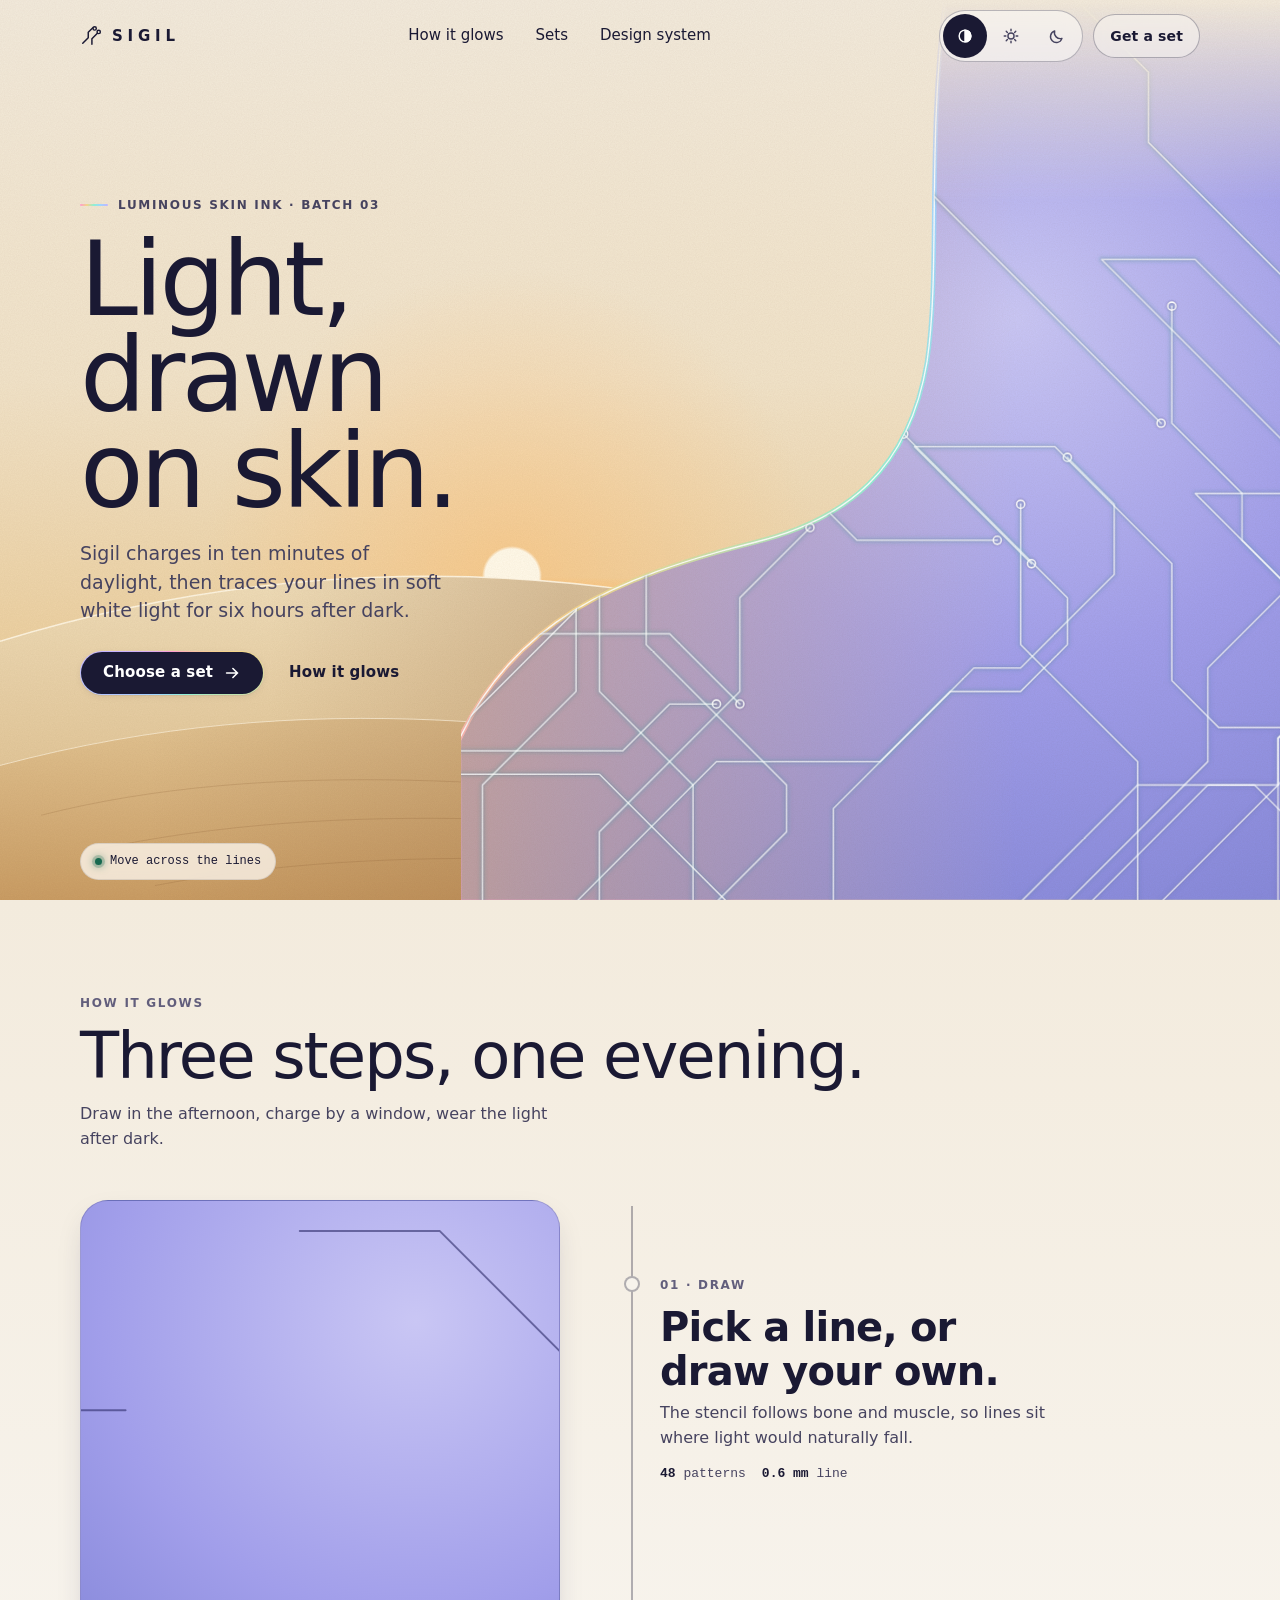
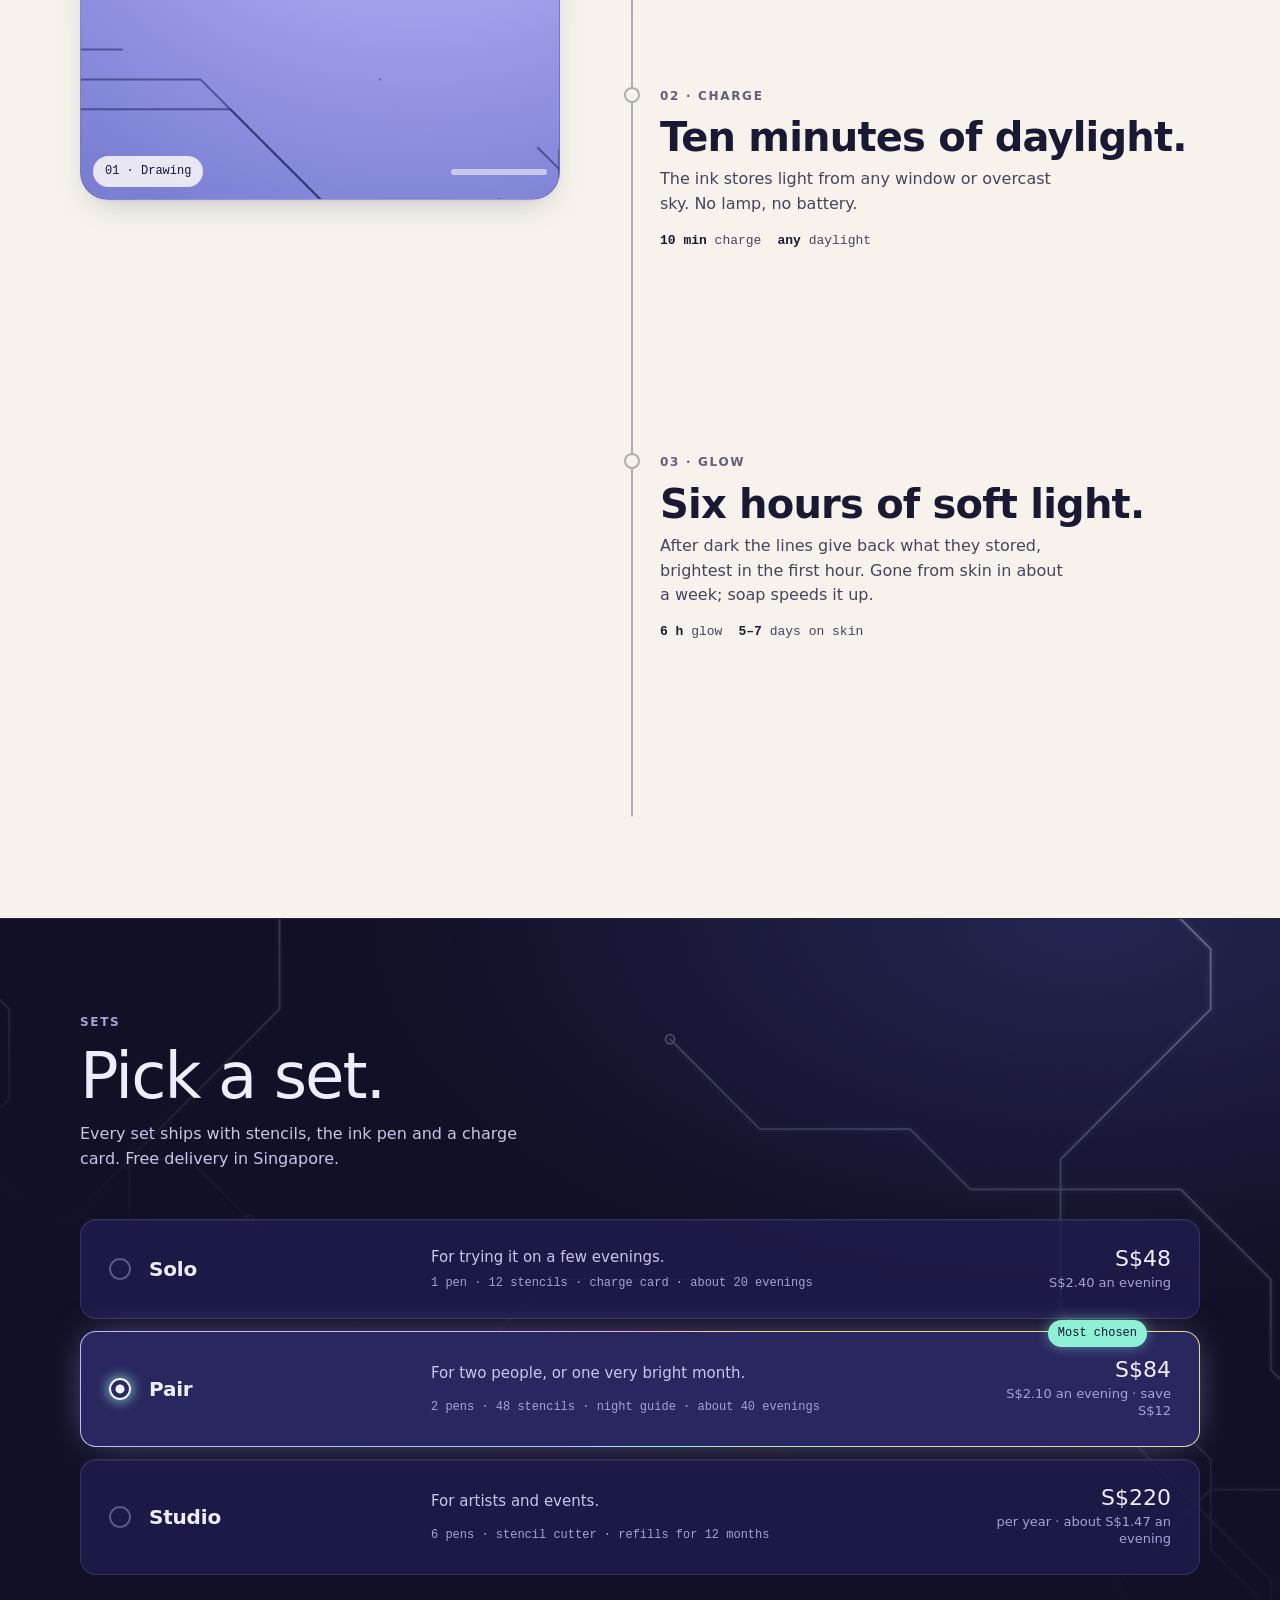
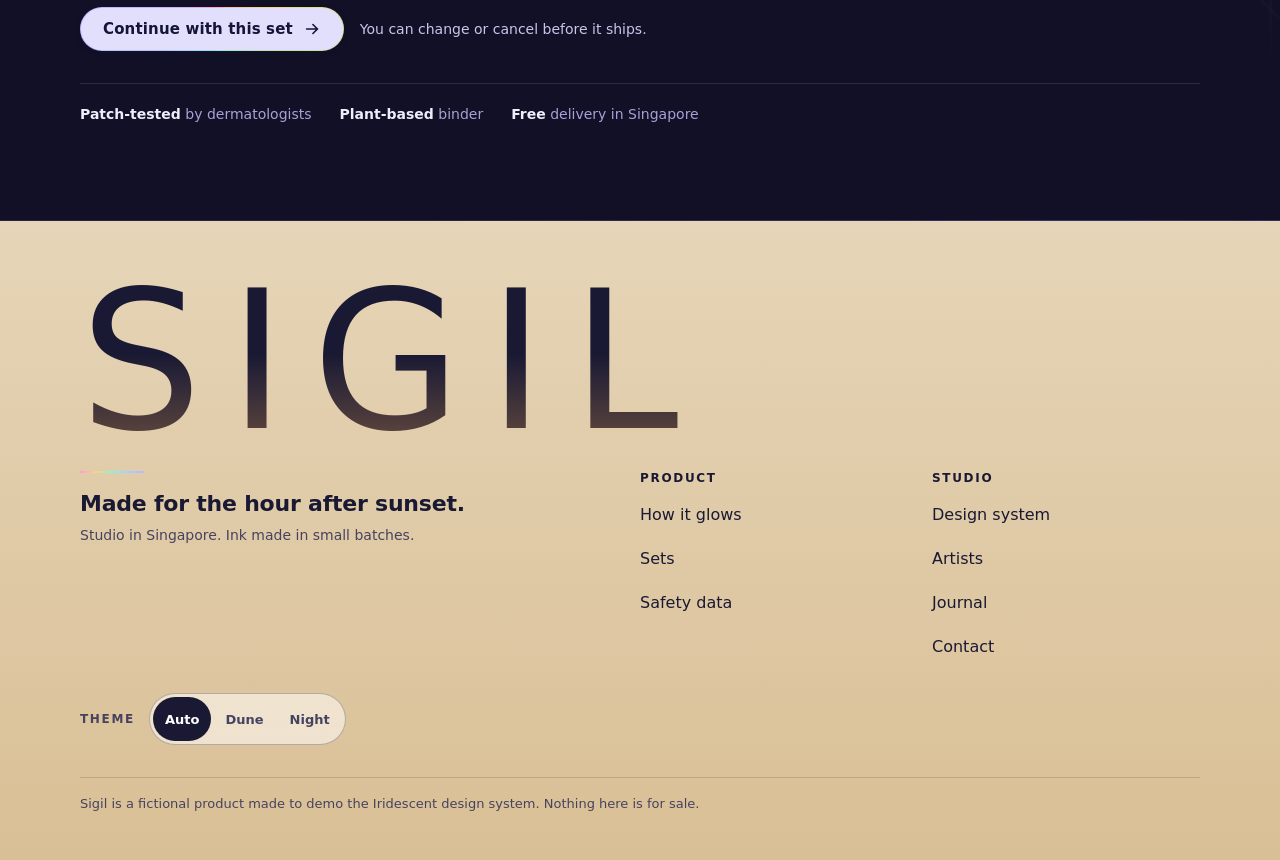
<file: index.html>
<!doctype html>
<html lang="en">
<head>
<meta charset="utf-8">
<meta name="viewport" content="width=device-width, initial-scale=1, viewport-fit=cover">
<meta name="color-scheme" content="light dark">
<meta name="theme-color" content="#efe9de" media="(prefers-color-scheme: light)">
<meta name="theme-color" content="#0f0e2b" media="(prefers-color-scheme: dark)">
<link rel="icon" href="favicon.svg" type="image/svg+xml">
<script>/* Runs before paint: apply the remembered theme and the effective mode so there is no flash. */
(function () { var r = document.documentElement, t = 'auto'; try { t = localStorage.getItem('iridescent-theme') || 'auto'; } catch (e) {}
  if (t === 'light' || t === 'dark') r.setAttribute('data-theme', t);
  r.dataset.mode = t === 'auto' ? (matchMedia('(prefers-color-scheme: dark)').matches ? 'dark' : 'light') : t; })();
</script>
<title>Sigil — light, drawn on skin</title>
<meta name="description" content="Sigil is a fictional skin-safe luminous ink. Demo page for the Iridescent design system.">
<style>
/* Generated from tokens.json by build.mjs. Do not edit by hand. */
:root {
  --p-skin-100: #e4e3fa;
  --p-skin-200: #cfcdf6;
  --p-skin-300: #b9b6f0;
  --p-skin-400: #a4a4ea;
  --p-skin-500: #8f93e0;
  --p-skin-700: #4a4ea6;
  --p-skin-900: #22234d;
  --p-dune-50: #f7f3ec;
  --p-dune-100: #ece7dc;
  --p-dune-200: #e6d5b8;
  --p-dune-400: #c9a577;
  --p-dune-700: #7a5a30;
  --p-ink-900: #1a1933;
  --p-ink-700: #46435f;
  --p-ink-500: #625e7c;
  --p-night-900: #100f24;
  --p-night-800: #17173a;
  --p-night-700: #212152;
  --p-night-600: #2c2c63;
  --p-eye-500: #2b7fe6;
  --p-eye-300: #7cc4ff;
  --p-foil-pink: #ff9bd2;
  --p-foil-gold: #f4d58a;
  --p-foil-mint: #8ef0d4;
  --p-foil-blue: #9fd6ff;
  --p-foil-lilac: #c4b3ff;
  --p-light: #ffffff;
  --grad-foil: conic-gradient(from var(--foil-angle, 0deg), #ff9bd2, #f4d58a, #8ef0d4, #9fd6ff, #c4b3ff, #ff9bd2);
  --grad-foil-linear: linear-gradient(100deg, #ff9bd2 0%, #f4d58a 25%, #8ef0d4 50%, #9fd6ff 72%, #c4b3ff 100%);
  --grad-skin: radial-gradient(120% 90% at 30% 20%, #cfcdf6 0%, #b9b6f0 45%, #a4a4ea 100%);
  --grad-dune: linear-gradient(180deg, #ece7dc 0%, #e6d5b8 60%, #c9a577 100%);
  --font-display: "Avenir Next", "Avenir", Jost, Futura, "Century Gothic", "Segoe UI Variable Display", system-ui, sans-serif;
  --font-body: -apple-system, BlinkMacSystemFont, "Segoe UI Variable Text", "Segoe UI", Inter, Roboto, system-ui, sans-serif;
  --font-mono: ui-monospace, "SF Mono", "JetBrains Mono", "IBM Plex Mono", Menlo, Consolas, monospace;
  --type-display-xl-size: clamp(3.4rem, 1.9rem + 6.6vw, 6.5rem);
  --type-display-xl-line: 0.92;
  --type-display-xl-weight: 500;
  --type-display-xl-tracking: -0.035em;
  --type-display-size: clamp(2.25rem, 1.5rem + 3.6vw, 4rem);
  --type-display-line: 1.0;
  --type-display-weight: 500;
  --type-display-tracking: -0.03em;
  --type-h1-size: clamp(1.75rem, 1.4rem + 1.6vw, 2.5rem);
  --type-h1-line: 1.1;
  --type-h1-weight: 600;
  --type-h1-tracking: -0.02em;
  --type-h2-size: 1.375rem;
  --type-h2-line: 1.2;
  --type-h2-weight: 600;
  --type-h2-tracking: -0.01em;
  --type-body-l-size: 1.1875rem;
  --type-body-l-line: 1.5;
  --type-body-l-weight: 400;
  --type-body-l-tracking: 0;
  --type-body-size: 1rem;
  --type-body-line: 1.55;
  --type-body-weight: 400;
  --type-body-tracking: 0;
  --type-small-size: 0.875rem;
  --type-small-line: 1.45;
  --type-small-weight: 400;
  --type-small-tracking: 0.005em;
  --type-label-size: 0.75rem;
  --type-label-line: 1.2;
  --type-label-weight: 600;
  --type-label-tracking: 0.14em;
  --space-0: 0;
  --space-1: 4px;
  --space-2: 8px;
  --space-3: 12px;
  --space-4: 16px;
  --space-5: 24px;
  --space-6: 32px;
  --space-7: 48px;
  --space-8: 64px;
  --space-9: 96px;
  --space-10: 144px;
  --radius-xs: 6px;
  --radius-s: 10px;
  --radius-m: 16px;
  --radius-l: 28px;
  --radius-pill: 999px;
  --elev-0: none;
  --elev-1: 0 1px 0 rgba(26,25,51,0.06), 0 2px 8px -2px rgba(26,25,51,0.10);
  --elev-2: 0 1px 0 rgba(26,25,51,0.05), 0 12px 32px -12px rgba(34,35,77,0.28);
  --elev-3: 0 30px 80px -24px rgba(34,35,77,0.45);
  --elev-glow: 0 0 0 1px rgba(255,255,255,0.6), 0 0 18px 2px rgba(196,179,255,0.55), 0 0 42px 6px rgba(142,240,212,0.25);
  --ease-out: cubic-bezier(0.22, 1, 0.36, 1);
  --ease-inout: cubic-bezier(0.65, 0, 0.35, 1);
  --dur-1: 120ms;
  --dur-2: 220ms;
  --dur-3: 420ms;
  --dur-trace: 1600ms;
  --size-tap: 44px;
  --size-content: 1120px;
  --size-measure: 62ch;
  color-scheme: light;
  --bg: #f7f3ec;
  --bg-sunk: #ece7dc;
  --surface: #fffdf9;
  --surface-skin: #b9b6f0;
  --surface-skin-deep: #a4a4ea;
  --text: #1a1933;
  --text-2: #46435f;
  --text-3: #625e7c;
  --text-on-skin: #1a1933;
  --text-on-skin-2: #2f2d55;
  --line: rgba(26,25,51,0.14);
  --line-strong: rgba(26,25,51,0.32);
  --action: #1a1933;
  --action-text: #ffffff;
  --link: #4a4ea6;
  --focus: #2b7fe6;
  --success: #17694f;
  --success-bg: #dff4ec;
  --warning: #7f4d00;
  --warning-bg: #fbeccb;
  --danger: #ad2a1f;
  --danger-bg: #fbe1dd;
  --info: #1f58b8;
  --info-bg: #e0ebfb;
  --circuit: #ffffff;
  --glow-alpha: 0.55;
  --surface-2: #ffffff;
  --surface-3: #ffffff;
  --border-1: rgba(26,25,51,0.10);
  --border-2: rgba(26,25,51,0.16);
  --border-3: rgba(26,25,51,0.22);
  --toast-bg: #1a1933;
  --toast-text: #ffffff;
  --circuit-bloom: 0;
  --sets-bg: #100f24;
  --hero-sky-1: #f1e9db;
  --hero-sky-2: #f0e2c8;
  --hero-sky-3: #ebcf9f;
  --hero-sky-4: #dcb27a;
  --dune-far-1: #eedcb8;
  --dune-far-2: #d8b682;
  --dune-near-1: #e2c493;
  --dune-near-2: #c99c63;
  --dune-crest: rgba(255,248,232,0.85);
  --figure-1: #c9c6f4;
  --figure-2: #a19eea;
  --figure-3: #7b7fd3;
  --figure-halo: rgba(185,182,240,0);
  --hero-ink: #1a1933;
  --hero-ink-2: #46435f;
  --hero-chip-bg: rgba(255,253,249,0.72);
  --foot-1: #e6d5b8;
  --foot-2: #d9bf95;
  --foot-ink: #1a1933;
  --foot-ink-2: #46435f;
  --theme-color: #efe9de;
  --horizon-glow: rgba(255,255,255,0);
  --circuit-shadow: rgba(38,36,98,0.55);
  --sun-core: rgba(255,250,236,0.95);
  --sun-glow: rgba(255,190,110,0.50);
  --dune-lee: rgba(140,92,52,0.30);
  --dune-ripple: rgba(132,88,48,0.20);
  --grain-blend: multiply;
  --grain-o: 0.10;
  --section-tint: #f3ebdd;
  --panel-ground: #efe4d0;
}
[data-theme="dark"] {
  color-scheme: dark;
  --bg: #0f0e2b;
  --bg-sunk: #0a0921;
  --surface: #17163f;
  --surface-skin: #2e2c6e;
  --surface-skin-deep: #232160;
  --surface-2: #1f1d4f;
  --surface-3: #292760;
  --border-1: rgba(196,190,255,0.12);
  --border-2: rgba(196,190,255,0.20);
  --border-3: rgba(214,208,255,0.30);
  --text: #efedfc;
  --text-2: #c9c5ec;
  --text-3: #a6a2d6;
  --text-on-skin: #f4f2ff;
  --text-on-skin-2: #d9d6f8;
  --line: rgba(196,190,255,0.14);
  --line-strong: rgba(214,208,255,0.34);
  --action: #e2dffd;
  --action-text: #15143a;
  --link: #c3bfff;
  --focus: #86cbff;
  --success: #86e3c0;
  --success-bg: #11352f;
  --warning: #f6d27f;
  --warning-bg: #3a2c12;
  --danger: #ffaa9e;
  --danger-bg: #42182a;
  --info: #a6cbff;
  --info-bg: #16295a;
  --circuit: #f4f2ff;
  --glow-alpha: 0.85;
  --circuit-bloom: 1;
  --toast-bg: #292760;
  --toast-text: #efedfc;
  --sets-bg: #0a0921;
  --elev-1: inset 0 1px 0 rgba(228,226,255,0.06), 0 1px 2px rgba(4,3,20,0.5);
  --elev-2: inset 0 1px 0 rgba(228,226,255,0.08), 0 12px 32px -12px rgba(4,3,20,0.8), 0 0 0 1px rgba(196,190,255,0.06);
  --elev-3: inset 0 1px 0 rgba(228,226,255,0.10), 0 30px 80px -20px rgba(4,3,20,0.9), 0 0 60px -20px rgba(143,147,224,0.35);
  --hero-sky-1: #0f0e2b;
  --hero-sky-2: #1a1747;
  --hero-sky-3: #2f2361;
  --hero-sky-4: #5a3a66;
  --dune-far-1: #2a1f4d;
  --dune-far-2: #1d1840;
  --dune-near-1: #191538;
  --dune-near-2: #110f2c;
  --dune-crest: rgba(244,190,150,0.55);
  --figure-1: #b9b7f7;
  --figure-2: #8789e2;
  --figure-3: #4d4fae;
  --figure-halo: rgba(160,158,255,0.55);
  --hero-ink: #efedfc;
  --hero-ink-2: #d0ccef;
  --hero-chip-bg: rgba(23,22,63,0.72);
  --foot-1: #141236;
  --foot-2: #0c0b24;
  --foot-ink: #efedfc;
  --foot-ink-2: #b9b5e2;
  --theme-color: #0f0e2b;
  --horizon-glow: rgba(255,168,140,0.30);
  --circuit-shadow: transparent;
  --sun-core: rgba(255,220,190,0);
  --sun-glow: rgba(255,168,140,0);
  --dune-lee: rgba(4,3,22,0.45);
  --dune-ripple: rgba(214,208,255,0.10);
  --grain-blend: overlay;
  --grain-o: 0.09;
  --section-tint: #121034;
  --panel-ground: #0c0b26;
}
@media (prefers-color-scheme: dark) {
  :root:not([data-theme="light"]) {
  color-scheme: dark;
  --bg: #0f0e2b;
  --bg-sunk: #0a0921;
  --surface: #17163f;
  --surface-skin: #2e2c6e;
  --surface-skin-deep: #232160;
  --surface-2: #1f1d4f;
  --surface-3: #292760;
  --border-1: rgba(196,190,255,0.12);
  --border-2: rgba(196,190,255,0.20);
  --border-3: rgba(214,208,255,0.30);
  --text: #efedfc;
  --text-2: #c9c5ec;
  --text-3: #a6a2d6;
  --text-on-skin: #f4f2ff;
  --text-on-skin-2: #d9d6f8;
  --line: rgba(196,190,255,0.14);
  --line-strong: rgba(214,208,255,0.34);
  --action: #e2dffd;
  --action-text: #15143a;
  --link: #c3bfff;
  --focus: #86cbff;
  --success: #86e3c0;
  --success-bg: #11352f;
  --warning: #f6d27f;
  --warning-bg: #3a2c12;
  --danger: #ffaa9e;
  --danger-bg: #42182a;
  --info: #a6cbff;
  --info-bg: #16295a;
  --circuit: #f4f2ff;
  --glow-alpha: 0.85;
  --circuit-bloom: 1;
  --toast-bg: #292760;
  --toast-text: #efedfc;
  --sets-bg: #0a0921;
  --elev-1: inset 0 1px 0 rgba(228,226,255,0.06), 0 1px 2px rgba(4,3,20,0.5);
  --elev-2: inset 0 1px 0 rgba(228,226,255,0.08), 0 12px 32px -12px rgba(4,3,20,0.8), 0 0 0 1px rgba(196,190,255,0.06);
  --elev-3: inset 0 1px 0 rgba(228,226,255,0.10), 0 30px 80px -20px rgba(4,3,20,0.9), 0 0 60px -20px rgba(143,147,224,0.35);
  --hero-sky-1: #0f0e2b;
  --hero-sky-2: #1a1747;
  --hero-sky-3: #2f2361;
  --hero-sky-4: #5a3a66;
  --dune-far-1: #2a1f4d;
  --dune-far-2: #1d1840;
  --dune-near-1: #191538;
  --dune-near-2: #110f2c;
  --dune-crest: rgba(244,190,150,0.55);
  --figure-1: #b9b7f7;
  --figure-2: #8789e2;
  --figure-3: #4d4fae;
  --figure-halo: rgba(160,158,255,0.55);
  --hero-ink: #efedfc;
  --hero-ink-2: #d0ccef;
  --hero-chip-bg: rgba(23,22,63,0.72);
  --foot-1: #141236;
  --foot-2: #0c0b24;
  --foot-ink: #efedfc;
  --foot-ink-2: #b9b5e2;
  --theme-color: #0f0e2b;
  --horizon-glow: rgba(255,168,140,0.30);
  --circuit-shadow: transparent;
  --sun-core: rgba(255,220,190,0);
  --sun-glow: rgba(255,168,140,0);
  --dune-lee: rgba(4,3,22,0.45);
  --dune-ripple: rgba(214,208,255,0.10);
  --grain-blend: overlay;
  --grain-o: 0.09;
  --section-tint: #121034;
  --panel-ground: #0c0b26;
  }
}
@media (prefers-reduced-motion: reduce) {
  :root { --dur-1: 0ms; --dur-2: 0ms; --dur-3: 0ms; --dur-trace: 0ms; }
}

/* ---------- Iridescent components (shared) ---------- */
@property --foil-angle { syntax: '<angle>'; inherits: true; initial-value: 0deg; }
*, *::before, *::after { box-sizing: border-box; }
html { -webkit-text-size-adjust: 100%; }
body { margin: 0; background: var(--bg); color: var(--text); font-family: var(--font-body); font-size: var(--type-body-size); line-height: var(--type-body-line); -webkit-font-smoothing: antialiased; }
img, svg { display: block; max-width: 100%; }
a { color: var(--link); text-underline-offset: 0.2em; text-decoration-thickness: 1px; }
a:hover { text-decoration-thickness: 2px; }
:focus-visible { outline: 2px solid var(--focus); outline-offset: 3px; border-radius: 6px; }
.skip { position: absolute; left: -999px; top: 8px; z-index: 99; background: var(--action); color: var(--action-text); padding: 10px 16px; border-radius: var(--radius-pill); }
.skip:focus { left: 8px; }

/* type */
.t-display-xl, .t-display, .t-h1, .t-h2 { font-family: var(--font-display); margin: 0; text-wrap: balance; }
.t-display-xl { font-size: var(--type-display-xl-size); line-height: var(--type-display-xl-line); font-weight: var(--type-display-xl-weight); letter-spacing: var(--type-display-xl-tracking); }
.t-display { font-size: var(--type-display-size); line-height: var(--type-display-line); font-weight: var(--type-display-weight); letter-spacing: var(--type-display-tracking); }
.t-h1 { font-size: var(--type-h1-size); line-height: var(--type-h1-line); font-weight: var(--type-h1-weight); letter-spacing: var(--type-h1-tracking); }
.t-h2 { font-size: var(--type-h2-size); line-height: var(--type-h2-line); font-weight: var(--type-h2-weight); letter-spacing: var(--type-h2-tracking); }
.t-body-l { font-size: var(--type-body-l-size); line-height: var(--type-body-l-line); text-wrap: pretty; }
.t-small { font-size: var(--type-small-size); line-height: var(--type-small-line); }
.t-label { font-family: var(--font-body); font-size: var(--type-label-size); line-height: var(--type-label-line); font-weight: var(--type-label-weight); letter-spacing: var(--type-label-tracking); text-transform: uppercase; }
.t-mono { font-family: var(--font-mono); font-size: 0.8125rem; letter-spacing: 0; }
.muted { color: var(--text-2); } .faint { color: var(--text-3); }

/* foil: decorative edge only. Never a fill larger than a hairline or a 2px rim. */
.foil-rim { border: 1.5px solid transparent; background: linear-gradient(var(--rim-fill, var(--surface)), var(--rim-fill, var(--surface))) padding-box, var(--grad-foil) border-box; }
.foil-text-line { height: 2px; border: 0; background: var(--grad-foil-linear); border-radius: 2px; }

/* buttons */
.btn { --rim-fill: var(--action); position: relative; display: inline-flex; align-items: center; justify-content: center; gap: 10px; min-height: var(--size-tap); padding: 0 22px; border-radius: var(--radius-pill); font: 600 0.9375rem/1 var(--font-body); letter-spacing: 0.01em; text-decoration: none; cursor: pointer; border: 1.5px solid transparent; transition: transform var(--dur-1) var(--ease-out), box-shadow var(--dur-2) var(--ease-out), background-color var(--dur-2), color var(--dur-2), --foil-angle var(--dur-3) var(--ease-out); -webkit-tap-highlight-color: transparent; white-space: nowrap; }
.btn svg { width: 18px; height: 18px; flex: none; }
.btn-primary { color: var(--action-text); background: linear-gradient(var(--action), var(--action)) padding-box, var(--grad-foil) border-box; box-shadow: var(--elev-1); }
.btn-primary:hover { --foil-angle: 140deg; box-shadow: var(--elev-1), 0 0 22px -2px rgba(196,179,255,var(--glow-alpha)), 0 0 40px -8px rgba(142,240,212,0.5); }
.btn-primary:active, .btn-secondary:active, .btn-ghost:active { transform: scale(0.97); }
a, button, label { touch-action: manipulation; -webkit-tap-highlight-color: rgba(143,147,224,0.18); }
/* holographic edge on hover for outline buttons: masked foil ring, works on any ground */
.btn-secondary::before { content: ""; position: absolute; inset: -1.5px; border-radius: inherit; padding: 1.5px; background: var(--grad-foil); -webkit-mask: linear-gradient(#000 0 0) content-box, linear-gradient(#000 0 0); -webkit-mask-composite: xor; mask: linear-gradient(#000 0 0) content-box exclude, linear-gradient(#000 0 0); opacity: 0; transition: opacity var(--dur-2) var(--ease-out); pointer-events: none; }
.btn-secondary:hover::before, .btn-secondary:focus-visible::before { opacity: 1; }
.btn-secondary:hover { --foil-angle: 140deg; }
.btn-secondary { color: var(--text); background: transparent; border-color: var(--line-strong); }
.btn-secondary:hover { border-color: transparent; background: color-mix(in srgb, var(--text) 5%, transparent); }
.btn-ghost { color: var(--text); background: transparent; padding: 0 12px; text-decoration: underline; text-decoration-color: transparent; text-underline-offset: 0.3em; }
.btn-ghost:hover { text-decoration-color: currentColor; }
.btn[disabled], .btn[aria-disabled="true"] { opacity: 1; cursor: not-allowed; color: var(--text-3); background: var(--bg-sunk); border-color: var(--line); box-shadow: none; }
.btn-sm { min-height: var(--size-tap); padding: 0 16px; font-size: 0.875rem; }
.btn .spin { width: 16px; height: 16px; border-radius: 50%; border: 2px solid currentColor; border-right-color: transparent; animation: spin 0.8s linear infinite; }
@keyframes spin { to { transform: rotate(360deg); } }
.btn-icon { width: var(--size-tap); padding: 0; }

/* inputs */
.field { display: grid; gap: 8px; }
.field label { font-size: 0.875rem; font-weight: 600; }
.input { min-height: 48px; width: 100%; padding: 0 16px; border-radius: var(--radius-s); border: 1.5px solid var(--line-strong); background: var(--surface); color: var(--text); font: 400 1rem var(--font-body); transition: border-color var(--dur-2), box-shadow var(--dur-2); }
.input::placeholder { color: var(--text-3); }
.input:hover { border-color: var(--text-2); }
.input:focus { outline: none; border-color: var(--focus); box-shadow: 0 0 0 3px color-mix(in srgb, var(--focus) 28%, transparent); }
.input[aria-invalid="true"] { border-color: var(--danger); }
.hint { font-size: 0.8125rem; color: var(--text-2); }
.hint.err { color: var(--danger); font-weight: 600; }

/* chips */
.chips { display: flex; flex-wrap: wrap; gap: 8px; }
.chip { min-height: var(--size-tap); padding: 0 16px; display: inline-flex; align-items: center; gap: 8px; border-radius: var(--radius-pill); border: 1.5px solid var(--line-strong); background: transparent; color: var(--text); font: 500 0.875rem var(--font-body); cursor: pointer; transition: background-color var(--dur-2), border-color var(--dur-2); }
.chip:hover { border-color: var(--text-2); }
.chip[aria-pressed="true"] { --rim-fill: var(--surface-skin); background: linear-gradient(var(--surface-skin), var(--surface-skin)) padding-box, var(--grad-foil) border-box; border-color: transparent; color: var(--text-on-skin); }
.chip .dot { width: 6px; height: 6px; border-radius: 50%; background: currentColor; }

/* toggle */
.switch { display: inline-flex; align-items: center; gap: 12px; min-height: var(--size-tap); cursor: pointer; font-weight: 500; }
.switch input { appearance: none; -webkit-appearance: none; margin: 0; width: 52px; height: 32px; border-radius: 999px; background: var(--bg-sunk); border: 1.5px solid var(--line-strong); position: relative; cursor: pointer; transition: background-color var(--dur-2) var(--ease-out), border-color var(--dur-2); flex: none; }
.switch input::after { content: ""; position: absolute; top: 3px; left: 3px; width: 23px; height: 23px; border-radius: 50%; background: var(--text-2); transition: transform var(--dur-2) var(--ease-out), background-color var(--dur-2), box-shadow var(--dur-2); }
.switch input:checked { background: var(--action); border-color: var(--action); }
.switch input:checked::after { transform: translateX(20px); background: var(--bg); box-shadow: 0 0 10px 1px rgba(142,240,212,0.9), 0 0 0 1.5px rgba(255,155,210,0.8); }

/* toast */
.toast-region { position: fixed; left: 50%; bottom: calc(96px + env(safe-area-inset-bottom)); transform: translateX(-50%); z-index: 60; display: grid; gap: 8px; width: min(92vw, 420px); pointer-events: none; }
.toast { --rim-fill: var(--toast-bg); pointer-events: auto; display: flex; align-items: center; gap: 12px; padding: 14px 16px; border-radius: var(--radius-m); color: var(--toast-text); background: linear-gradient(var(--toast-bg), var(--toast-bg)) padding-box, var(--grad-foil) border-box; border: 1.5px solid transparent; box-shadow: var(--elev-3); font-size: 0.9375rem; animation: toast-in var(--dur-3) var(--ease-out) both; }
.toast .t-icon { width: 20px; height: 20px; flex: none; color: var(--p-foil-mint); }
.toast button { margin-left: auto; min-height: 44px; min-width: 44px; border: 0; background: transparent; color: inherit; font: 600 0.875rem var(--font-body); text-decoration: underline; cursor: pointer; }
@keyframes toast-in { from { opacity: 0; transform: translateY(12px); } }

/* modal */
dialog.modal { border: 0; padding: 0; background: transparent; color: var(--text); max-width: min(92vw, 480px); width: 100%; }
dialog.modal::backdrop { background: rgba(10,9,33,0.62); backdrop-filter: blur(6px); -webkit-backdrop-filter: blur(6px); }
.modal-body { --rim-fill: var(--surface-3); background: linear-gradient(var(--surface-3), var(--surface-3)) padding-box, var(--grad-foil) border-box; border: 1.5px solid transparent; border-radius: var(--radius-l); padding: 28px; box-shadow: var(--elev-3); }
dialog.modal[open] .modal-body { animation: modal-in var(--dur-3) var(--ease-out) both; }
@keyframes modal-in { from { opacity: 0; transform: translateY(16px) scale(0.98); } }
.modal-actions { display: flex; gap: 12px; justify-content: flex-end; flex-wrap: wrap; margin-top: 24px; }

@media (prefers-reduced-motion: reduce) {
  *, *::before, *::after { animation-duration: 0.001ms !important; animation-iteration-count: 1 !important; transition-duration: 0.001ms !important; scroll-behavior: auto !important; }
}
/* re-resolve foil per element so --foil-angle can animate locally */
.btn, .chip, .toast, .modal-body, .foil-rim, .set, [data-foil] { --grad-foil: conic-gradient(from var(--foil-angle), var(--p-foil-pink), var(--p-foil-gold), var(--p-foil-mint), var(--p-foil-blue), var(--p-foil-lilac), var(--p-foil-pink)); }
/* circuit motif */
.circuit .trace { --heat: 0; }
.circuit .fringe { opacity: calc(0.16 + var(--heat) * 0.7); filter: blur(2px); transition: opacity 240ms; }
.circuit .core { opacity: calc(0.78 + var(--heat) * 0.22); }
.circuit .pulse { stroke: var(--circuit, #fff); opacity: 0.95; filter: drop-shadow(0 0 4px var(--circuit, #fff)) drop-shadow(0 0 8px #c4b3ff); }
.circuit .core { stroke: var(--circuit, #fff); }
.circuit .node { fill: color-mix(in srgb, #fff calc(var(--heat) * 100%), transparent); }
@media (prefers-reduced-motion: reduce) { .circuit .pulse { display: none; } .circuit .fringe { filter: blur(1.5px); } }

/* Night: lines emit light. Bloom = a blurred copy of the white core under it plus a wider foil fringe. */
.circuit .bloom { display: none; }
@media (prefers-color-scheme: dark) { :root:not([data-theme="light"]) .circuit .bloom { display: inline; } :root:not([data-theme="light"]) .circuit .fringe { opacity: calc(0.42 + var(--heat) * 0.58); stroke-width: 9; } }
[data-theme="dark"] .circuit .bloom { display: inline; }
[data-theme="dark"] .circuit .fringe { opacity: calc(0.42 + var(--heat) * 0.58); stroke-width: 9; }
.circuit .bloom { stroke: var(--circuit); stroke-width: 5; opacity: calc(0.35 + var(--heat) * 0.5); filter: blur(5px); }
/* tinted layered surfaces */
.layer-1 { background: var(--surface); border: 1px solid var(--border-1); box-shadow: var(--elev-1); }
.layer-2 { background: var(--surface-2); border: 1px solid var(--border-2); box-shadow: var(--elev-2); }
.layer-3 { background: var(--surface-3); border: 1px solid var(--border-3); box-shadow: var(--elev-3); }
/* dithering grain to stop gradient banding on large dark fills (inline SVG noise, no network) */
.grain { position: relative; isolation: isolate; }
:root[data-mode="light"] .grain:not(.sets)::after { background-image: url("data:image/svg+xml,%3Csvg xmlns='http://www.w3.org/2000/svg' width='160' height='160'%3E%3Cfilter id='n'%3E%3CfeTurbulence type='fractalNoise' baseFrequency='.85' numOctaves='2' stitchTiles='stitch'/%3E%3CfeColorMatrix values='0 0 0 0 .42 0 0 0 0 .3 0 0 0 0 .18 0 0 0 1.1 -.2'/%3E%3C/filter%3E%3Crect width='100%25' height='100%25' filter='url(%23n)'/%3E%3C/svg%3E") !important; }
.grain::after { content: ""; position: absolute; inset: 0; z-index: 0; pointer-events: none; opacity: var(--grain-o, 0.05); mix-blend-mode: var(--grain-blend, overlay);
  background-image: url("data:image/svg+xml,%3Csvg xmlns='http://www.w3.org/2000/svg' width='160' height='160'%3E%3Cfilter id='n'%3E%3CfeTurbulence type='fractalNoise' baseFrequency='.9' numOctaves='2' stitchTiles='stitch'/%3E%3CfeColorMatrix values='0 0 0 0 1 0 0 0 0 1 0 0 0 0 1 0 0 0 .9 0'/%3E%3C/filter%3E%3Crect width='100%25' height='100%25' filter='url(%23n)'/%3E%3C/svg%3E"); }
/* theme switch (shared) */
.seg { display: inline-flex; padding: 3px; border-radius: 999px; border: 1px solid var(--line-strong); gap: 2px; background: color-mix(in srgb, var(--surface) 55%, transparent); -webkit-backdrop-filter: blur(10px); backdrop-filter: blur(10px); }
.seg button { min-height: 44px; min-width: 58px; padding: 0 12px; border: 0; border-radius: 999px; background: transparent; color: var(--text-2); font: 600 0.8125rem var(--font-body); cursor: pointer; }
.seg button[aria-pressed="true"] { background: var(--action); color: var(--action-text); }

/* ---------- landing ---------- */
body { overflow-x: hidden; }
.wrap { width: min(100% - 40px, var(--size-content)); margin-inline: auto; }
.sec { padding-block: var(--space-9); }
.sec-head { display: grid; gap: 14px; margin-bottom: var(--space-7); }
.sec-head .t-label { color: var(--text-3); }
.sec-head p { margin: 0; color: var(--text-2); max-width: 46ch; }

/* top bar: brand + one control on phones; nav, theme and CTA from 900px */
.top { position: absolute; inset: 0 0 auto; z-index: 10; }
.top .wrap { display: flex; align-items: center; justify-content: space-between; min-height: 72px; gap: 16px; }
.mark { display: inline-flex; align-items: center; gap: 10px; color: var(--hero-ink); text-decoration: none; font: 600 0.9375rem/1 var(--font-display); letter-spacing: 0.32em; min-height: 44px; }
.mark svg { width: 22px; height: 22px; }
.top nav { display: none; gap: 4px; }
.top nav a { color: var(--hero-ink); text-decoration: none; font-size: 0.9375rem; padding: 0 14px; min-height: 44px; display: inline-flex; align-items: center; border-radius: 999px; transition: background-color var(--dur-1); }
.top nav a:hover { background: color-mix(in srgb, var(--hero-ink) 8%, transparent); }
.top nav a:active { transform: scale(0.97); }
.top .right { display: flex; align-items: center; gap: 10px; }
.top .seg, .top .getset { display: none; }
.top .btn-secondary { color: var(--hero-ink); border-color: color-mix(in srgb, var(--hero-ink) 30%, transparent); background: color-mix(in srgb, var(--hero-chip-bg) 60%, transparent); -webkit-backdrop-filter: blur(8px); backdrop-filter: blur(8px); }
.menu-btn svg { width: 18px; height: 18px; }
.seg.icons button { min-width: 44px; padding: 0; display: inline-grid; place-items: center; }
.seg.icons svg { width: 18px; height: 18px; }
.top .seg { --line-strong: color-mix(in srgb, var(--hero-ink) 28%, transparent); --text-2: var(--hero-ink-2); }

/* menu sheet: bottom of the screen, in thumb reach */
dialog.sheet { margin: auto 0 0; width: 100%; max-width: 100%; max-height: 92svh; padding: 0; border: 0; background: transparent; color: var(--text); overscroll-behavior: contain; }
dialog.sheet::backdrop { background: rgba(10,9,33,0.5); }
.sheet-body { position: relative; background: var(--surface-3); border-radius: 24px 24px 0 0; padding: 10px 20px calc(20px + env(safe-area-inset-bottom)); box-shadow: var(--elev-3); }
.sheet-body::before { content: ""; position: absolute; left: 24px; right: 24px; top: 0; height: 1.5px; background: var(--grad-foil-linear); border-radius: 2px; }
dialog.sheet[open] .sheet-body { animation: sheet-in var(--dur-3) var(--ease-out) both; }
@keyframes sheet-in { from { transform: translateY(24px); opacity: 0; } }
.sheet-head { display: flex; align-items: center; justify-content: space-between; min-height: 52px; }
.sheet-head .t-label { color: var(--text-3); }
.sheet nav { display: grid; }
.sheet nav a { display: flex; align-items: center; justify-content: space-between; min-height: 56px; color: var(--text); text-decoration: none; font: 500 1.375rem/1.2 var(--font-display); border-bottom: 1px solid var(--border-1); }
.sheet nav a:active { background: color-mix(in srgb, var(--text) 5%, transparent); }
.sheet nav svg { width: 20px; height: 20px; color: var(--text-3); }
.sheet-theme { display: flex; align-items: center; justify-content: space-between; gap: 12px; padding-top: 18px; }
.sheet-theme .t-label { color: var(--text-3); }

/* hero: periwinkle skin against a lit dune field */
.hero { --sun-x: 22%; --sun-y: 60%; position: relative; min-height: max(760px, 100svh); overflow: hidden; isolation: isolate; color: var(--hero-ink);
  background:
    radial-gradient(circle 30px at var(--sun-x) var(--sun-y), var(--sun-core) 0 27px, transparent 30px),
    radial-gradient(ellipse 28% 1.6% at var(--sun-x) calc(var(--sun-y) + 1.2%), var(--sun-glow), transparent 70%),
    radial-gradient(circle 440px at var(--sun-x) var(--sun-y), var(--sun-glow), transparent 70%),
    radial-gradient(70% 38% at 18% 86%, var(--horizon-glow), transparent 70%),
    linear-gradient(180deg, var(--hero-sky-1) 0%, var(--hero-sky-2) 42%, var(--hero-sky-3) 72%, var(--hero-sky-4) 100%); }
.hero.grain::after { z-index: -1; }
.hero .dunes { position: absolute; inset: auto 0 0 0; height: 46%; z-index: -2; width: 100%; }
.hero .figure { position: absolute; z-index: -1; right: -24%; bottom: -2px; width: 140%; height: 46%; }
.hero .figure::before { content: ""; position: absolute; inset: 10% -10% -10% 10%; background: radial-gradient(closest-side, var(--figure-halo), transparent); filter: blur(30px); z-index: -1; }
.hero .figure-svg { width: 100%; height: 100%; -webkit-mask-image: linear-gradient(180deg, transparent 0, rgba(0,0,0,.35) 18%, #000 42%); mask-image: linear-gradient(180deg, transparent 0, rgba(0,0,0,.35) 18%, #000 42%); }
:root[data-mode="light"] .hero .circuit { filter: drop-shadow(0 0.75px 1.25px var(--circuit-shadow)); }
.hero-copy { position: relative; padding-top: 112px; display: grid; gap: 20px; }
.hero-copy > * { max-width: 34rem; animation: rise 640ms var(--ease-out) both; animation-delay: calc(80ms + var(--i, 0) * 70ms); }
@keyframes rise { from { opacity: 0; transform: translateY(14px); } }
.hero-copy .t-label { color: var(--hero-ink-2); display: inline-flex; gap: 10px; align-items: center; }
.hero-copy .t-label::before { content: ""; width: 28px; height: 2px; background: var(--grad-foil-linear); border-radius: 2px; }
.hero-copy p { margin: 0; max-width: 30ch; color: var(--hero-ink-2); }
.hero-cta { display: flex; flex-wrap: wrap; gap: 8px 12px; align-items: center; margin-top: 6px; }
.hero .btn-ghost { color: var(--hero-ink); }
:root[data-mode="dark"] .hero-copy .t-display-xl { text-shadow: 0 0 40px rgba(160,158,255,0.35); }
.hero-foot { position: absolute; left: 0; right: 0; bottom: 20px; z-index: 2; }
.hero-foot .wrap { display: flex; justify-content: space-between; align-items: end; gap: 12px; }
.readout { display: none; font-family: var(--font-mono); font-size: 0.75rem; color: var(--hero-ink); border: 1px solid var(--border-1); background: var(--hero-chip-bg); -webkit-backdrop-filter: blur(8px); backdrop-filter: blur(8px); border-radius: 999px; padding: 8px 14px; gap: 8px; align-items: center; }
.readout i { width: 7px; height: 7px; border-radius: 50%; background: var(--success); box-shadow: 0 0 0 3px color-mix(in srgb, var(--success) 22%, transparent), 0 0 10px var(--success); }
.tilt { display: none; margin-left: auto; }
.tilt.show { display: inline-flex; }

/* how it glows: a skin panel that is drawn, charged and lit by scroll */
.how { background: linear-gradient(180deg, var(--section-tint), var(--bg) 45%); }
.how-grid { display: grid; gap: var(--space-6); align-items: start; }
.panel-wrap { position: sticky; top: 12px; z-index: 2; }
.panel { --pl: rgba(38,36,98,0.72); --veil: 0; --sun: 0; position: relative; margin: 0; height: min(34svh, 300px); border-radius: var(--radius-l); overflow: hidden; isolation: isolate;
  background: radial-gradient(120% 90% at 70% 20%, var(--figure-1), var(--figure-2) 55%, var(--figure-3)); box-shadow: var(--elev-2); border: 1px solid var(--border-2); }
.panel::before { content: ""; position: absolute; inset: 0; z-index: 0; background: radial-gradient(90% 80% at 30% 20%, #1f1d4f, #0a0921); opacity: var(--veil); transition: opacity 500ms var(--ease-out); }
.panel::after { content: ""; position: absolute; inset: -20% -60%; z-index: 0; background: linear-gradient(105deg, transparent 35%, rgba(255,214,150,0.55) 48%, rgba(255,246,226,0.75) 50%, rgba(255,214,150,0.55) 52%, transparent 65%); opacity: var(--sun); transform: translateX(calc(-30% + var(--sweep, 0) * 60%)); transition: opacity 400ms var(--ease-out); }
.panel svg { position: absolute; inset: 0; width: 100%; height: 100%; z-index: 1; }
.panel .circuit .core, .panel .circuit .node { stroke: var(--pl); transition: stroke 400ms var(--ease-out); }
.panel .circuit .core { stroke-width: 2; }
.panel .circuit .fringe { opacity: 0; transition: opacity 400ms; }
.panel .circuit .bloom { display: inline; opacity: 0; transition: opacity 400ms; }
.panel[data-state="charge"] { --pl: #fffaf0; --sun: 1; }
.panel[data-state="charge"] .circuit .fringe { opacity: 0.35; }
.panel[data-state="glow"] { --pl: #f4f2ff; --veil: 0.86; }
.panel[data-state="glow"] .circuit .fringe { opacity: 0.75; stroke-width: 9; }
.panel[data-state="glow"] .circuit .bloom { opacity: 0.6; }
.panel-cap { position: absolute; z-index: 2; left: 12px; right: 12px; bottom: 12px; display: flex; align-items: center; justify-content: space-between; gap: 10px; font-size: 0.75rem; color: #15143a; }
.panel-cap .ps { background: rgba(255,253,249,0.82); padding: 6px 12px; border-radius: 999px; }
.panel[data-state="glow"] .panel-cap .ps { background: rgba(23,22,63,0.8); color: #efedfc; }
.panel-cap .meter { width: 96px; height: 6px; border-radius: 6px; background: rgba(255,253,249,0.55); overflow: hidden; }
.panel-cap .meter i { display: block; height: 100%; width: calc(var(--charge, 0) * 100%); background: var(--grad-foil-linear); border-radius: 6px; }
.steps { list-style: none; margin: 0; padding: 0 0 0 36px; position: relative; display: grid; gap: var(--space-7); }
.steps .rail { position: absolute; left: 7px; top: 6px; bottom: 6px; width: 2px; height: calc(100% - 12px); overflow: visible; }
.steps .rail line { stroke: var(--line-strong); stroke-width: 2; }
.steps .rail .lit { stroke: url(#railfoil); stroke-width: 2; stroke-dasharray: 1; stroke-dashoffset: calc(1 - var(--p, 0)); filter: drop-shadow(0 0 4px rgba(196,179,255,0.9)); }
.step { position: relative; }
.step::before { content: ""; position: absolute; left: -36px; top: 4px; width: 16px; height: 16px; border-radius: 50%; border: 2px solid var(--line-strong); background: var(--bg); transition: border-color var(--dur-3), box-shadow var(--dur-3); }
.step.on::before { border-color: var(--text); box-shadow: 0 0 0 4px var(--bg), 0 0 14px 4px rgba(142,240,212,0.75); }
.step .t-label { color: var(--text-3); }
.step h3 { margin: 8px 0 8px; }
.step p { margin: 0; max-width: 40ch; color: var(--text-2); }
.step .spec { margin-top: 14px; display: flex; gap: 16px; flex-wrap: wrap; color: var(--text-2); }
.step .spec b { color: var(--text); font-weight: 600; }

/* sets / pricing: always the night section */
.sets { background: radial-gradient(80% 60% at 85% 0%, rgba(77,79,174,0.30), transparent 70%), var(--sets-bg); color: #efedfc; position: relative; overflow: hidden; --surface: #17163f; --surface-2: #1f1d4f; --surface-3: #292760; --text: #efedfc; --text-2: #c9c5ec; --text-3: #a6a2d6; --line: rgba(196,190,255,0.14); --line-strong: rgba(214,208,255,0.34); --action: #e2dffd; --action-text: #15143a; --focus: #86cbff; --bg: #0f0e2b; --circuit: #f4f2ff; --glow-alpha: 0.85; --grain-blend: overlay; --grain-o: 0.09; color-scheme: dark; border-block: 1px solid rgba(196,190,255,0.12); }
.sets > .wrap { position: relative; z-index: 1; }
.sets .bgline { position: absolute; inset: 0; width: 100%; height: 100%; opacity: 0.42; pointer-events: none; -webkit-mask-image: linear-gradient(200deg, #000 0%, transparent 55%); mask-image: linear-gradient(200deg, #000 0%, transparent 55%); }
.set-list { display: grid; gap: 12px; position: relative; border: 0; margin: 0; padding: 0; }
.set { position: relative; display: grid; grid-template-columns: 1fr auto; gap: 6px 16px; padding: 22px 22px 22px 60px; border-radius: var(--radius-m); border: 1.5px solid var(--line); cursor: pointer; background: color-mix(in srgb, var(--surface-2) 78%, transparent); box-shadow: inset 0 1px 0 rgba(228,226,255,0.06); transition: border-color var(--dur-2), background-color var(--dur-2), transform var(--dur-1) var(--ease-out), box-shadow var(--dur-2), --foil-angle var(--dur-3) var(--ease-out); }
.set:hover { border-color: var(--line-strong); background-color: color-mix(in srgb, var(--surface-3) 80%, transparent); --foil-angle: 120deg; }
.set:active { transform: scale(0.99); }
.set input { position: absolute; opacity: 0; width: 1px; height: 1px; }
.set .radio { position: absolute; left: 22px; top: 25px; width: 22px; height: 22px; border-radius: 50%; border: 2px solid var(--line-strong); transition: box-shadow var(--dur-2), border-color var(--dur-2); }
.set .name { font: 600 1.25rem/1.2 var(--font-display); letter-spacing: -0.01em; }
.set .price { grid-row: 1; grid-column: 2; font: 500 1.375rem/1.1 var(--font-display); text-align: right; }
.set .price small { display: block; font: 400 0.8125rem/1.3 var(--font-body); color: var(--text-3); margin-top: 4px; }
.set .desc { grid-column: 1 / -1; color: var(--text-2); font-size: 0.9375rem; max-width: 52ch; }
.set .box { grid-column: 1 / -1; color: var(--text-3); font-size: 0.75rem; }
.set .tag { grid-column: 1 / -1; justify-self: start; margin-top: 6px; font-family: var(--font-mono); font-size: 0.75rem; color: #15143a; box-shadow: 0 0 14px -2px rgba(142,240,212,0.7); background: var(--p-foil-mint); padding: 4px 10px; border-radius: 999px; }
.set:has(input:checked) { border-color: transparent; background: linear-gradient(var(--surface-3), var(--surface-3)) padding-box, var(--grad-foil) border-box; box-shadow: 0 0 40px -12px rgba(196,179,255,0.6); }
.set:has(input:checked) .radio { border-color: var(--circuit); background: radial-gradient(circle, var(--circuit) 0 4px, transparent 5px); box-shadow: 0 0 12px 2px rgba(142,240,212,0.7); }
.set:has(input:focus-visible) { outline: 2px solid var(--focus); outline-offset: 3px; }
.buy { margin-top: var(--space-6); display: flex; flex-wrap: wrap; gap: 16px; align-items: center; position: relative; }
.buy .t-small { color: var(--text-2); }
.trust { margin-top: var(--space-6); display: flex; flex-wrap: wrap; gap: 10px 28px; color: var(--text-3); padding-top: 20px; border-top: 1px solid var(--line); }
.trust b { color: var(--text); font-weight: 600; }

/* mobile buy bar: only while the sets are on screen and the in-page button is not */
.buybar { position: fixed; z-index: 40; left: 12px; right: 12px; bottom: calc(12px + env(safe-area-inset-bottom)); display: flex; align-items: center; justify-content: space-between; gap: 12px; padding: 8px 8px 8px 18px; border-radius: 22px; color: #efedfc; background: rgba(31,29,79,0.92); border: 1px solid rgba(214,208,255,0.30); box-shadow: 0 12px 32px rgba(4,3,20,0.5); -webkit-backdrop-filter: blur(12px); backdrop-filter: blur(12px); transform: translateY(140%); transition: transform var(--dur-3) var(--ease-out); --action: #e2dffd; --action-text: #15143a; }
.buybar.show { transform: none; }
.buybar .sum { font-size: 0.9375rem; line-height: 1.3; }
.buybar .sum small { display: block; color: #c9c5ec; font-size: 0.75rem; }

/* footer */
.foot { background: linear-gradient(180deg, var(--foot-1), var(--foot-2)); color: var(--foot-ink); padding: var(--space-8) 0 calc(var(--space-6) + env(safe-area-inset-bottom)); }
.foot .big { font: 500 clamp(4rem, 2rem + 14vw, 12rem)/0.8 var(--font-display); letter-spacing: 0.14em; margin: 0 0 var(--space-6); color: var(--foot-ink); background: linear-gradient(180deg, var(--foot-ink) 45%, color-mix(in srgb, var(--foot-ink) 55%, #b07a45)); -webkit-background-clip: text; background-clip: text; -webkit-text-fill-color: transparent; }
:root[data-mode="dark"] .foot .big { background: none; -webkit-text-fill-color: transparent; color: transparent; -webkit-text-stroke: 1.5px var(--circuit); filter: drop-shadow(0 0 6px rgba(160,158,255,0.7)) drop-shadow(0 0 22px rgba(134,203,255,0.35)); }
.foot .rule { width: 64px; height: 2px; background: var(--grad-foil-linear); border-radius: 2px; margin-bottom: 18px; }
.foot-grid { display: grid; gap: 24px; grid-template-columns: 1fr 1fr; }
.foot h4 { margin: 0 0 8px; }
.foot ul { list-style: none; margin: 0; padding: 0; }
.foot li a { color: var(--foot-ink); text-decoration: none; min-height: 44px; min-width: 44px; padding-right: 8px; display: inline-flex; align-items: center; }
.foot li a:hover { text-decoration: underline; }
.foot-grid > div:first-child { grid-column: 1 / -1; }
.foot .fine { grid-column: 1 / -1; color: var(--foot-ink-2); font-size: 0.8125rem; border-top: 1px solid var(--border-2); padding-top: 16px; margin-top: 8px; }
.foot .theme-row { grid-column: 1 / -1; display: flex; align-items: center; gap: 14px; flex-wrap: wrap; }
.foot .theme-row .t-label { color: var(--foot-ink-2); }
.foot .seg { --line-strong: color-mix(in srgb, var(--foot-ink) 28%, transparent); --text-2: var(--foot-ink-2); }

@media (prefers-reduced-motion: reduce) { .hero-copy > *, dialog.sheet[open] .sheet-body { animation: none; } .buybar, .panel::before, .panel::after, .panel .circuit * { transition: none; } }
@media (min-width: 600px) { .readout { display: inline-flex; } }
@media (min-width: 900px) {
  .top nav, .top .seg { display: flex; }
  .top .getset { display: inline-flex; }
  .menu-btn, .buybar { display: none; }
  .hero .figure { right: -6%; width: 70%; height: 100%; }
  .hero .figure-svg { -webkit-mask-image: linear-gradient(180deg, transparent 0, #000 22%); mask-image: linear-gradient(180deg, transparent 0, #000 22%); }
  .hero-copy { padding-top: 22vh; }
  .hero { --sun-x: 40%; --sun-y: 64%; }
  .how-grid { grid-template-columns: 5fr 6fr; gap: var(--space-8); }
  .panel-wrap { top: 96px; }
  .panel { height: auto; aspect-ratio: 4 / 5; max-height: 72vh; }
  .steps { padding-top: 8vh; padding-bottom: 20vh; gap: 22vh; }
  .set { grid-template-columns: 1fr 2fr 200px; align-items: center; padding: 26px 28px 26px 68px; gap: 4px 24px; }
  .set .name { grid-column: 1; grid-row: 1 / span 2; }
  .set .desc { grid-column: 2; grid-row: 1; }
  .set .box { grid-column: 2; grid-row: 2; }
  .set .price { grid-column: 3; grid-row: 1 / span 2; }
  .set .tag { position: absolute; top: -12px; right: 24px; margin: 0; }
  .set .radio { left: 28px; top: 50%; translate: 0 -50%; }
  .foot-grid { grid-template-columns: 2fr 1fr 1fr; }
  .foot-grid > div:first-child { grid-column: auto; }
}
</style>
</head>
<body>
<a class="skip" href="#main">Skip to content</a>
<header class="top">
  <div class="wrap">
    <a class="mark" href="#" aria-label="Sigil home">
      <svg viewBox="0 0 24 24" fill="none" stroke="currentColor" stroke-width="1.6" stroke-linecap="round" stroke-linejoin="round" aria-hidden="true"><path d="M3 20 L9 14 L9 8 L14 3"/><circle cx="16" cy="3.8" r="1.8"/><path d="M13 21 L13 15 L19 9"/><circle cx="20.4" cy="7.6" r="1.8"/></svg>
      SIGIL
    </a>
    <nav aria-label="Primary"><a href="#how">How it glows</a><a href="#sets">Sets</a><a href="design-system.html">Design system</a></nav>
    <div class="right">
      <div class="seg icons" role="group" aria-label="Theme" data-theme-switch>
        <button type="button" data-t="auto" aria-pressed="true" aria-label="Auto theme" title="Auto"><svg viewBox="0 0 20 20" fill="none" stroke="currentColor" stroke-width="1.6" aria-hidden="true"><circle cx="10" cy="10" r="6.5"/><path d="M10 3.5a6.5 6.5 0 0 1 0 13z" fill="currentColor"/></svg></button>
        <button type="button" data-t="light" aria-pressed="false" aria-label="Dune (light) theme" title="Dune"><svg viewBox="0 0 20 20" fill="none" stroke="currentColor" stroke-width="1.6" stroke-linecap="round" aria-hidden="true"><circle cx="10" cy="10" r="3.4"/><path d="M10 2.5v1.8M10 15.7v1.8M2.5 10h1.8M15.7 10h1.8M4.7 4.7l1.3 1.3M14 14l1.3 1.3M4.7 15.3 6 14M14 6l1.3-1.3"/></svg></button>
        <button type="button" data-t="dark" aria-pressed="false" aria-label="Night (dark) theme" title="Night"><svg viewBox="0 0 20 20" fill="none" stroke="currentColor" stroke-width="1.6" stroke-linejoin="round" aria-hidden="true"><path d="M15.5 12.6A6.5 6.5 0 0 1 7.4 4.5a6.5 6.5 0 1 0 8.1 8.1z"/></svg></button>
      </div>
      <a class="btn btn-secondary btn-sm getset" href="#sets">Get a set</a>
      <button class="btn btn-secondary btn-sm menu-btn" type="button" id="menubtn" aria-haspopup="dialog" aria-controls="menu" aria-expanded="false"><svg viewBox="0 0 20 20" fill="none" stroke="currentColor" stroke-width="1.8" stroke-linecap="round" aria-hidden="true"><path d="M3.5 7h13M3.5 13h9"/></svg>Menu</button>
    </div>
  </div>
</header>

<dialog class="sheet" id="menu" aria-labelledby="menu-title">
  <div class="sheet-body">
    <div class="sheet-head"><span class="t-label" id="menu-title">Sigil</span><button class="btn btn-ghost btn-icon" type="button" data-close aria-label="Close menu"><svg viewBox="0 0 20 20" fill="none" stroke="currentColor" stroke-width="1.8" stroke-linecap="round" aria-hidden="true"><path d="M5 5l10 10M15 5L5 15"/></svg></button></div>
    <nav aria-label="Menu">
      <a href="#how" data-close>How it glows <svg viewBox="0 0 20 20" fill="none" stroke="currentColor" stroke-width="1.8" stroke-linecap="round" aria-hidden="true"><path d="M4 10h11M11 5l5 5-5 5"/></svg></a>
      <a href="#sets" data-close>Sets and prices <svg viewBox="0 0 20 20" fill="none" stroke="currentColor" stroke-width="1.8" stroke-linecap="round" aria-hidden="true"><path d="M4 10h11M11 5l5 5-5 5"/></svg></a>
      <a href="#foot" data-close>Studio <svg viewBox="0 0 20 20" fill="none" stroke="currentColor" stroke-width="1.8" stroke-linecap="round" aria-hidden="true"><path d="M4 10h11M11 5l5 5-5 5"/></svg></a>
      <a href="design-system.html">Design system <svg viewBox="0 0 20 20" fill="none" stroke="currentColor" stroke-width="1.8" stroke-linecap="round" aria-hidden="true"><path d="M4 10h11M11 5l5 5-5 5"/></svg></a>
    </nav>
    <div class="sheet-theme"><span class="t-label">Theme</span>
      <div class="seg" role="group" aria-label="Theme" data-theme-switch><button type="button" data-t="auto" aria-pressed="true">Auto</button><button type="button" data-t="light" aria-pressed="false">Dune</button><button type="button" data-t="dark" aria-pressed="false">Night</button></div>
    </div>
  </div>
</dialog>

<main id="main">
<section class="hero grain" aria-labelledby="hero-title">
  <svg class="dunes" viewBox="0 0 1440 400" preserveAspectRatio="xMinYMax slice" aria-hidden="true">
    <defs>
      <linearGradient id="d1" x1="0" y1="0" x2="0" y2="1"><stop offset="0" style="stop-color:var(--dune-far-1)"/><stop offset="1" style="stop-color:var(--dune-far-2)"/></linearGradient>
      <linearGradient id="d2" x1="0" y1="0" x2="0" y2="1"><stop offset="0" style="stop-color:var(--dune-near-1)"/><stop offset="1" style="stop-color:var(--dune-near-2)"/></linearGradient>
      <linearGradient id="lee1" x1="0" y1="0" x2="1" y2="0"><stop offset="0.18" stop-opacity="0" style="stop-color:var(--dune-lee)"/><stop offset="0.38" stop-opacity="0.8" style="stop-color:var(--dune-lee)"/><stop offset="0.75" stop-opacity="0" style="stop-color:var(--dune-lee)"/></linearGradient>
      <linearGradient id="lee2" x1="0" y1="0" x2="1" y2="0"><stop offset="0.1" stop-opacity="0" style="stop-color:var(--dune-lee)"/><stop offset="0.32" stop-opacity="0.7" style="stop-color:var(--dune-lee)"/><stop offset="0.6" stop-opacity="0" style="stop-color:var(--dune-lee)"/><stop offset="0.8" stop-opacity="0" style="stop-color:var(--dune-lee)"/><stop offset="1" stop-opacity="0.6" style="stop-color:var(--dune-lee)"/></linearGradient>
    </defs>
    <path d="M0 150 C 260 70, 520 70, 760 130 S 1200 210, 1440 110 L1440 400 L0 400Z" fill="url(#d1)"/>
    <path d="M0 150 C 260 70, 520 70, 760 130 S 1200 210, 1440 110 L1440 400 L0 400Z" fill="url(#lee1)"/>
    <path d="M0 150 C 260 70, 520 70, 760 130 S 1200 210, 1440 110" fill="none" style="stroke:var(--dune-crest)" stroke-width="1.5" vector-effect="non-scaling-stroke"/>
    <path d="M0 270 C 300 190, 560 230, 820 280 S 1240 250, 1440 220 L1440 400 L0 400Z" fill="url(#d2)"/>
    <path d="M0 270 C 300 190, 560 230, 820 280 S 1240 250, 1440 220 L1440 400 L0 400Z" fill="url(#lee2)"/>
    <g fill="none" style="stroke:var(--dune-ripple)" stroke-width="1" vector-effect="non-scaling-stroke" stroke-linecap="round">
      <path d="M40 318 C 260 262, 520 284, 780 318" vector-effect="non-scaling-stroke"/>
      <path d="M90 352 C 330 300, 600 322, 860 356" vector-effect="non-scaling-stroke"/>
      <path d="M150 386 C 380 342, 640 360, 900 392" vector-effect="non-scaling-stroke"/>
      <path d="M940 300 C 1120 280, 1280 272, 1440 270" vector-effect="non-scaling-stroke"/>
      <path d="M980 338 C 1160 318, 1300 312, 1440 310" vector-effect="non-scaling-stroke"/>
    </g>
    <path d="M0 270 C 300 190, 560 230, 820 280 S 1240 250, 1440 220" fill="none" style="stroke:var(--dune-crest)" stroke-width="1" opacity="0.7" vector-effect="non-scaling-stroke"/>
  </svg>
  <div class="figure" aria-hidden="true">
    <svg class="figure-svg" id="figure" viewBox="0 0 1000 1000" preserveAspectRatio="xMidYMid slice">
      <defs>
        <radialGradient id="skinfill" cx="0.62" cy="0.35" r="0.85">
          <stop offset="0" style="stop-color:var(--figure-1)"/><stop offset="0.45" style="stop-color:var(--figure-2)"/><stop offset="1" style="stop-color:var(--figure-3)"/>
        </radialGradient>
        <linearGradient id="warm" x1="0" y1="0" x2="1" y2="0"><stop offset="0" style="stop-color:var(--sun-glow)"/><stop offset="0.62" stop-opacity="0" style="stop-color:var(--sun-glow)"/></linearGradient>
        <linearGradient id="rim" x1="0" y1="1" x2="0.6" y2="0">
          <stop offset="0" stop-color="#ff9bd2"/><stop offset="0.3" stop-color="#f4d58a"/><stop offset="0.55" stop-color="#8ef0d4"/><stop offset="0.8" stop-color="#9fd6ff"/><stop offset="1" stop-color="#c4b3ff"/>
        </linearGradient>
        <clipPath id="skinclip"><path id="skinpath" d="M0 1000 L0 820 C 60 690 170 640 330 600 C 430 575 500 520 520 400 C 535 300 520 160 540 0 L1000 0 L1000 1000 Z"/></clipPath>
      </defs>
      <use href="#skinpath" fill="url(#skinfill)"/>
      <use href="#skinpath" fill="url(#warm)"/>
      <use href="#skinpath" fill="none" stroke="url(#rim)" stroke-width="5" opacity="0.9"/>
      <use href="#skinpath" fill="none" style="stroke:var(--circuit)" stroke-width="1.5" opacity="0.9"/>
    </svg>
  </div>
  <div class="wrap hero-copy">
    <span class="t-label" style="--i:0">Luminous skin ink · Batch 03</span>
    <h1 id="hero-title" class="t-display-xl" style="--i:1">Light, drawn on&nbsp;skin.</h1>
    <p class="t-body-l" style="--i:2">Sigil charges in ten minutes of daylight, then traces your lines in soft white light for six hours after dark.</p>
    <div class="hero-cta" style="--i:3">
      <a class="btn btn-primary" href="#sets">Choose a set <svg viewBox="0 0 20 20" fill="none" stroke="currentColor" stroke-width="1.8" stroke-linecap="round" aria-hidden="true"><path d="M4 10h11M11 5l5 5-5 5"/></svg></a>
      <a class="btn btn-ghost" href="#how">How it glows</a>
    </div>
  </div>
  <div class="hero-foot"><div class="wrap">
    <span class="readout" aria-live="polite"><i aria-hidden="true"></i><span id="readout">Move across the lines</span></span>
    <button class="btn btn-secondary btn-sm tilt" id="tilt" type="button" style="color:var(--hero-ink);border-color:var(--border-3);background:var(--hero-chip-bg)">Use tilt</button>
  </div></div>
</section>

<section class="how sec" id="how" aria-labelledby="how-title">
  <div class="wrap">
    <div class="sec-head">
      <span class="t-label">How it glows</span>
      <h2 id="how-title" class="t-display">Three steps, one evening.</h2>
      <p>Draw in the afternoon, charge by a window, wear the light after dark.</p>
    </div>
    <div class="how-grid">
      <div class="panel-wrap">
        <figure class="panel" id="panel" data-state="draw" aria-hidden="true">
          <svg id="panelsvg" viewBox="0 0 600 600" preserveAspectRatio="xMidYMid slice"></svg>
          <figcaption class="panel-cap t-mono"><span class="ps" id="pstate">01 · Drawing</span><span class="meter"><i></i></span></figcaption>
        </figure>
      </div>
      <div class="steps" id="steps" role="list">
        <svg class="rail" viewBox="0 0 2 100" preserveAspectRatio="none" aria-hidden="true">
          <defs><linearGradient id="railfoil" x1="0" y1="0" x2="0" y2="1"><stop offset="0" stop-color="#ff9bd2"/><stop offset="0.35" stop-color="#f4d58a"/><stop offset="0.65" stop-color="#8ef0d4"/><stop offset="1" stop-color="#c4b3ff"/></linearGradient></defs>
          <line x1="1" y1="0" x2="1" y2="100" vector-effect="non-scaling-stroke"/>
          <line class="lit" x1="1" y1="0" x2="1" y2="100" pathLength="1" vector-effect="non-scaling-stroke"/>
        </svg>
        <div class="step" role="listitem"><span class="t-label">01 · Draw</span><h3 class="t-h1">Pick a line, or draw your own.</h3><p>The stencil follows bone and muscle, so lines sit where light would naturally fall.</p><div class="spec t-mono"><span><b>48</b> patterns</span><span><b>0.6 mm</b> line</span></div></div>
        <div class="step" role="listitem"><span class="t-label">02 · Charge</span><h3 class="t-h1">Ten minutes of daylight.</h3><p>The ink stores light from any window or overcast sky. No lamp, no battery.</p><div class="spec t-mono"><span><b>10 min</b> charge</span><span><b>any</b> daylight</span></div></div>
        <div class="step" role="listitem"><span class="t-label">03 · Glow</span><h3 class="t-h1">Six hours of soft light.</h3><p>After dark the lines give back what they stored, brightest in the first hour. Gone from skin in about a week; soap speeds it up.</p><div class="spec t-mono"><span><b>6 h</b> glow</span><span><b>5–7</b> days on skin</span></div></div>
      </div>
    </div>
  </div>
</section>

<section class="sets sec grain" id="sets" aria-labelledby="sets-title">
  <svg class="bgline" id="nightlines" viewBox="0 0 1440 900" preserveAspectRatio="xMidYMid slice" aria-hidden="true"></svg>
  <div class="wrap">
    <div class="sec-head">
      <span class="t-label">Sets</span>
      <h2 id="sets-title" class="t-display">Pick a set.</h2>
      <p>Every set ships with stencils, the ink pen and a charge card. Free delivery in Singapore.</p>
    </div>
    <form id="setform" onsubmit="event.preventDefault(); document.getElementById('buymsg').textContent='Demo only. Nothing was ordered.'; document.getElementById('bb-note').textContent='Demo only. Nothing was ordered.';">
      <fieldset class="set-list">
        <legend class="t-label" style="position:absolute;left:-9999px">Choose a set</legend>
        <label class="set"><input type="radio" name="set" value="Solo" data-price="S$48"><span class="radio" aria-hidden="true"></span><span class="name">Solo</span><span class="desc">For trying it on a few evenings.</span><span class="box t-mono">1 pen · 12 stencils · charge card · about 20 evenings</span><span class="price">S$48<small>S$2.40 an evening</small></span></label>
        <label class="set"><input type="radio" name="set" value="Pair" data-price="S$84" checked><span class="radio" aria-hidden="true"></span><span class="name">Pair</span><span class="desc">For two people, or one very bright month.</span><span class="box t-mono">2 pens · 48 stencils · night guide · about 40 evenings</span><span class="price">S$84<small>S$2.10 an evening · save S$12</small></span><span class="tag">Most chosen</span></label>
        <label class="set"><input type="radio" name="set" value="Studio" data-price="S$220"><span class="radio" aria-hidden="true"></span><span class="name">Studio</span><span class="desc">For artists and events.</span><span class="box t-mono">6 pens · stencil cutter · refills for 12 months</span><span class="price">S$220<small>per year · about S$1.47 an evening</small></span></label>
      </fieldset>
      <div class="buy"><button class="btn btn-primary" type="submit">Continue with this set <svg viewBox="0 0 20 20" fill="none" stroke="currentColor" stroke-width="1.8" stroke-linecap="round" aria-hidden="true"><path d="M4 10h11M11 5l5 5-5 5"/></svg></button><span class="t-small" id="buymsg" aria-live="polite">You can change or cancel before it ships.</span></div>
      <div class="trust t-small"><span><b>Patch-tested</b> by dermatologists</span><span><b>Plant-based</b> binder</span><span><b>Free</b> delivery in Singapore</span></div>
    </form>
  </div>
</section>
</main>

<div class="buybar" id="buybar" inert>
  <span class="sum"><b id="bb-name">Pair</b> · <span id="bb-price">S$84</span><small id="bb-note">Free delivery in Singapore</small></span>
  <button class="btn btn-primary btn-sm" type="submit" form="setform">Continue</button>
</div>

<footer class="foot" id="foot">
  <div class="wrap">
    <p class="big" aria-hidden="true">SIGIL</p>
    <div class="foot-grid">
      <div><div class="rule" aria-hidden="true"></div><p class="t-h2" style="margin:0 0 8px">Made for the hour after sunset.</p><p class="t-small" style="margin:0;color:var(--foot-ink-2)">Studio in Singapore. Ink made in small batches.</p></div>
      <div><h4 class="t-label">Product</h4><ul><li><a href="#how">How it glows</a></li><li><a href="#sets">Sets</a></li><li><a href="#">Safety data</a></li></ul></div>
      <div><h4 class="t-label">Studio</h4><ul><li><a href="design-system.html">Design system</a></li><li><a href="#">Artists</a></li><li><a href="#">Journal</a></li><li><a href="#">Contact</a></li></ul></div>
      <div class="theme-row"><span class="t-label">Theme</span><div class="seg" role="group" aria-label="Theme" data-theme-switch><button type="button" data-t="auto" aria-pressed="true">Auto</button><button type="button" data-t="light" aria-pressed="false">Dune</button><button type="button" data-t="dark" aria-pressed="false">Night</button></div></div>
      <p class="fine">Sigil is a fictional product made to demo the Iridescent design system. Nothing here is for sale.</p>
    </div>
  </div>
</footer>

<script>
/* Auto / Dune / Night switch, remembered in localStorage, shared by every page. */
(function () {
  var root = document.documentElement, KEY = 'iridescent-theme';
  var mq = matchMedia('(prefers-color-scheme: dark)');
  function current() { try { return localStorage.getItem(KEY) || 'auto'; } catch (e) { return 'auto'; } }
  function effective(t) { return t === 'auto' ? (mq.matches ? 'dark' : 'light') : t; }
  function paintMeta() { var col = getComputedStyle(root).getPropertyValue('--theme-color').trim();
    document.querySelectorAll('meta[name="theme-color"]').forEach(function (m) { if (current() === 'auto') m.setAttribute('content', m.dataset.auto); else m.setAttribute('content', col); }); }
  function apply(t) {
    if (t === 'auto') root.removeAttribute('data-theme'); else root.setAttribute('data-theme', t);
    try { if (t === 'auto') localStorage.removeItem(KEY); else localStorage.setItem(KEY, t); } catch (e) {}
    document.querySelectorAll('[data-theme-switch] button').forEach(function (b) { b.setAttribute('aria-pressed', String(b.dataset.t === t)); });
    root.dataset.mode = effective(t); paintMeta();
    document.dispatchEvent(new CustomEvent('themechange', { detail: { theme: t, mode: effective(t) } }));
  }
  document.querySelectorAll('meta[name="theme-color"]').forEach(function (m) { m.dataset.auto = m.getAttribute('content'); });
  document.querySelectorAll('[data-theme-switch] button').forEach(function (b) { b.addEventListener('click', function () { apply(b.dataset.t); }); });
  mq.addEventListener('change', function () { if (current() === 'auto') apply('auto'); });
  apply(current());
  window.IridescentTheme = { apply: apply, current: current };
})();

/* Circuit trace: white lines with a holographic fringe that heat up and send
   pulses toward the pointer (or tap / scroll / tilt). Pure SVG, no network. */
(function () {
  const NS = 'http://www.w3.org/2000/svg';
  const reduce = matchMedia('(prefers-reduced-motion: reduce)');
  function rng(seed) { let s = seed >>> 0; return () => ((s = (s * 1664525 + 1013904223) >>> 0) / 4294967296); }
  const DIRS = [[1,0],[1,1],[0,1],[-1,1],[-1,0],[-1,-1],[0,-1],[1,-1]];

  function makePaths(w, h, count, seed, unit) {
    const r = rng(seed); const out = [];
    for (let i = 0; i < count; i++) {
      // start on left or bottom edge, flow up/right like lines on a shoulder
      let x, y, d;
      const side = r();
      if (side < 0.45) { x = 0; y = Math.round((0.25 + r() * 0.75) * h / unit) * unit; d = r() < 0.5 ? 0 : 7; }
      else if (side < 0.85) { x = Math.round(r() * w / unit) * unit; y = h; d = r() < 0.5 ? 6 : 7; }
      else { x = w; y = Math.round((0.3 + r() * 0.7) * h / unit) * unit; d = r() < 0.5 ? 4 : 5; }
      const pts = [[x, y]]; const segs = 3 + Math.floor(r() * 5);
      for (let s = 0; s < segs; s++) {
        const len = unit * (2 + Math.floor(r() * 6));
        const [dx, dy] = DIRS[d];
        x += dx * len; y += dy * len; pts.push([x, y]);
        d = (d + (r() < 0.5 ? 1 : 7)) % 8; // 45-degree bends only
        if (d === 2 || d === 3) d = 1; // never flow downward-left
      }
      const dd = pts.map((p, k) => (k ? 'L' : 'M') + p[0].toFixed(0) + ' ' + p[1].toFixed(0)).join(' ');
      out.push({ d: dd, end: pts[pts.length - 1], mid: pts[Math.floor(pts.length / 2)] });
    }
    return out;
  }

  function el(tag, attrs, parent) { const e = document.createElementNS(NS, tag); for (const k in attrs) e.setAttribute(k, attrs[k]); if (parent) parent.appendChild(e); return e; }

  function mount(svg, opts) {
    const o = Object.assign({ count: 22, seed: 7, unit: 24, radius: 220, clip: null, idle: true, manual: false }, opts || {});
    const vb = svg.viewBox.baseVal; const W = vb.width, H = vb.height;
    const uid = 'c' + Math.random().toString(36).slice(2, 7);
    const defs = el('defs', {}, svg);
    const grad = el('linearGradient', { id: uid + 'foil', gradientUnits: 'userSpaceOnUse', x1: 0, y1: 0, x2: W, y2: H }, defs);
    [['0','#ff9bd2'],['0.25','#f4d58a'],['0.5','#8ef0d4'],['0.75','#9fd6ff'],['1','#c4b3ff']].forEach(([off, c]) => el('stop', { offset: off, 'stop-color': c }, grad));
    const root = el('g', { class: 'circuit', fill: 'none', 'stroke-linecap': 'round', 'stroke-linejoin': 'round' }, svg);
    if (o.clip) root.setAttribute('clip-path', 'url(#' + o.clip + ')');
    const paths = makePaths(W, H, o.count, o.seed, o.unit);
    const items = paths.map((p) => {
      const g = el('g', { class: 'trace' }, root);
      const fringe = el('path', { d: p.d, stroke: 'url(#' + uid + 'foil)', 'stroke-width': 7, class: 'fringe' }, g);
      const bloom = el('path', { d: p.d, class: 'bloom' }, g);
      const core = el('path', { d: p.d, stroke: 'var(--circuit, #fff)', 'stroke-width': 1.75, class: 'core' }, g);
      const pulse = el('path', { d: p.d, 'stroke-width': 3, class: 'pulse' }, g);
      const node = el('circle', { cx: p.end[0], cy: p.end[1], r: 4.5, stroke: 'var(--circuit, #fff)', 'stroke-width': 1.75, class: 'node' }, g);
      const len = core.getTotalLength();
      const samples = []; for (let s = 0; s <= len; s += 28) { const pt = core.getPointAtLength(s); samples.push([pt.x, pt.y]); }
      const drawn = o.manual ? [core, bloom, fringe] : [core, bloom];
      drawn.forEach((x) => { x.style.strokeDasharray = len; x.style.strokeDashoffset = reduce.matches && !o.manual ? 0 : len; });
      pulse.style.strokeDasharray = '26 ' + (len + 60); pulse.style.strokeDashoffset = 26;
      return { g, fringe, core, bloom, pulse, node, len, samples, heat: 0, last: 0 };
    });
    svg.classList.add('is-ready');

    // draw-in on first view (manual mode: the page drives it with api.progress(p), e.g. from scroll)
    if (!o.manual) { const io = new IntersectionObserver((es) => es.forEach((e) => { if (e.isIntersecting) { drawIn(); io.disconnect(); } }), { threshold: 0.15 }); io.observe(svg); }
    function progress(p) {
      const n = items.length;
      items.forEach((it, i) => { const start = (i / n) * 0.45; const q = Math.min(1, Math.max(0, (p - start) / 0.55));
        const off = (it.len * (1 - q)).toFixed(1);
        it.core.style.strokeDashoffset = off; it.bloom.style.strokeDashoffset = off; it.fringe.style.strokeDashoffset = off;
        it.node.style.opacity = q > 0.98 ? 1 : 0; });
    }
    function drawIn() {
      items.forEach((it, i) => {
        [it.core, it.bloom].forEach((x) => {
          if (reduce.matches) { x.style.strokeDashoffset = 0; return; }
          x.style.transition = 'stroke-dashoffset 1600ms cubic-bezier(0.22,1,0.36,1) ' + (i * 45) + 'ms';
          requestAnimationFrame(() => { x.style.strokeDashoffset = 0; });
        });
      });
    }

    let target = null, raf = 0, angle = 135;
    function toLocal(cx, cy) { const r = svg.getBoundingClientRect(); const s = Math.max(W / r.width, H / r.height); // xMidYMid slice
      const ox = (r.width * s - W) / 2, oy = (r.height * s - H) / 2; return [(cx - r.left) * s - ox, (cy - r.top) * s - oy]; }
    function fire(it) { if (reduce.matches) return; const now = performance.now(); if (now - it.last < 900) return; it.last = now;
      it.pulse.animate([{ strokeDashoffset: 26 }, { strokeDashoffset: -(it.len + 30) }], { duration: Math.min(1400, 400 + it.len * 1.1), easing: 'cubic-bezier(0.65,0,0.35,1)' }); }
    function frame() {
      raf = 0; if (!target) return;
      const [px, py] = target; const R = o.radius;
      for (const it of items) {
        let m = 1e9; for (const s of it.samples) { const dx = s[0] - px, dy = s[1] - py; const d = dx * dx + dy * dy; if (d < m) m = d; }
        const h = Math.max(0, 1 - Math.sqrt(m) / R);
        it.heat += (h - it.heat) * 0.35;
        it.g.style.setProperty('--heat', it.heat.toFixed(3));
        if (h > 0.7) fire(it);
      }
      // foil gradient axis follows the pointer so the fringe colour shifts
      const a = Math.atan2(py - H / 2, px - W / 2); const L = Math.hypot(W, H) / 2;
      grad.setAttribute('x1', (W / 2 - Math.cos(a) * L).toFixed(0)); grad.setAttribute('y1', (H / 2 - Math.sin(a) * L).toFixed(0));
      grad.setAttribute('x2', (W / 2 + Math.cos(a) * L).toFixed(0)); grad.setAttribute('y2', (H / 2 + Math.sin(a) * L).toFixed(0));
    }
    function point(cx, cy) { target = toLocal(cx, cy); if (!raf) raf = requestAnimationFrame(frame); }
    const host = o.host || svg.parentElement;
    host.addEventListener('pointermove', (e) => point(e.clientX, e.clientY), { passive: true });
    host.addEventListener('pointerdown', (e) => { point(e.clientX, e.clientY); });
    host.addEventListener('pointerleave', () => { items.forEach((it) => { it.heat = 0; it.g.style.setProperty('--heat', 0); }); });

    // touch / no-hover: scroll moves a virtual point up the lines
    if (!matchMedia('(hover: hover)').matches) {
      const onScroll = () => { const r = svg.getBoundingClientRect(); const p = Math.min(1, Math.max(0, -r.top / (r.height * 0.8) + 0.15));
        point(r.left + r.width * (0.2 + p * 0.6), r.top + r.height * (1 - p)); };
      addEventListener('scroll', onScroll, { passive: true });
    }
    // device tilt (optional; iOS needs a permission tap, exposed via api.enableTilt)
    function onTilt(e) { if (e.gamma == null) return; const r = svg.getBoundingClientRect();
      point(r.left + r.width * (0.5 + e.gamma / 60), r.top + r.height * (0.5 + (e.beta - 45) / 60)); }
    const api = {
      enableTilt() {
        const D = window.DeviceOrientationEvent; if (!D) return Promise.resolve(false);
        const go = () => { addEventListener('deviceorientation', onTilt, { passive: true }); return true; };
        if (typeof D.requestPermission === 'function') return D.requestPermission().then((s) => s === 'granted' && go()).catch(() => false);
        return Promise.resolve(go());
      },
      demo(x, y) { point(x, y); }, // for screenshots / tests
      progress,
      items,
    };
    // idle breath: occasional single pulse so the hero is alive without input
    if (o.idle && !reduce.matches) {
      let k = 0; const t = setInterval(() => { if (document.hidden) return; fire(items[(k = (k * 7 + 3) % items.length)]); }, 1700);
      reduce.addEventListener && reduce.addEventListener('change', () => clearInterval(t));
    }
    return api;
  }
  window.Circuit = { mount };
})();

(function () {
  const small = innerWidth < 600;
  const fig = document.getElementById('figure');
  const hero = document.querySelector('.hero');
  const api = Circuit.mount(fig, { count: small ? 18 : 26, seed: 11, unit: 26, radius: 240, clip: 'skinclip', host: hero });
  window.__hero = api;
  const ro = document.getElementById('readout');
  let shown = false;
  hero.addEventListener('pointermove', () => { if (!shown) { ro.textContent = 'Tracing · 6 h glow left'; shown = true; } }, { passive: true });
  const tilt = document.getElementById('tilt');
  if ('DeviceOrientationEvent' in window && !matchMedia('(hover: hover)').matches) tilt.classList.add('show');
  tilt.addEventListener('click', () => api.enableTilt().then((ok) => { tilt.textContent = ok ? 'Tilt on' : 'Tilt unavailable'; }));
  Circuit.mount(document.getElementById('nightlines'), { count: small ? 8 : 14, seed: 4, unit: 30, radius: 260, idle: false, host: document.getElementById('sets') });

  // menu sheet (phones and tablets)
  const menu = document.getElementById('menu'), mbtn = document.getElementById('menubtn');
  mbtn.addEventListener('click', () => { menu.showModal(); mbtn.setAttribute('aria-expanded', 'true'); });
  menu.addEventListener('close', () => mbtn.setAttribute('aria-expanded', 'false'));
  menu.addEventListener('click', (e) => { if (e.target === menu || e.target.closest('[data-close]')) menu.close(); });

  // how it glows: scroll draws the panel lines, then charges and lights them
  const panel = document.getElementById('panel'), pstate = document.getElementById('pstate');
  const papi = Circuit.mount(document.getElementById('panelsvg'), { count: 10, seed: 5, unit: 30, radius: 200, idle: false, manual: true, host: panel });
  const LABELS = { draw: '01 · Drawing', charge: '02 · Charging', glow: '03 · Glowing' };
  const steps = document.getElementById('steps');
  const list = [...steps.querySelectorAll('.step')];
  let raf = 0;
  function update() { raf = 0; const r = steps.getBoundingClientRect(); const vh = innerHeight;
    const p = Math.min(1, Math.max(0, (vh * 0.65 - r.top) / r.height)); steps.style.setProperty('--p', p.toFixed(3));
    let on = 0; list.forEach((li, i) => { const b = li.getBoundingClientRect(); const v = b.top < vh * 0.65; li.classList.toggle('on', v); if (v) on = i + 1; });
    const st = on >= 3 ? 'glow' : on === 2 ? 'charge' : 'draw';
    if (panel.dataset.state !== st) { panel.dataset.state = st; pstate.textContent = LABELS[st]; }
    papi.progress(Math.min(1, 0.3 + p * 2.4));
    const charge = Math.min(1, Math.max(0, p * 3 - 1));
    panel.style.setProperty('--charge', st === 'draw' ? 0 : (st === 'glow' ? 1 : charge).toFixed(3));
    panel.style.setProperty('--sweep', charge.toFixed(3)); }
  addEventListener('scroll', () => { if (!raf) raf = requestAnimationFrame(update); }, { passive: true });
  addEventListener('resize', () => { if (!raf) raf = requestAnimationFrame(update); }, { passive: true });
  update();

  // mobile buy bar: mirrors the chosen set, shows only while the sets section is on screen
  const bar = document.getElementById('buybar'), sets = document.getElementById('sets'), buy = sets.querySelector('.buy');
  const nm = document.getElementById('bb-name'), pr = document.getElementById('bb-price');
  sets.addEventListener('change', (e) => { if (e.target.name === 'set') { nm.textContent = e.target.value; pr.textContent = e.target.dataset.price; } });
  let inSets = false, buyVis = false;
  const sync = () => { const show = inSets && !buyVis && innerWidth < 900; bar.classList.toggle('show', show); bar.inert = !show; };
  new IntersectionObserver((es) => { inSets = es[0].isIntersecting; sync(); }, { rootMargin: '-30% 0px -10% 0px' }).observe(sets);
  new IntersectionObserver((es) => { buyVis = es[0].isIntersecting; sync(); }).observe(buy);
})();
</script>
</body>
</html>
</file>
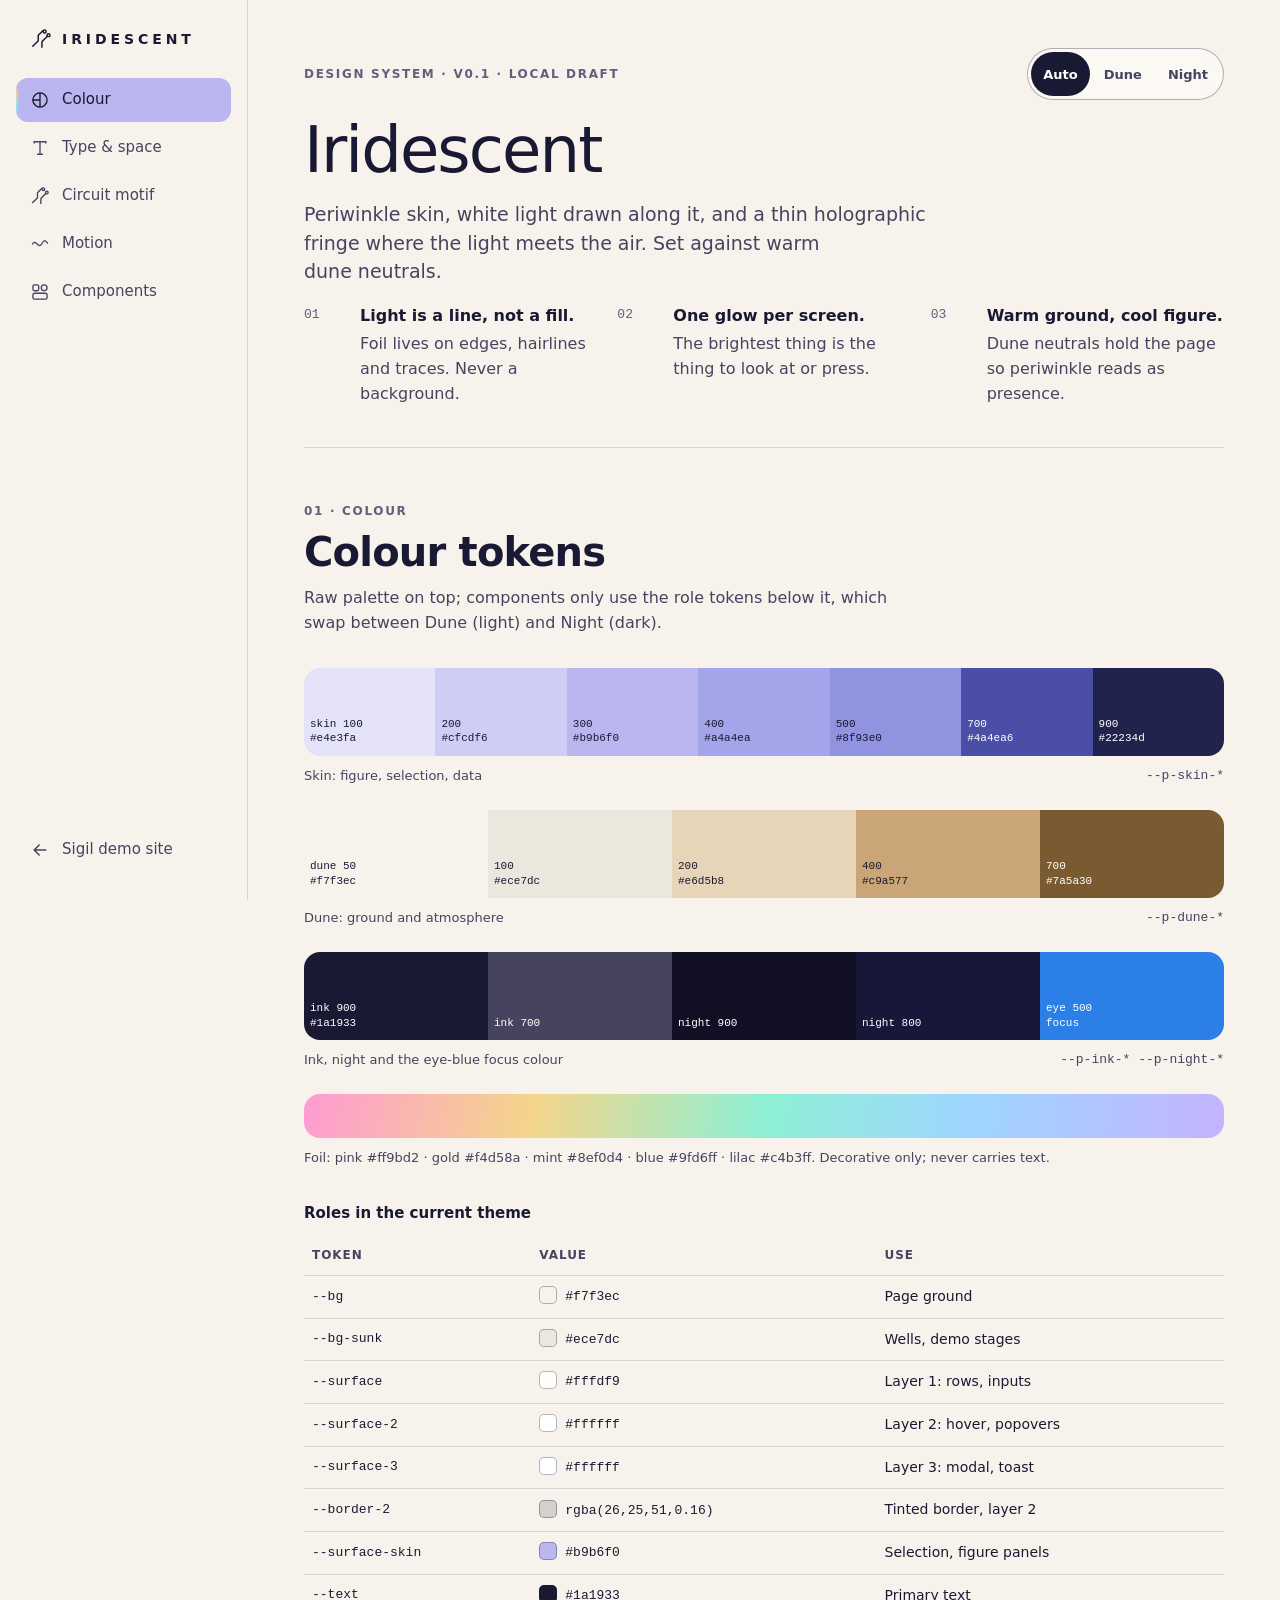
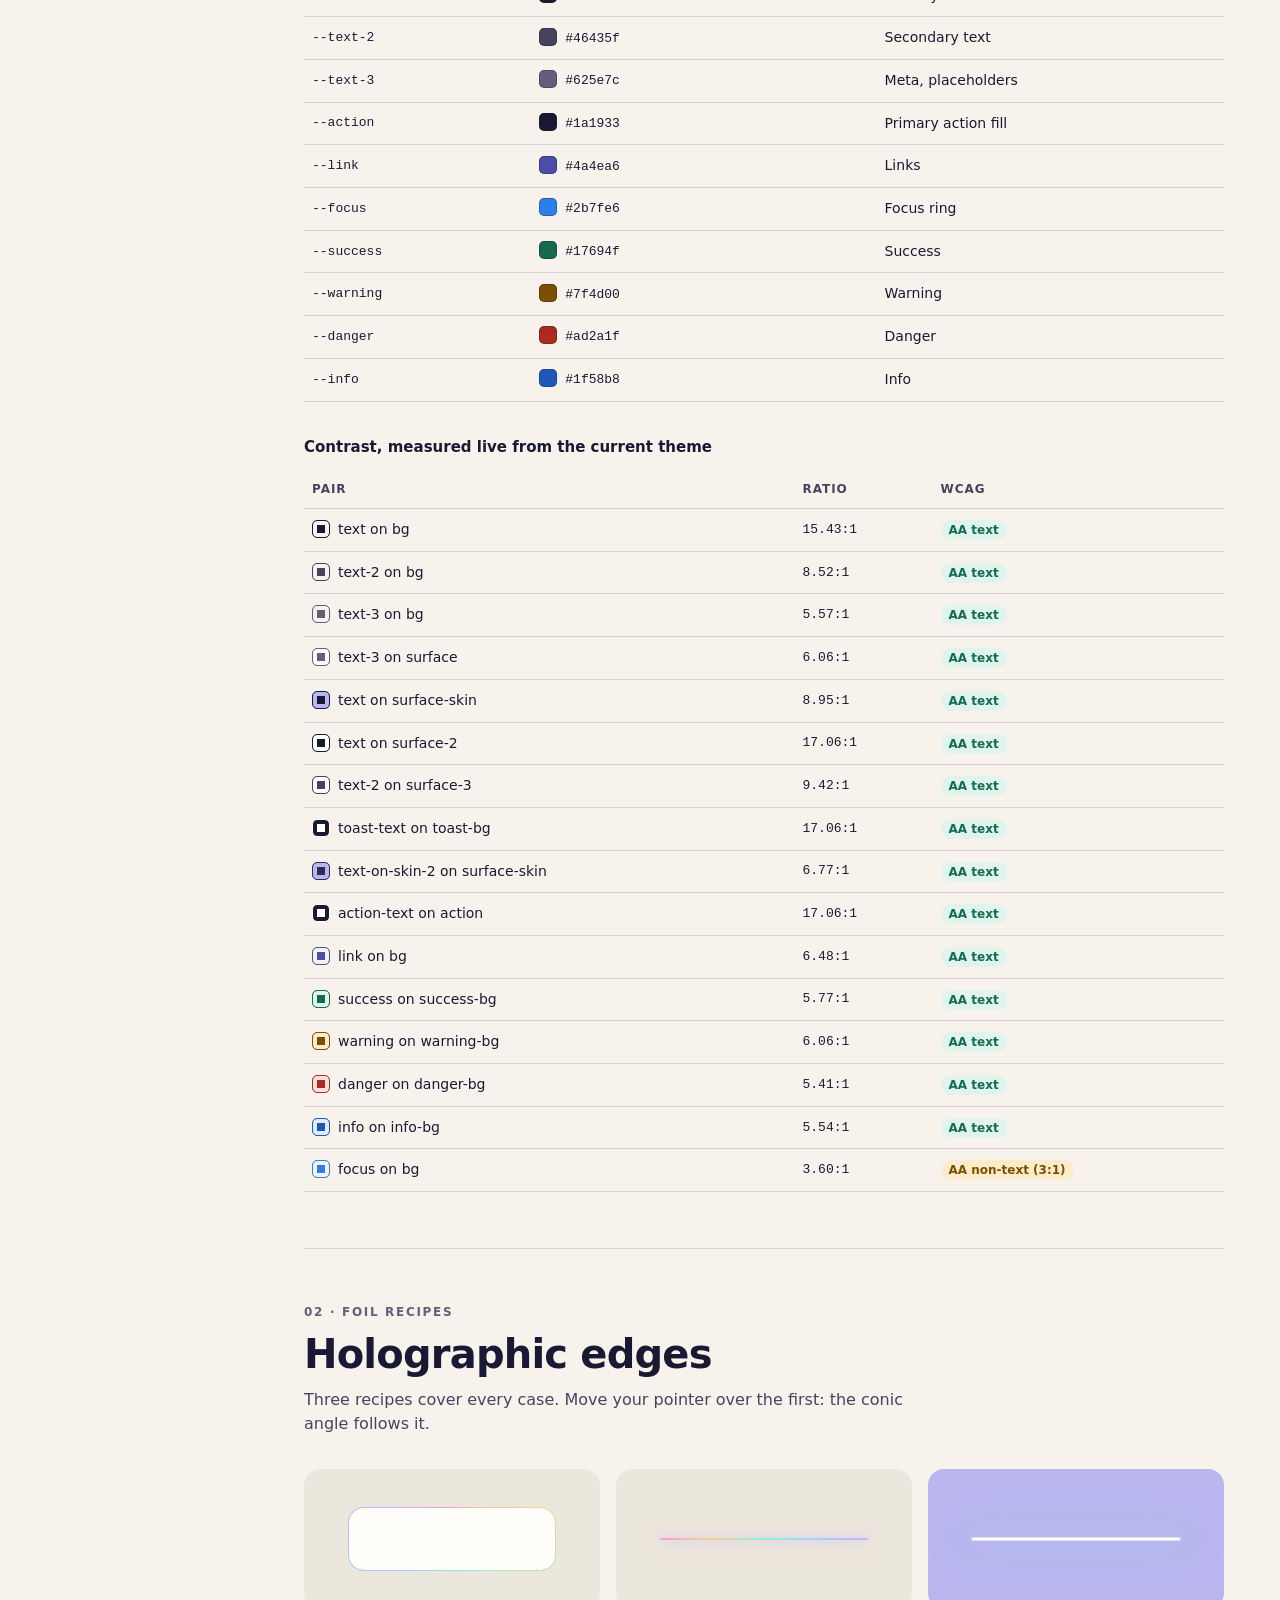
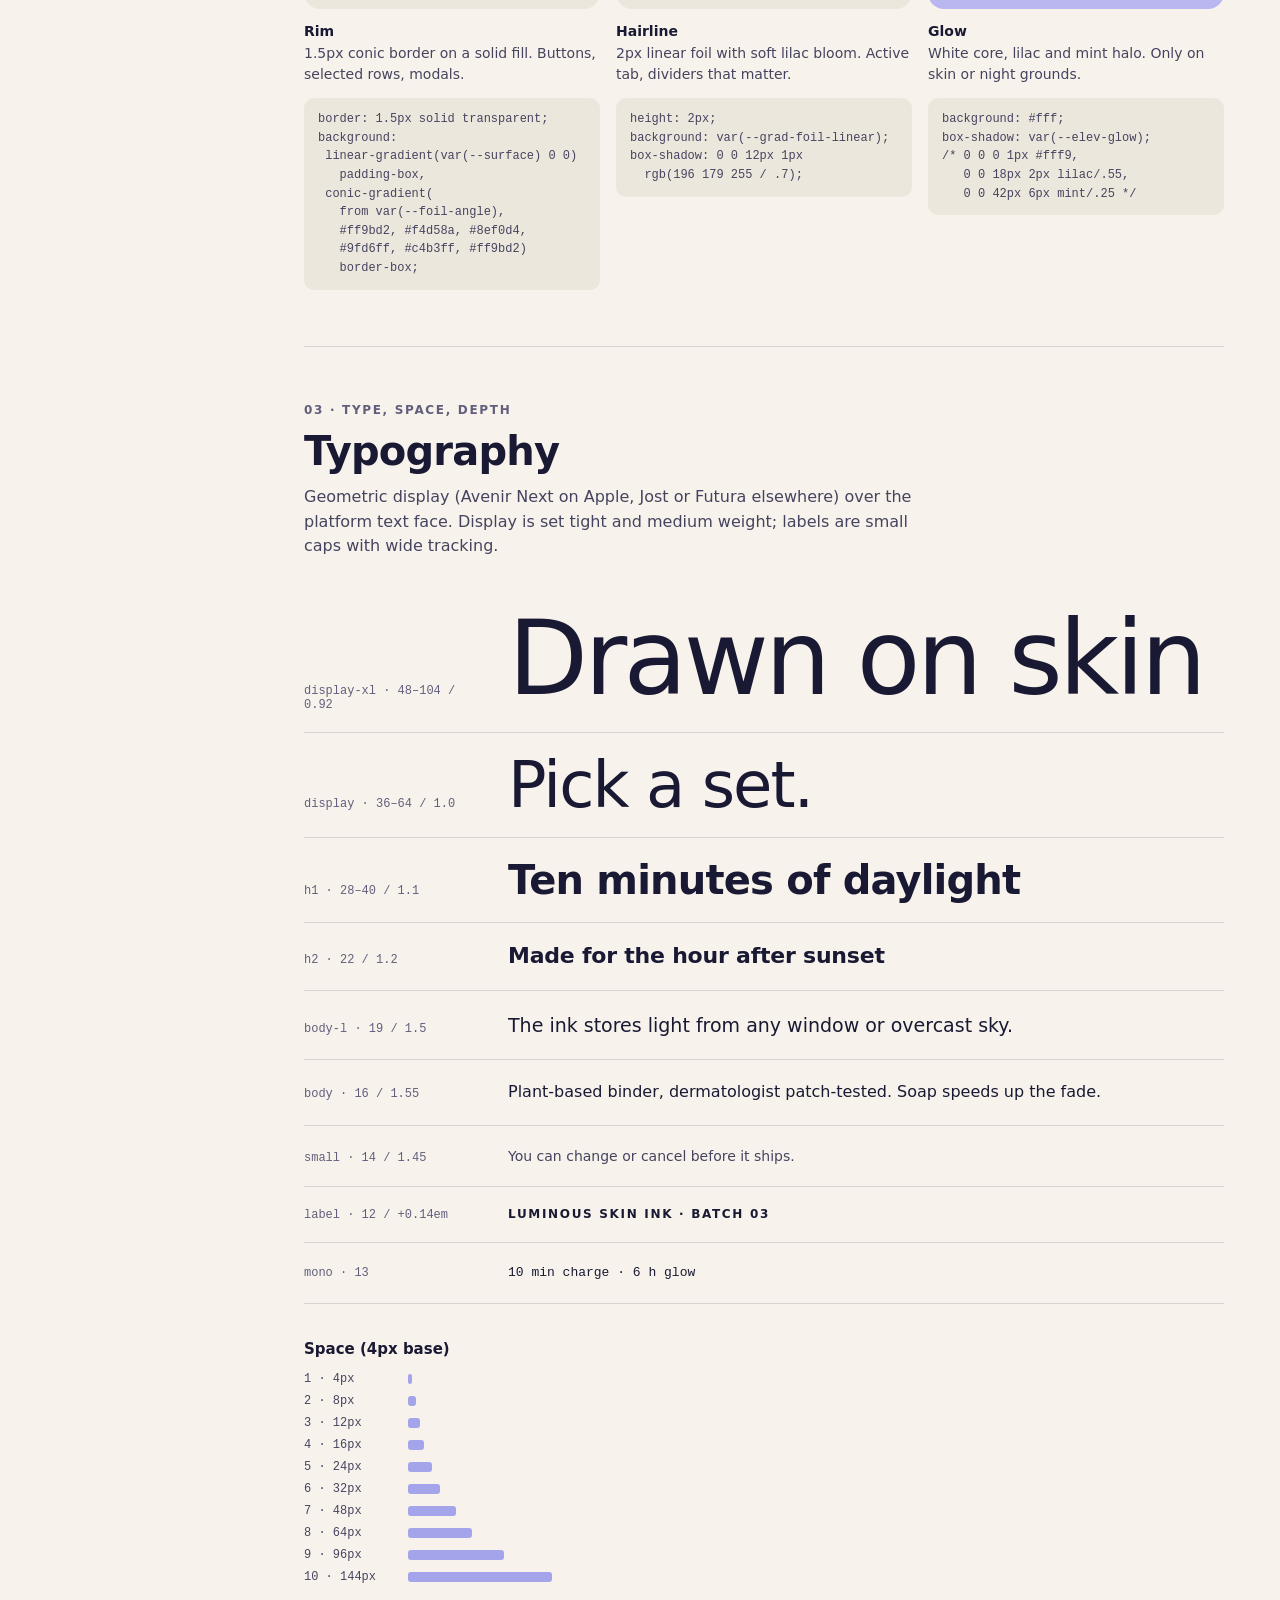
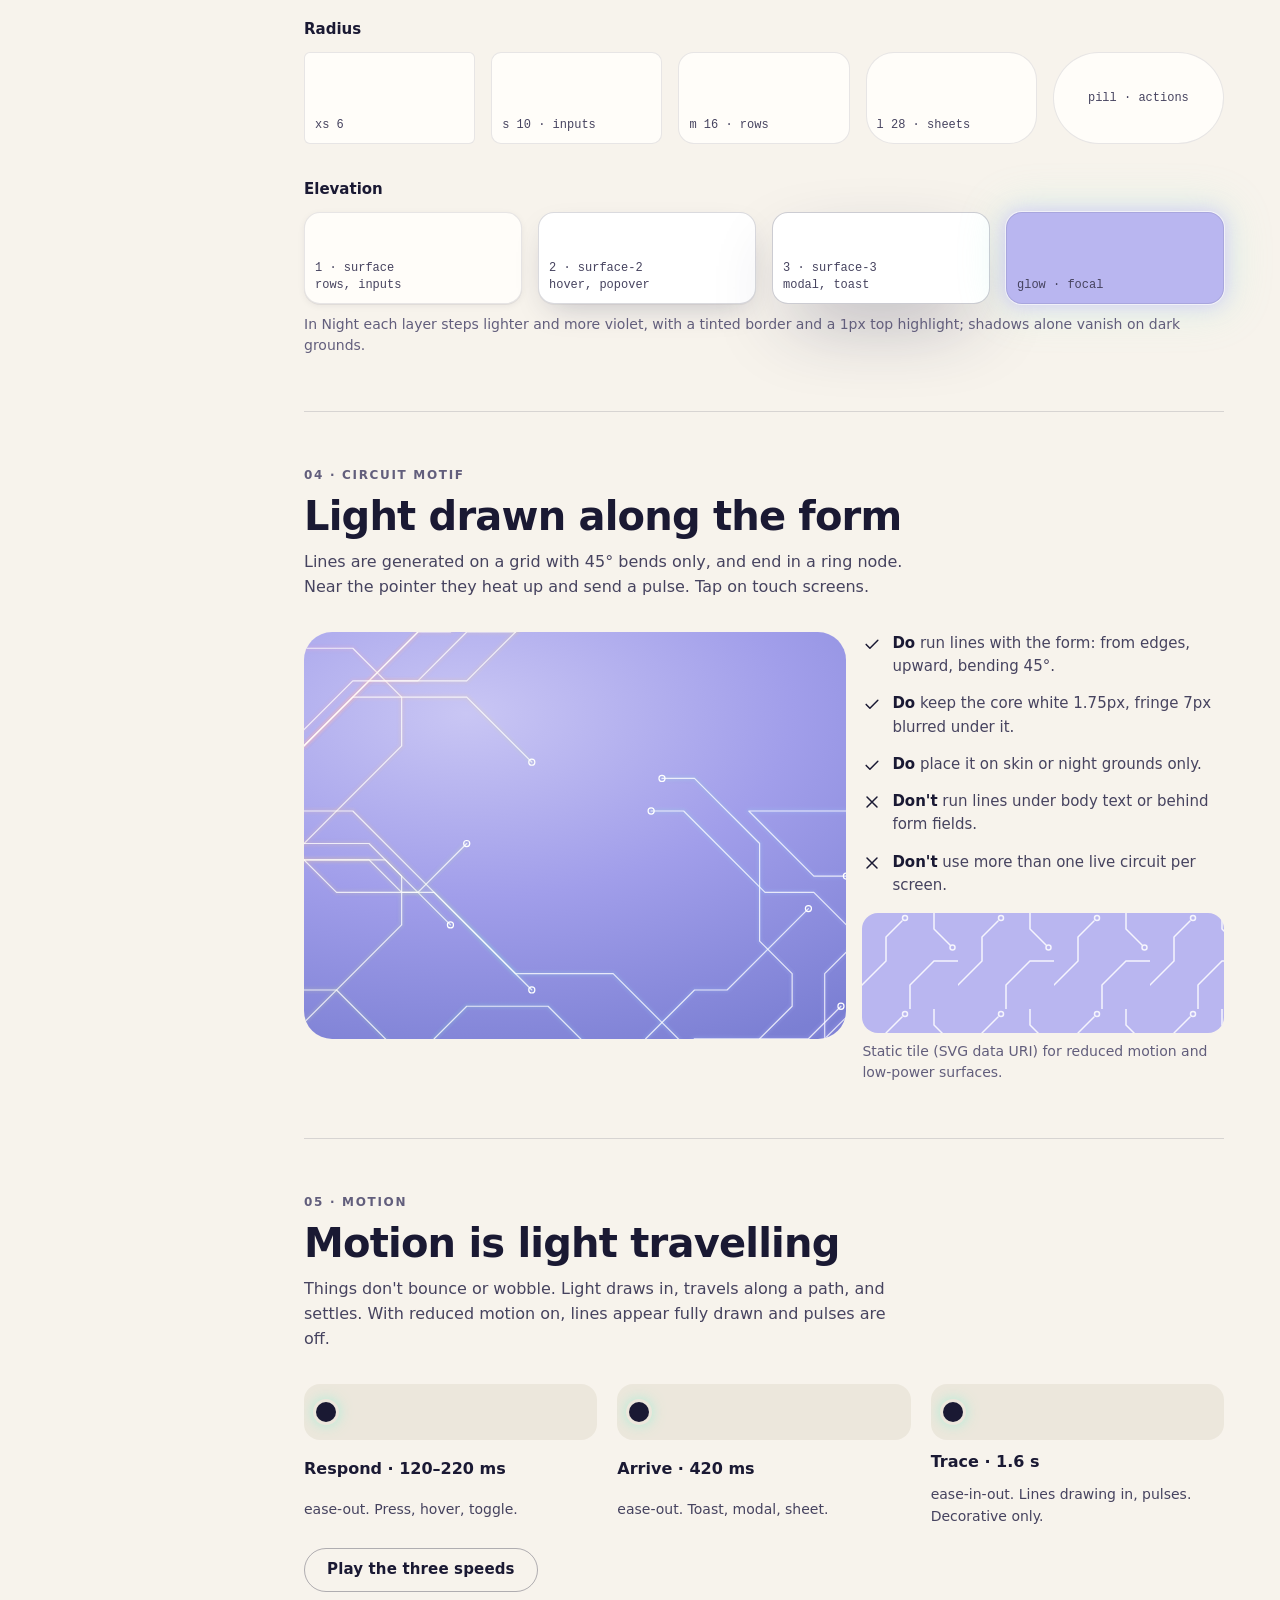
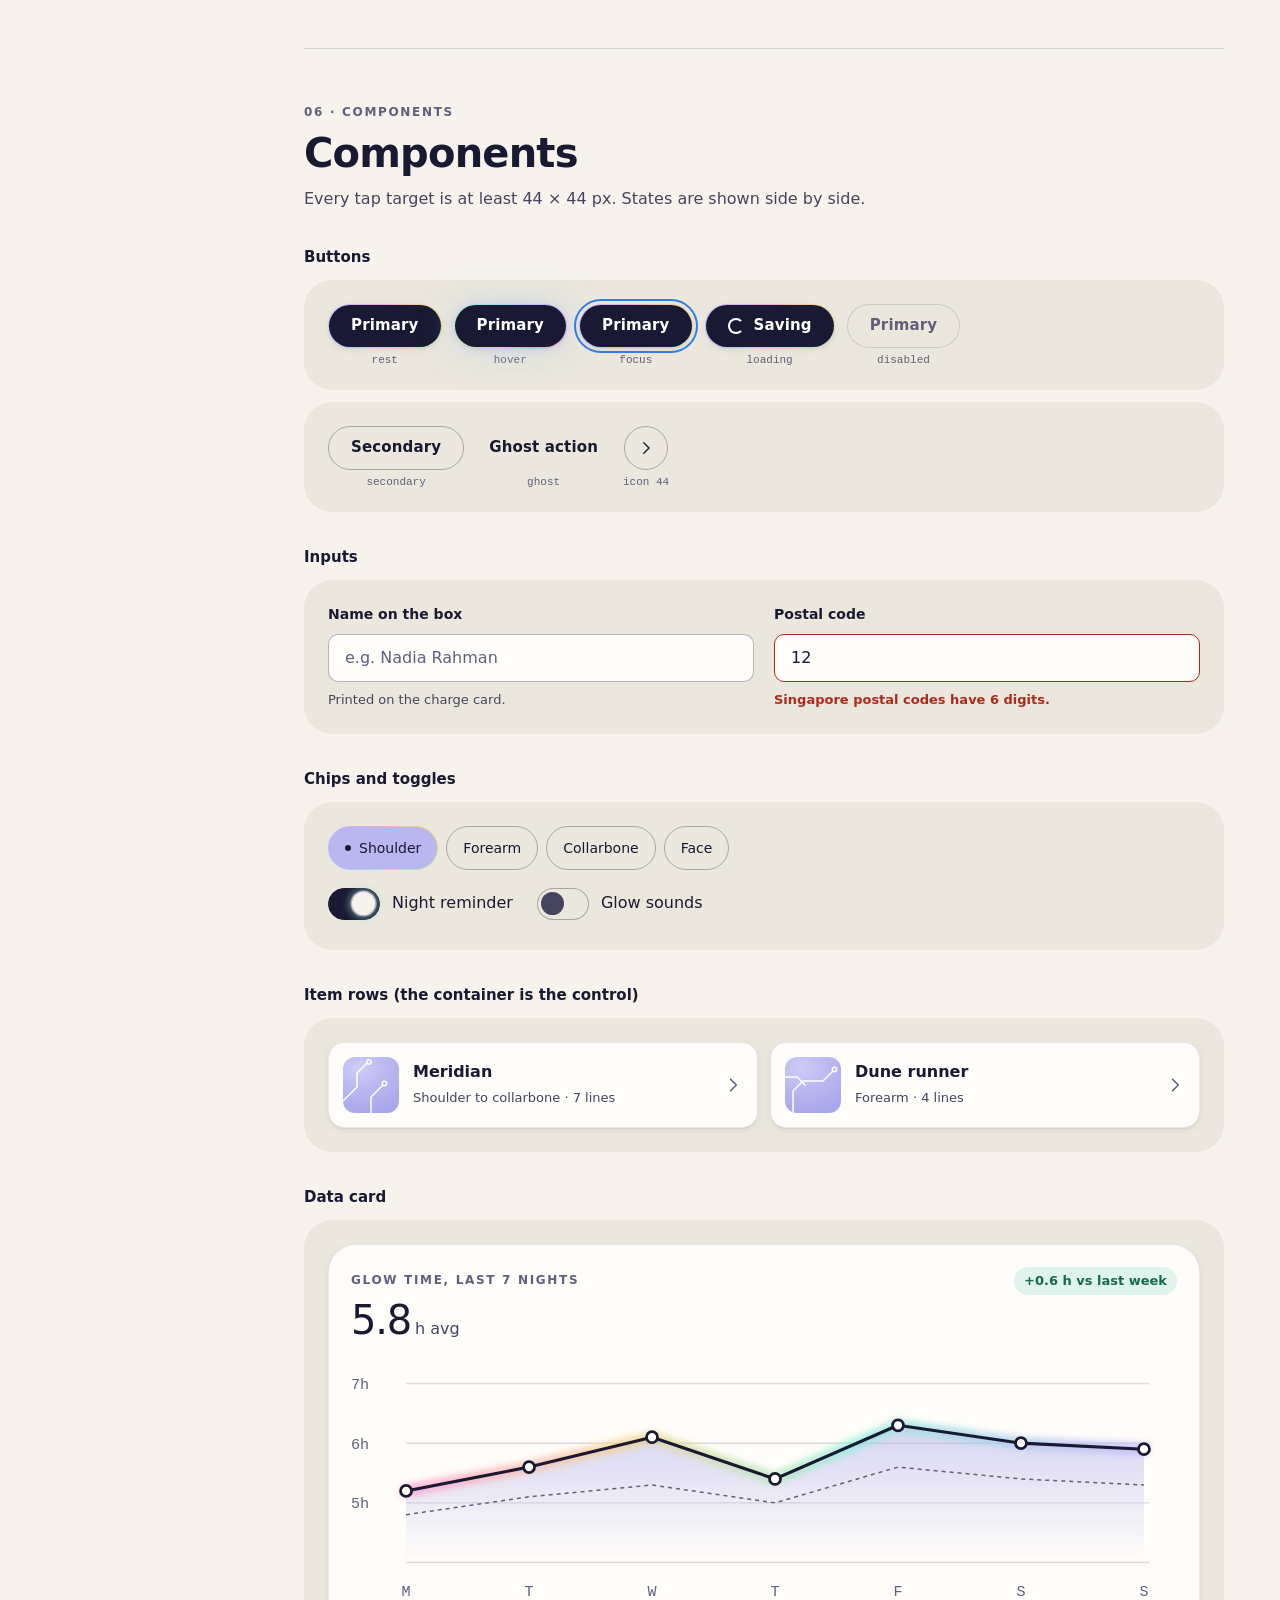
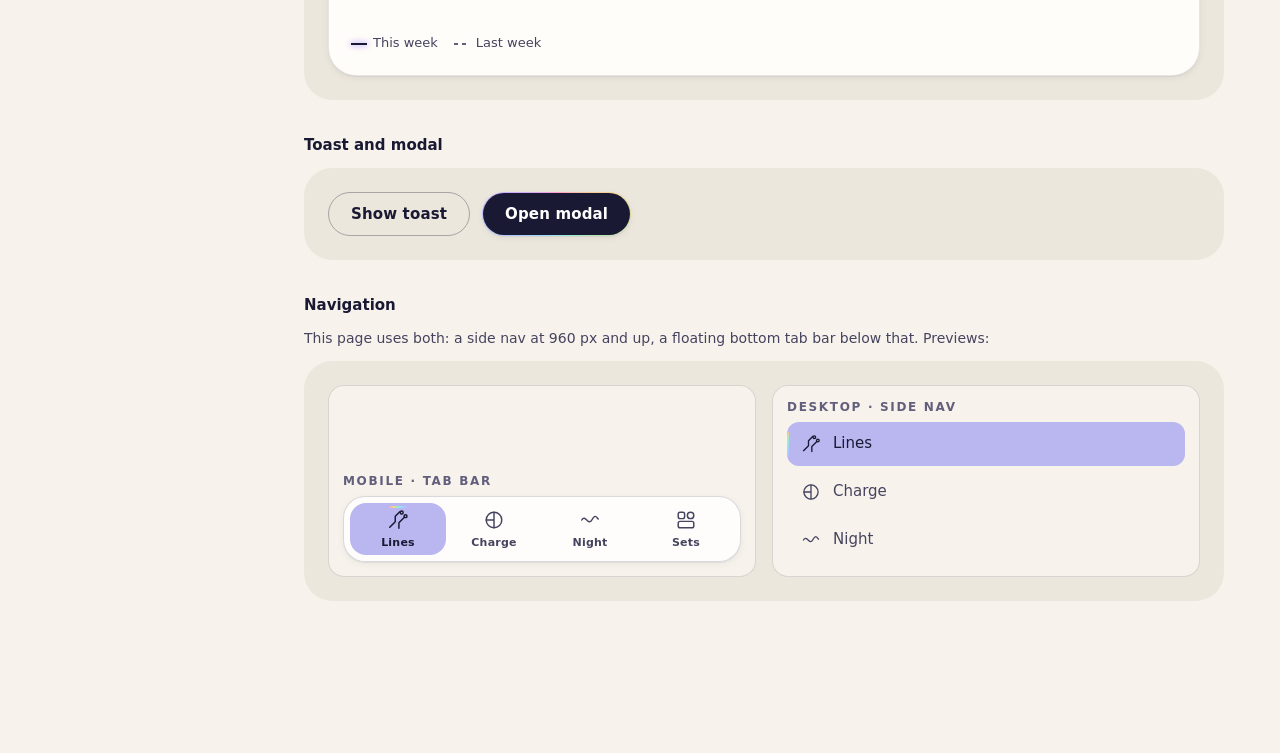
<file: design-system.html>
<!doctype html>
<html lang="en">
<head>
<meta charset="utf-8">
<meta name="viewport" content="width=device-width, initial-scale=1, viewport-fit=cover">
<meta name="color-scheme" content="light dark">
<meta name="theme-color" content="#f7f3ec" media="(prefers-color-scheme: light)">
<meta name="theme-color" content="#0f0e2b" media="(prefers-color-scheme: dark)">
<link rel="icon" href="favicon.svg" type="image/svg+xml">
<script>/* Runs before paint: apply the remembered theme and the effective mode so there is no flash. */
(function () { var r = document.documentElement, t = 'auto'; try { t = localStorage.getItem('iridescent-theme') || 'auto'; } catch (e) {}
  if (t === 'light' || t === 'dark') r.setAttribute('data-theme', t);
  r.dataset.mode = t === 'auto' ? (matchMedia('(prefers-color-scheme: dark)').matches ? 'dark' : 'light') : t; })();
</script>
<title>Iridescent — design system</title>
<style>
/* Generated from tokens.json by build.mjs. Do not edit by hand. */
:root {
  --p-skin-100: #e4e3fa;
  --p-skin-200: #cfcdf6;
  --p-skin-300: #b9b6f0;
  --p-skin-400: #a4a4ea;
  --p-skin-500: #8f93e0;
  --p-skin-700: #4a4ea6;
  --p-skin-900: #22234d;
  --p-dune-50: #f7f3ec;
  --p-dune-100: #ece7dc;
  --p-dune-200: #e6d5b8;
  --p-dune-400: #c9a577;
  --p-dune-700: #7a5a30;
  --p-ink-900: #1a1933;
  --p-ink-700: #46435f;
  --p-ink-500: #625e7c;
  --p-night-900: #100f24;
  --p-night-800: #17173a;
  --p-night-700: #212152;
  --p-night-600: #2c2c63;
  --p-eye-500: #2b7fe6;
  --p-eye-300: #7cc4ff;
  --p-foil-pink: #ff9bd2;
  --p-foil-gold: #f4d58a;
  --p-foil-mint: #8ef0d4;
  --p-foil-blue: #9fd6ff;
  --p-foil-lilac: #c4b3ff;
  --p-light: #ffffff;
  --grad-foil: conic-gradient(from var(--foil-angle, 0deg), #ff9bd2, #f4d58a, #8ef0d4, #9fd6ff, #c4b3ff, #ff9bd2);
  --grad-foil-linear: linear-gradient(100deg, #ff9bd2 0%, #f4d58a 25%, #8ef0d4 50%, #9fd6ff 72%, #c4b3ff 100%);
  --grad-skin: radial-gradient(120% 90% at 30% 20%, #cfcdf6 0%, #b9b6f0 45%, #a4a4ea 100%);
  --grad-dune: linear-gradient(180deg, #ece7dc 0%, #e6d5b8 60%, #c9a577 100%);
  --font-display: "Avenir Next", "Avenir", Jost, Futura, "Century Gothic", "Segoe UI Variable Display", system-ui, sans-serif;
  --font-body: -apple-system, BlinkMacSystemFont, "Segoe UI Variable Text", "Segoe UI", Inter, Roboto, system-ui, sans-serif;
  --font-mono: ui-monospace, "SF Mono", "JetBrains Mono", "IBM Plex Mono", Menlo, Consolas, monospace;
  --type-display-xl-size: clamp(3.4rem, 1.9rem + 6.6vw, 6.5rem);
  --type-display-xl-line: 0.92;
  --type-display-xl-weight: 500;
  --type-display-xl-tracking: -0.035em;
  --type-display-size: clamp(2.25rem, 1.5rem + 3.6vw, 4rem);
  --type-display-line: 1.0;
  --type-display-weight: 500;
  --type-display-tracking: -0.03em;
  --type-h1-size: clamp(1.75rem, 1.4rem + 1.6vw, 2.5rem);
  --type-h1-line: 1.1;
  --type-h1-weight: 600;
  --type-h1-tracking: -0.02em;
  --type-h2-size: 1.375rem;
  --type-h2-line: 1.2;
  --type-h2-weight: 600;
  --type-h2-tracking: -0.01em;
  --type-body-l-size: 1.1875rem;
  --type-body-l-line: 1.5;
  --type-body-l-weight: 400;
  --type-body-l-tracking: 0;
  --type-body-size: 1rem;
  --type-body-line: 1.55;
  --type-body-weight: 400;
  --type-body-tracking: 0;
  --type-small-size: 0.875rem;
  --type-small-line: 1.45;
  --type-small-weight: 400;
  --type-small-tracking: 0.005em;
  --type-label-size: 0.75rem;
  --type-label-line: 1.2;
  --type-label-weight: 600;
  --type-label-tracking: 0.14em;
  --space-0: 0;
  --space-1: 4px;
  --space-2: 8px;
  --space-3: 12px;
  --space-4: 16px;
  --space-5: 24px;
  --space-6: 32px;
  --space-7: 48px;
  --space-8: 64px;
  --space-9: 96px;
  --space-10: 144px;
  --radius-xs: 6px;
  --radius-s: 10px;
  --radius-m: 16px;
  --radius-l: 28px;
  --radius-pill: 999px;
  --elev-0: none;
  --elev-1: 0 1px 0 rgba(26,25,51,0.06), 0 2px 8px -2px rgba(26,25,51,0.10);
  --elev-2: 0 1px 0 rgba(26,25,51,0.05), 0 12px 32px -12px rgba(34,35,77,0.28);
  --elev-3: 0 30px 80px -24px rgba(34,35,77,0.45);
  --elev-glow: 0 0 0 1px rgba(255,255,255,0.6), 0 0 18px 2px rgba(196,179,255,0.55), 0 0 42px 6px rgba(142,240,212,0.25);
  --ease-out: cubic-bezier(0.22, 1, 0.36, 1);
  --ease-inout: cubic-bezier(0.65, 0, 0.35, 1);
  --dur-1: 120ms;
  --dur-2: 220ms;
  --dur-3: 420ms;
  --dur-trace: 1600ms;
  --size-tap: 44px;
  --size-content: 1120px;
  --size-measure: 62ch;
  color-scheme: light;
  --bg: #f7f3ec;
  --bg-sunk: #ece7dc;
  --surface: #fffdf9;
  --surface-skin: #b9b6f0;
  --surface-skin-deep: #a4a4ea;
  --text: #1a1933;
  --text-2: #46435f;
  --text-3: #625e7c;
  --text-on-skin: #1a1933;
  --text-on-skin-2: #2f2d55;
  --line: rgba(26,25,51,0.14);
  --line-strong: rgba(26,25,51,0.32);
  --action: #1a1933;
  --action-text: #ffffff;
  --link: #4a4ea6;
  --focus: #2b7fe6;
  --success: #17694f;
  --success-bg: #dff4ec;
  --warning: #7f4d00;
  --warning-bg: #fbeccb;
  --danger: #ad2a1f;
  --danger-bg: #fbe1dd;
  --info: #1f58b8;
  --info-bg: #e0ebfb;
  --circuit: #ffffff;
  --glow-alpha: 0.55;
  --surface-2: #ffffff;
  --surface-3: #ffffff;
  --border-1: rgba(26,25,51,0.10);
  --border-2: rgba(26,25,51,0.16);
  --border-3: rgba(26,25,51,0.22);
  --toast-bg: #1a1933;
  --toast-text: #ffffff;
  --circuit-bloom: 0;
  --sets-bg: #100f24;
  --hero-sky-1: #f1e9db;
  --hero-sky-2: #f0e2c8;
  --hero-sky-3: #ebcf9f;
  --hero-sky-4: #dcb27a;
  --dune-far-1: #eedcb8;
  --dune-far-2: #d8b682;
  --dune-near-1: #e2c493;
  --dune-near-2: #c99c63;
  --dune-crest: rgba(255,248,232,0.85);
  --figure-1: #c9c6f4;
  --figure-2: #a19eea;
  --figure-3: #7b7fd3;
  --figure-halo: rgba(185,182,240,0);
  --hero-ink: #1a1933;
  --hero-ink-2: #46435f;
  --hero-chip-bg: rgba(255,253,249,0.72);
  --foot-1: #e6d5b8;
  --foot-2: #d9bf95;
  --foot-ink: #1a1933;
  --foot-ink-2: #46435f;
  --theme-color: #efe9de;
  --horizon-glow: rgba(255,255,255,0);
  --circuit-shadow: rgba(38,36,98,0.55);
  --sun-core: rgba(255,250,236,0.95);
  --sun-glow: rgba(255,190,110,0.50);
  --dune-lee: rgba(140,92,52,0.30);
  --dune-ripple: rgba(132,88,48,0.20);
  --grain-blend: multiply;
  --grain-o: 0.10;
  --section-tint: #f3ebdd;
  --panel-ground: #efe4d0;
}
[data-theme="dark"] {
  color-scheme: dark;
  --bg: #0f0e2b;
  --bg-sunk: #0a0921;
  --surface: #17163f;
  --surface-skin: #2e2c6e;
  --surface-skin-deep: #232160;
  --surface-2: #1f1d4f;
  --surface-3: #292760;
  --border-1: rgba(196,190,255,0.12);
  --border-2: rgba(196,190,255,0.20);
  --border-3: rgba(214,208,255,0.30);
  --text: #efedfc;
  --text-2: #c9c5ec;
  --text-3: #a6a2d6;
  --text-on-skin: #f4f2ff;
  --text-on-skin-2: #d9d6f8;
  --line: rgba(196,190,255,0.14);
  --line-strong: rgba(214,208,255,0.34);
  --action: #e2dffd;
  --action-text: #15143a;
  --link: #c3bfff;
  --focus: #86cbff;
  --success: #86e3c0;
  --success-bg: #11352f;
  --warning: #f6d27f;
  --warning-bg: #3a2c12;
  --danger: #ffaa9e;
  --danger-bg: #42182a;
  --info: #a6cbff;
  --info-bg: #16295a;
  --circuit: #f4f2ff;
  --glow-alpha: 0.85;
  --circuit-bloom: 1;
  --toast-bg: #292760;
  --toast-text: #efedfc;
  --sets-bg: #0a0921;
  --elev-1: inset 0 1px 0 rgba(228,226,255,0.06), 0 1px 2px rgba(4,3,20,0.5);
  --elev-2: inset 0 1px 0 rgba(228,226,255,0.08), 0 12px 32px -12px rgba(4,3,20,0.8), 0 0 0 1px rgba(196,190,255,0.06);
  --elev-3: inset 0 1px 0 rgba(228,226,255,0.10), 0 30px 80px -20px rgba(4,3,20,0.9), 0 0 60px -20px rgba(143,147,224,0.35);
  --hero-sky-1: #0f0e2b;
  --hero-sky-2: #1a1747;
  --hero-sky-3: #2f2361;
  --hero-sky-4: #5a3a66;
  --dune-far-1: #2a1f4d;
  --dune-far-2: #1d1840;
  --dune-near-1: #191538;
  --dune-near-2: #110f2c;
  --dune-crest: rgba(244,190,150,0.55);
  --figure-1: #b9b7f7;
  --figure-2: #8789e2;
  --figure-3: #4d4fae;
  --figure-halo: rgba(160,158,255,0.55);
  --hero-ink: #efedfc;
  --hero-ink-2: #d0ccef;
  --hero-chip-bg: rgba(23,22,63,0.72);
  --foot-1: #141236;
  --foot-2: #0c0b24;
  --foot-ink: #efedfc;
  --foot-ink-2: #b9b5e2;
  --theme-color: #0f0e2b;
  --horizon-glow: rgba(255,168,140,0.30);
  --circuit-shadow: transparent;
  --sun-core: rgba(255,220,190,0);
  --sun-glow: rgba(255,168,140,0);
  --dune-lee: rgba(4,3,22,0.45);
  --dune-ripple: rgba(214,208,255,0.10);
  --grain-blend: overlay;
  --grain-o: 0.09;
  --section-tint: #121034;
  --panel-ground: #0c0b26;
}
@media (prefers-color-scheme: dark) {
  :root:not([data-theme="light"]) {
  color-scheme: dark;
  --bg: #0f0e2b;
  --bg-sunk: #0a0921;
  --surface: #17163f;
  --surface-skin: #2e2c6e;
  --surface-skin-deep: #232160;
  --surface-2: #1f1d4f;
  --surface-3: #292760;
  --border-1: rgba(196,190,255,0.12);
  --border-2: rgba(196,190,255,0.20);
  --border-3: rgba(214,208,255,0.30);
  --text: #efedfc;
  --text-2: #c9c5ec;
  --text-3: #a6a2d6;
  --text-on-skin: #f4f2ff;
  --text-on-skin-2: #d9d6f8;
  --line: rgba(196,190,255,0.14);
  --line-strong: rgba(214,208,255,0.34);
  --action: #e2dffd;
  --action-text: #15143a;
  --link: #c3bfff;
  --focus: #86cbff;
  --success: #86e3c0;
  --success-bg: #11352f;
  --warning: #f6d27f;
  --warning-bg: #3a2c12;
  --danger: #ffaa9e;
  --danger-bg: #42182a;
  --info: #a6cbff;
  --info-bg: #16295a;
  --circuit: #f4f2ff;
  --glow-alpha: 0.85;
  --circuit-bloom: 1;
  --toast-bg: #292760;
  --toast-text: #efedfc;
  --sets-bg: #0a0921;
  --elev-1: inset 0 1px 0 rgba(228,226,255,0.06), 0 1px 2px rgba(4,3,20,0.5);
  --elev-2: inset 0 1px 0 rgba(228,226,255,0.08), 0 12px 32px -12px rgba(4,3,20,0.8), 0 0 0 1px rgba(196,190,255,0.06);
  --elev-3: inset 0 1px 0 rgba(228,226,255,0.10), 0 30px 80px -20px rgba(4,3,20,0.9), 0 0 60px -20px rgba(143,147,224,0.35);
  --hero-sky-1: #0f0e2b;
  --hero-sky-2: #1a1747;
  --hero-sky-3: #2f2361;
  --hero-sky-4: #5a3a66;
  --dune-far-1: #2a1f4d;
  --dune-far-2: #1d1840;
  --dune-near-1: #191538;
  --dune-near-2: #110f2c;
  --dune-crest: rgba(244,190,150,0.55);
  --figure-1: #b9b7f7;
  --figure-2: #8789e2;
  --figure-3: #4d4fae;
  --figure-halo: rgba(160,158,255,0.55);
  --hero-ink: #efedfc;
  --hero-ink-2: #d0ccef;
  --hero-chip-bg: rgba(23,22,63,0.72);
  --foot-1: #141236;
  --foot-2: #0c0b24;
  --foot-ink: #efedfc;
  --foot-ink-2: #b9b5e2;
  --theme-color: #0f0e2b;
  --horizon-glow: rgba(255,168,140,0.30);
  --circuit-shadow: transparent;
  --sun-core: rgba(255,220,190,0);
  --sun-glow: rgba(255,168,140,0);
  --dune-lee: rgba(4,3,22,0.45);
  --dune-ripple: rgba(214,208,255,0.10);
  --grain-blend: overlay;
  --grain-o: 0.09;
  --section-tint: #121034;
  --panel-ground: #0c0b26;
  }
}
@media (prefers-reduced-motion: reduce) {
  :root { --dur-1: 0ms; --dur-2: 0ms; --dur-3: 0ms; --dur-trace: 0ms; }
}

/* ---------- Iridescent components (shared) ---------- */
@property --foil-angle { syntax: '<angle>'; inherits: true; initial-value: 0deg; }
*, *::before, *::after { box-sizing: border-box; }
html { -webkit-text-size-adjust: 100%; }
body { margin: 0; background: var(--bg); color: var(--text); font-family: var(--font-body); font-size: var(--type-body-size); line-height: var(--type-body-line); -webkit-font-smoothing: antialiased; }
img, svg { display: block; max-width: 100%; }
a { color: var(--link); text-underline-offset: 0.2em; text-decoration-thickness: 1px; }
a:hover { text-decoration-thickness: 2px; }
:focus-visible { outline: 2px solid var(--focus); outline-offset: 3px; border-radius: 6px; }
.skip { position: absolute; left: -999px; top: 8px; z-index: 99; background: var(--action); color: var(--action-text); padding: 10px 16px; border-radius: var(--radius-pill); }
.skip:focus { left: 8px; }

/* type */
.t-display-xl, .t-display, .t-h1, .t-h2 { font-family: var(--font-display); margin: 0; text-wrap: balance; }
.t-display-xl { font-size: var(--type-display-xl-size); line-height: var(--type-display-xl-line); font-weight: var(--type-display-xl-weight); letter-spacing: var(--type-display-xl-tracking); }
.t-display { font-size: var(--type-display-size); line-height: var(--type-display-line); font-weight: var(--type-display-weight); letter-spacing: var(--type-display-tracking); }
.t-h1 { font-size: var(--type-h1-size); line-height: var(--type-h1-line); font-weight: var(--type-h1-weight); letter-spacing: var(--type-h1-tracking); }
.t-h2 { font-size: var(--type-h2-size); line-height: var(--type-h2-line); font-weight: var(--type-h2-weight); letter-spacing: var(--type-h2-tracking); }
.t-body-l { font-size: var(--type-body-l-size); line-height: var(--type-body-l-line); text-wrap: pretty; }
.t-small { font-size: var(--type-small-size); line-height: var(--type-small-line); }
.t-label { font-family: var(--font-body); font-size: var(--type-label-size); line-height: var(--type-label-line); font-weight: var(--type-label-weight); letter-spacing: var(--type-label-tracking); text-transform: uppercase; }
.t-mono { font-family: var(--font-mono); font-size: 0.8125rem; letter-spacing: 0; }
.muted { color: var(--text-2); } .faint { color: var(--text-3); }

/* foil: decorative edge only. Never a fill larger than a hairline or a 2px rim. */
.foil-rim { border: 1.5px solid transparent; background: linear-gradient(var(--rim-fill, var(--surface)), var(--rim-fill, var(--surface))) padding-box, var(--grad-foil) border-box; }
.foil-text-line { height: 2px; border: 0; background: var(--grad-foil-linear); border-radius: 2px; }

/* buttons */
.btn { --rim-fill: var(--action); position: relative; display: inline-flex; align-items: center; justify-content: center; gap: 10px; min-height: var(--size-tap); padding: 0 22px; border-radius: var(--radius-pill); font: 600 0.9375rem/1 var(--font-body); letter-spacing: 0.01em; text-decoration: none; cursor: pointer; border: 1.5px solid transparent; transition: transform var(--dur-1) var(--ease-out), box-shadow var(--dur-2) var(--ease-out), background-color var(--dur-2), color var(--dur-2), --foil-angle var(--dur-3) var(--ease-out); -webkit-tap-highlight-color: transparent; white-space: nowrap; }
.btn svg { width: 18px; height: 18px; flex: none; }
.btn-primary { color: var(--action-text); background: linear-gradient(var(--action), var(--action)) padding-box, var(--grad-foil) border-box; box-shadow: var(--elev-1); }
.btn-primary:hover { --foil-angle: 140deg; box-shadow: var(--elev-1), 0 0 22px -2px rgba(196,179,255,var(--glow-alpha)), 0 0 40px -8px rgba(142,240,212,0.5); }
.btn-primary:active, .btn-secondary:active, .btn-ghost:active { transform: scale(0.97); }
a, button, label { touch-action: manipulation; -webkit-tap-highlight-color: rgba(143,147,224,0.18); }
/* holographic edge on hover for outline buttons: masked foil ring, works on any ground */
.btn-secondary::before { content: ""; position: absolute; inset: -1.5px; border-radius: inherit; padding: 1.5px; background: var(--grad-foil); -webkit-mask: linear-gradient(#000 0 0) content-box, linear-gradient(#000 0 0); -webkit-mask-composite: xor; mask: linear-gradient(#000 0 0) content-box exclude, linear-gradient(#000 0 0); opacity: 0; transition: opacity var(--dur-2) var(--ease-out); pointer-events: none; }
.btn-secondary:hover::before, .btn-secondary:focus-visible::before { opacity: 1; }
.btn-secondary:hover { --foil-angle: 140deg; }
.btn-secondary { color: var(--text); background: transparent; border-color: var(--line-strong); }
.btn-secondary:hover { border-color: transparent; background: color-mix(in srgb, var(--text) 5%, transparent); }
.btn-ghost { color: var(--text); background: transparent; padding: 0 12px; text-decoration: underline; text-decoration-color: transparent; text-underline-offset: 0.3em; }
.btn-ghost:hover { text-decoration-color: currentColor; }
.btn[disabled], .btn[aria-disabled="true"] { opacity: 1; cursor: not-allowed; color: var(--text-3); background: var(--bg-sunk); border-color: var(--line); box-shadow: none; }
.btn-sm { min-height: var(--size-tap); padding: 0 16px; font-size: 0.875rem; }
.btn .spin { width: 16px; height: 16px; border-radius: 50%; border: 2px solid currentColor; border-right-color: transparent; animation: spin 0.8s linear infinite; }
@keyframes spin { to { transform: rotate(360deg); } }
.btn-icon { width: var(--size-tap); padding: 0; }

/* inputs */
.field { display: grid; gap: 8px; }
.field label { font-size: 0.875rem; font-weight: 600; }
.input { min-height: 48px; width: 100%; padding: 0 16px; border-radius: var(--radius-s); border: 1.5px solid var(--line-strong); background: var(--surface); color: var(--text); font: 400 1rem var(--font-body); transition: border-color var(--dur-2), box-shadow var(--dur-2); }
.input::placeholder { color: var(--text-3); }
.input:hover { border-color: var(--text-2); }
.input:focus { outline: none; border-color: var(--focus); box-shadow: 0 0 0 3px color-mix(in srgb, var(--focus) 28%, transparent); }
.input[aria-invalid="true"] { border-color: var(--danger); }
.hint { font-size: 0.8125rem; color: var(--text-2); }
.hint.err { color: var(--danger); font-weight: 600; }

/* chips */
.chips { display: flex; flex-wrap: wrap; gap: 8px; }
.chip { min-height: var(--size-tap); padding: 0 16px; display: inline-flex; align-items: center; gap: 8px; border-radius: var(--radius-pill); border: 1.5px solid var(--line-strong); background: transparent; color: var(--text); font: 500 0.875rem var(--font-body); cursor: pointer; transition: background-color var(--dur-2), border-color var(--dur-2); }
.chip:hover { border-color: var(--text-2); }
.chip[aria-pressed="true"] { --rim-fill: var(--surface-skin); background: linear-gradient(var(--surface-skin), var(--surface-skin)) padding-box, var(--grad-foil) border-box; border-color: transparent; color: var(--text-on-skin); }
.chip .dot { width: 6px; height: 6px; border-radius: 50%; background: currentColor; }

/* toggle */
.switch { display: inline-flex; align-items: center; gap: 12px; min-height: var(--size-tap); cursor: pointer; font-weight: 500; }
.switch input { appearance: none; -webkit-appearance: none; margin: 0; width: 52px; height: 32px; border-radius: 999px; background: var(--bg-sunk); border: 1.5px solid var(--line-strong); position: relative; cursor: pointer; transition: background-color var(--dur-2) var(--ease-out), border-color var(--dur-2); flex: none; }
.switch input::after { content: ""; position: absolute; top: 3px; left: 3px; width: 23px; height: 23px; border-radius: 50%; background: var(--text-2); transition: transform var(--dur-2) var(--ease-out), background-color var(--dur-2), box-shadow var(--dur-2); }
.switch input:checked { background: var(--action); border-color: var(--action); }
.switch input:checked::after { transform: translateX(20px); background: var(--bg); box-shadow: 0 0 10px 1px rgba(142,240,212,0.9), 0 0 0 1.5px rgba(255,155,210,0.8); }

/* toast */
.toast-region { position: fixed; left: 50%; bottom: calc(96px + env(safe-area-inset-bottom)); transform: translateX(-50%); z-index: 60; display: grid; gap: 8px; width: min(92vw, 420px); pointer-events: none; }
.toast { --rim-fill: var(--toast-bg); pointer-events: auto; display: flex; align-items: center; gap: 12px; padding: 14px 16px; border-radius: var(--radius-m); color: var(--toast-text); background: linear-gradient(var(--toast-bg), var(--toast-bg)) padding-box, var(--grad-foil) border-box; border: 1.5px solid transparent; box-shadow: var(--elev-3); font-size: 0.9375rem; animation: toast-in var(--dur-3) var(--ease-out) both; }
.toast .t-icon { width: 20px; height: 20px; flex: none; color: var(--p-foil-mint); }
.toast button { margin-left: auto; min-height: 44px; min-width: 44px; border: 0; background: transparent; color: inherit; font: 600 0.875rem var(--font-body); text-decoration: underline; cursor: pointer; }
@keyframes toast-in { from { opacity: 0; transform: translateY(12px); } }

/* modal */
dialog.modal { border: 0; padding: 0; background: transparent; color: var(--text); max-width: min(92vw, 480px); width: 100%; }
dialog.modal::backdrop { background: rgba(10,9,33,0.62); backdrop-filter: blur(6px); -webkit-backdrop-filter: blur(6px); }
.modal-body { --rim-fill: var(--surface-3); background: linear-gradient(var(--surface-3), var(--surface-3)) padding-box, var(--grad-foil) border-box; border: 1.5px solid transparent; border-radius: var(--radius-l); padding: 28px; box-shadow: var(--elev-3); }
dialog.modal[open] .modal-body { animation: modal-in var(--dur-3) var(--ease-out) both; }
@keyframes modal-in { from { opacity: 0; transform: translateY(16px) scale(0.98); } }
.modal-actions { display: flex; gap: 12px; justify-content: flex-end; flex-wrap: wrap; margin-top: 24px; }

@media (prefers-reduced-motion: reduce) {
  *, *::before, *::after { animation-duration: 0.001ms !important; animation-iteration-count: 1 !important; transition-duration: 0.001ms !important; scroll-behavior: auto !important; }
}
/* re-resolve foil per element so --foil-angle can animate locally */
.btn, .chip, .toast, .modal-body, .foil-rim, .set, [data-foil] { --grad-foil: conic-gradient(from var(--foil-angle), var(--p-foil-pink), var(--p-foil-gold), var(--p-foil-mint), var(--p-foil-blue), var(--p-foil-lilac), var(--p-foil-pink)); }
/* circuit motif */
.circuit .trace { --heat: 0; }
.circuit .fringe { opacity: calc(0.16 + var(--heat) * 0.7); filter: blur(2px); transition: opacity 240ms; }
.circuit .core { opacity: calc(0.78 + var(--heat) * 0.22); }
.circuit .pulse { stroke: var(--circuit, #fff); opacity: 0.95; filter: drop-shadow(0 0 4px var(--circuit, #fff)) drop-shadow(0 0 8px #c4b3ff); }
.circuit .core { stroke: var(--circuit, #fff); }
.circuit .node { fill: color-mix(in srgb, #fff calc(var(--heat) * 100%), transparent); }
@media (prefers-reduced-motion: reduce) { .circuit .pulse { display: none; } .circuit .fringe { filter: blur(1.5px); } }

/* Night: lines emit light. Bloom = a blurred copy of the white core under it plus a wider foil fringe. */
.circuit .bloom { display: none; }
@media (prefers-color-scheme: dark) { :root:not([data-theme="light"]) .circuit .bloom { display: inline; } :root:not([data-theme="light"]) .circuit .fringe { opacity: calc(0.42 + var(--heat) * 0.58); stroke-width: 9; } }
[data-theme="dark"] .circuit .bloom { display: inline; }
[data-theme="dark"] .circuit .fringe { opacity: calc(0.42 + var(--heat) * 0.58); stroke-width: 9; }
.circuit .bloom { stroke: var(--circuit); stroke-width: 5; opacity: calc(0.35 + var(--heat) * 0.5); filter: blur(5px); }
/* tinted layered surfaces */
.layer-1 { background: var(--surface); border: 1px solid var(--border-1); box-shadow: var(--elev-1); }
.layer-2 { background: var(--surface-2); border: 1px solid var(--border-2); box-shadow: var(--elev-2); }
.layer-3 { background: var(--surface-3); border: 1px solid var(--border-3); box-shadow: var(--elev-3); }
/* dithering grain to stop gradient banding on large dark fills (inline SVG noise, no network) */
.grain { position: relative; isolation: isolate; }
:root[data-mode="light"] .grain:not(.sets)::after { background-image: url("data:image/svg+xml,%3Csvg xmlns='http://www.w3.org/2000/svg' width='160' height='160'%3E%3Cfilter id='n'%3E%3CfeTurbulence type='fractalNoise' baseFrequency='.85' numOctaves='2' stitchTiles='stitch'/%3E%3CfeColorMatrix values='0 0 0 0 .42 0 0 0 0 .3 0 0 0 0 .18 0 0 0 1.1 -.2'/%3E%3C/filter%3E%3Crect width='100%25' height='100%25' filter='url(%23n)'/%3E%3C/svg%3E") !important; }
.grain::after { content: ""; position: absolute; inset: 0; z-index: 0; pointer-events: none; opacity: var(--grain-o, 0.05); mix-blend-mode: var(--grain-blend, overlay);
  background-image: url("data:image/svg+xml,%3Csvg xmlns='http://www.w3.org/2000/svg' width='160' height='160'%3E%3Cfilter id='n'%3E%3CfeTurbulence type='fractalNoise' baseFrequency='.9' numOctaves='2' stitchTiles='stitch'/%3E%3CfeColorMatrix values='0 0 0 0 1 0 0 0 0 1 0 0 0 0 1 0 0 0 .9 0'/%3E%3C/filter%3E%3Crect width='100%25' height='100%25' filter='url(%23n)'/%3E%3C/svg%3E"); }
/* theme switch (shared) */
.seg { display: inline-flex; padding: 3px; border-radius: 999px; border: 1px solid var(--line-strong); gap: 2px; background: color-mix(in srgb, var(--surface) 55%, transparent); -webkit-backdrop-filter: blur(10px); backdrop-filter: blur(10px); }
.seg button { min-height: 44px; min-width: 58px; padding: 0 12px; border: 0; border-radius: 999px; background: transparent; color: var(--text-2); font: 600 0.8125rem var(--font-body); cursor: pointer; }
.seg button[aria-pressed="true"] { background: var(--action); color: var(--action-text); }

/* ---------- docs shell ---------- */
body { overflow-x: hidden; }
.shell { display: block; }
.side { display: none; }
.main { padding: 0 20px calc(110px + env(safe-area-inset-bottom)); max-width: 1040px; }
.tabbar { position: fixed; z-index: 50; left: 12px; right: 12px; bottom: calc(12px + env(safe-area-inset-bottom)); display: grid; grid-template-columns: repeat(6, 1fr); padding: 6px; border-radius: 22px; background: color-mix(in srgb, var(--surface-2) 82%, transparent); -webkit-backdrop-filter: blur(16px) saturate(1.3); backdrop-filter: blur(16px) saturate(1.3); border: 1px solid var(--border-2); box-shadow: var(--elev-2); }
.tabbar a { min-height: 52px; display: grid; place-items: center; gap: 2px; padding: 6px 0 4px; border-radius: 16px; color: var(--text-2); text-decoration: none; font-size: 0.6875rem; font-weight: 600; letter-spacing: 0.02em; position: relative; }
.tabbar a svg { width: 22px; height: 22px; }
.tabbar a:active, .side a:active { transform: scale(0.96); }
.tabbar a.back { color: var(--text); }
.tabbar a.back::before { content: ""; position: absolute; right: -3px; top: 12px; bottom: 12px; width: 1px; background: var(--border-2); }
.mtop { display: flex; align-items: center; justify-content: space-between; gap: 12px; min-height: 64px; padding: 8px 20px 0; }
.mtop .brand { display: flex; gap: 10px; align-items: center; font: 600 0.875rem var(--font-display); letter-spacing: 0.28em; }
.mtop .brand svg { width: 22px; height: 22px; }
.mtop .btn svg { width: 18px; height: 18px; }
@media (max-width: 559px) {
  table.roles thead { display: none; }
  table.roles tr { display: grid; grid-template-columns: auto 1fr; gap: 2px 12px; padding: 12px 0; border-bottom: 1px solid var(--line); }
  table.roles td { border: 0; padding: 0; }
  table.roles td:nth-child(2) { justify-self: end; }
  table.roles td:nth-child(3) { grid-column: 1 / -1; color: var(--text-2); }
}
table.roles td.t-mono { white-space: nowrap; }
.tabbar a[aria-current="true"] { color: var(--text); background: var(--surface-skin); }
.tabbar a[aria-current="true"]::after { content: ""; position: absolute; top: 3px; width: 18px; height: 2px; border-radius: 2px; background: var(--grad-foil-linear); }
.side a { display: flex; align-items: center; gap: 12px; min-height: 44px; padding: 0 14px; border-radius: 12px; color: var(--text-2); text-decoration: none; font-weight: 500; font-size: 0.9375rem; position: relative; }
.side a svg { width: 20px; height: 20px; flex: none; }
.side a:hover { background: color-mix(in srgb, var(--text) 5%, transparent); color: var(--text); }
.side a[aria-current="true"] { color: var(--text); background: var(--surface-skin); }
.side a[aria-current="true"]::before { content: ""; position: absolute; left: 0; top: 10px; bottom: 10px; width: 2px; border-radius: 2px; background: var(--grad-foil-linear); }
@media (min-width: 960px) {
  .shell { display: grid; grid-template-columns: 248px 1fr; }
  .side { display: flex; flex-direction: column; gap: 4px; position: sticky; top: 0; height: 100vh; padding: 28px 16px; border-right: 1px solid var(--line); }
  .tabbar, .mtop { display: none; }
  .main { padding: 0 56px 96px; }
}
.side .brand { display: flex; gap: 10px; align-items: center; padding: 0 14px 24px; font: 600 0.875rem var(--font-display); letter-spacing: 0.28em; }
.side .brand svg { width: 22px; height: 22px; }
.side .spacer { flex: 1; }

header.intro { padding: 48px 0 40px; display: grid; gap: 18px; position: relative; }
@media (max-width: 959px) { header.intro { padding-top: 16px; } }
header.intro .row { display: flex; justify-content: space-between; align-items: center; gap: 12px; flex-wrap: wrap; }
header.intro p { margin: 0; max-width: 54ch; color: var(--text-2); }

section.doc { padding: 56px 0; border-top: 1px solid var(--line); scroll-margin-top: 16px; }
section.doc > .t-label { color: var(--text-3); display: block; margin-bottom: 12px; }
section.doc > h2 { margin-bottom: 12px; }
section.doc > p.lede { margin: 0 0 32px; color: var(--text-2); max-width: 60ch; }
h3.sub { font: 600 0.9375rem var(--font-body); margin: 36px 0 14px; }
.principles { display: grid; gap: 20px; margin: 0; padding: 0; list-style: none; counter-reset: p; }
.principles li { display: grid; grid-template-columns: 44px 1fr; gap: 4px 12px; align-content: start; }
.principles li::before { counter-increment: p; content: "0" counter(p); font: 500 0.8125rem var(--font-mono); color: var(--text-3); padding-top: 3px; grid-row: span 2; }
.principles b { font-weight: 600; }
.principles span { color: var(--text-2); }
@media (min-width: 720px) { .principles { grid-template-columns: repeat(3, 1fr); } }

/* swatches: one strip per family, not a card grid */
.ramp { display: grid; grid-template-columns: repeat(var(--n), 1fr); border-radius: var(--radius-m); overflow: hidden; margin-bottom: 10px; }
.ramp div { height: 88px; padding: 10px 6px; overflow-wrap: anywhere; display: flex; flex-direction: column; justify-content: flex-end; font: 500 0.6875rem/1.3 var(--font-mono); }
@media (max-width: 600px) { .ramp div { font-size: 0.5625rem; height: 76px; } }
.ramp-label { display: flex; justify-content: space-between; gap: 12px; margin: 0 0 24px; font-size: 0.8125rem; color: var(--text-2); }
.foil-strip { height: 44px; border-radius: var(--radius-m); background: var(--grad-foil-linear); margin-bottom: 10px; }
table.roles, table.ratios { width: 100%; border-collapse: collapse; font-size: 0.875rem; }
table.roles th, table.roles td, table.ratios th, table.ratios td { text-align: left; padding: 10px 8px; border-bottom: 1px solid var(--line); vertical-align: middle; }
table th { font-weight: 600; color: var(--text-2); font-size: 0.75rem; letter-spacing: 0.08em; text-transform: uppercase; }
.sw { display: inline-block; width: 18px; height: 18px; border-radius: 5px; border: 1px solid var(--line-strong); vertical-align: -4px; margin-right: 8px; }
.pill { white-space: nowrap; font: 600 0.75rem var(--font-body); padding: 3px 8px; border-radius: 999px; }
.pill.ok { color: var(--success); background: var(--success-bg); }
.pill.ui { color: var(--warning); background: var(--warning-bg); }
.pill.bad { color: var(--danger); background: var(--danger-bg); }
.scroll-x { overflow-x: auto; -webkit-overflow-scrolling: touch; }

/* foil demos */
.foil-demos { display: grid; gap: 16px; }
@media (min-width: 720px) { .foil-demos { grid-template-columns: repeat(3, 1fr); } }
.fd { display: grid; gap: 12px; align-content: start; }
.fd .stage { height: 140px; border-radius: var(--radius-m); display: grid; place-items: center; background: var(--bg-sunk); position: relative; overflow: hidden; }
.fd .stage .obj { width: 70%; height: 64px; border-radius: 16px; }
.fd .stage .rim { --rim-fill: var(--surface); border: 1.5px solid transparent; background: linear-gradient(var(--surface), var(--surface)) padding-box, var(--grad-foil) border-box; }
.fd .stage .hair { width: 70%; height: 2px; border-radius: 2px; background: var(--grad-foil-linear); box-shadow: 0 0 12px 1px rgba(196,179,255,0.7); }
.fd .stage.glowst { background: var(--surface-skin); }
.fd .stage .glowline { width: 70%; height: 2px; background: #fff; border-radius: 2px; box-shadow: var(--elev-glow); }
.fd pre { margin: 0; padding: 12px 14px; border-radius: var(--radius-s); background: var(--bg-sunk); color: var(--text-2); font: 0.75rem/1.55 var(--font-mono); overflow-x: auto; white-space: pre; }
.fd .cap { font-size: 0.875rem; }
.fd .cap b { display: block; font-weight: 600; }
.fd .cap span { color: var(--text-2); }

/* type specimens */
.spec-row { display: grid; gap: 6px; padding: 20px 0; border-bottom: 1px solid var(--line); }
.spec-row .meta { font: 0.75rem var(--font-mono); color: var(--text-3); }
.spec-row > :not(.meta) { margin: 0; overflow-wrap: anywhere; }
@media (min-width: 720px) { .spec-row { grid-template-columns: 180px 1fr; align-items: baseline; gap: 24px; } }

/* space / radius / elevation */
.scale { display: grid; gap: 8px; }
.scale .bar { display: grid; grid-template-columns: 92px 1fr; align-items: center; gap: 12px; font: 0.75rem var(--font-mono); color: var(--text-2); }
.scale .bar i { display: block; height: 10px; border-radius: 3px; background: var(--surface-skin-deep); }
.radii, .elevs { display: grid; grid-template-columns: repeat(auto-fit, minmax(120px, 1fr)); gap: 16px; }
.radii div, .elevs div { height: 92px; display: grid; place-items: end start; padding: 10px; font: 0.75rem/1.4 var(--font-mono); color: var(--text-2); background: var(--surface); border: 1px solid var(--border-1); }
.elevs div { border-radius: var(--radius-m); }
.elevs .layer-1 { background: var(--surface); border-color: var(--border-1); box-shadow: var(--elev-1); }
.elevs .layer-2 { background: var(--surface-2); border-color: var(--border-2); box-shadow: var(--elev-2); }
.elevs .layer-3 { background: var(--surface-3); border-color: var(--border-3); box-shadow: var(--elev-3); }

/* motif */
.motif { display: grid; gap: 16px; }
@media (min-width: 820px) { .motif { grid-template-columns: 3fr 2fr; } }
.motif-stage { border-radius: var(--radius-l); overflow: hidden; background: radial-gradient(120% 90% at 30% 20%, var(--figure-1), var(--figure-2) 50%, var(--figure-3)); box-shadow: 0 0 60px -10px var(--figure-halo); aspect-ratio: 4/3; position: relative; }
.motif-stage svg { width: 100%; height: 100%; }
.rules { margin: 0; padding: 0; list-style: none; display: grid; gap: 14px; }
.rules li { display: grid; grid-template-columns: 20px 1fr; gap: 10px; font-size: 0.9375rem; color: var(--text-2); }
.rules li svg { width: 20px; height: 20px; color: var(--text); margin-top: 2px; }
.rules b { color: var(--text); font-weight: 600; }
.tile-demo { height: 120px; border-radius: var(--radius-m); background-color: var(--surface-skin); margin-top: 16px; }

/* motion */
.motion-grid { display: grid; gap: 20px; }
@media (min-width: 720px) { .motion-grid { grid-template-columns: repeat(3, 1fr); } }
.mv { display: grid; gap: 10px; }
.mv .track { height: 56px; border-radius: var(--radius-m); background: var(--bg-sunk); position: relative; overflow: hidden; }
.mv .ball { position: absolute; top: 18px; left: 12px; width: 20px; height: 20px; border-radius: 50%; background: var(--action); box-shadow: 0 0 0 3px var(--bg-sunk), 0 0 14px 2px rgba(142,240,212,0.8); }
.mv.run .ball { animation: slide var(--d) var(--e) forwards; }
@keyframes slide { to { left: calc(100% - 32px); } }
.mv b { font-weight: 600; } .mv span { color: var(--text-2); font-size: 0.875rem; }

/* components */
.demo { display: flex; flex-wrap: wrap; gap: 12px; align-items: center; padding: 24px; border-radius: var(--radius-l); background: var(--bg-sunk); }
.demo.col { flex-direction: column; align-items: stretch; }
.demo + .note { margin: 10px 0 0; font-size: 0.8125rem; color: var(--text-3); }
.state-label { font: 0.6875rem var(--font-mono); color: var(--text-3); display: block; margin-top: 6px; text-align: center; }
.btn-stack { display: grid; justify-items: center; }
.force-hover.btn-primary { --foil-angle: 140deg; box-shadow: var(--elev-1), 0 0 22px -2px rgba(196,179,255,var(--glow-alpha)), 0 0 40px -8px rgba(142,240,212,0.5); }
.force-focus { outline: 2px solid var(--focus); outline-offset: 3px; }
.form-demo { display: grid; gap: 20px; width: 100%; }
@media (min-width: 720px) { .form-demo { grid-template-columns: 1fr 1fr; } }

/* interactive item card (cards only where the container is the control) */
.items { display: grid; gap: 12px; width: 100%; }
@media (min-width: 720px) { .items { grid-template-columns: repeat(2, 1fr); } }
.item { display: grid; grid-template-columns: 56px 1fr auto; gap: 14px; align-items: center; padding: 14px; border-radius: var(--radius-m); background: var(--surface); border: 1px solid var(--border-1); box-shadow: var(--elev-1); text-decoration: none; color: var(--text); min-height: 84px; transition: border-color var(--dur-2), box-shadow var(--dur-2), transform var(--dur-2) var(--ease-out); }
.item:active { transform: scale(0.99); }
.item:hover { background: var(--surface-2); border-color: var(--border-2); box-shadow: var(--elev-2); transform: translateY(-1px); }
.item .thumb { width: 56px; height: 56px; border-radius: 12px; background: var(--grad-skin); overflow: hidden; }
.item .thumb svg { width: 100%; height: 100%; }
.item b { display: block; font-weight: 600; }
.item small { color: var(--text-2); font-size: 0.8125rem; }
.item .go { width: 20px; height: 20px; color: var(--text-3); }

/* data card */
.data { width: 100%; padding: 22px; border-radius: var(--radius-l); background: var(--surface); border: 1px solid var(--border-1); box-shadow: var(--elev-1); display: grid; gap: 16px; }
.data .top { display: flex; justify-content: space-between; align-items: start; gap: 12px; flex-wrap: wrap; }
.data .kpi { font: 500 2.5rem/1 var(--font-display); letter-spacing: -0.03em; }
.data .kpi small { font: 500 1rem var(--font-body); color: var(--text-2); letter-spacing: 0; margin-left: 4px; }
.data .delta { font-size: 0.8125rem; font-weight: 600; color: var(--success); background: var(--success-bg); border-radius: 999px; padding: 4px 10px; }
.chart { width: 100%; height: auto; overflow: visible; }
.chart .grid line { stroke: var(--line); }
.chart .axis text { fill: var(--text-3); font: 11px var(--font-mono); }
.chart .area { fill: url(#areaG); }
.chart .lineG { fill: none; stroke: url(#lineG); stroke-width: 9; stroke-linecap: round; stroke-linejoin: round; opacity: .75; filter: blur(2.5px); }
.chart .lineC { fill: none; stroke: var(--text); stroke-width: 2.25; stroke-linecap: round; stroke-linejoin: round; }
.chart .pt { fill: var(--surface); stroke: var(--text); stroke-width: 2; }
.chart .core { fill: none; stroke: var(--text-3); stroke-width: 1.5; }
.chart .pt { fill: var(--surface); stroke: var(--text); stroke-width: 2; }
.legend { display: flex; gap: 16px; font-size: 0.8125rem; color: var(--text-2); flex-wrap: wrap; }
.legend i { display: inline-block; width: 16px; height: 2px; vertical-align: middle; margin-right: 6px; background: var(--grad-foil-linear); }
.legend i { background: var(--text); box-shadow: 0 0 6px 1px #c4b3ff; }
.legend i.b { background: repeating-linear-gradient(90deg, var(--text-3) 0 4px, transparent 4px 8px); box-shadow: none; }
.nav-preview { display: grid; gap: 16px; width: 100%; }
@media (min-width: 720px) { .nav-preview { grid-template-columns: 1fr 1fr; } }
.np { border-radius: var(--radius-m); background: var(--bg); border: 1px solid var(--line); padding: 14px; display: grid; gap: 8px; align-content: end; min-height: 160px; position: relative; }
.np .tabbar { position: static; display: grid; box-shadow: var(--elev-1); }
.np .side { display: flex; flex-direction: column; position: static; height: auto; border: 0; padding: 0; }
.vh { position: absolute; width: 1px; height: 1px; overflow: hidden; clip: rect(0 0 0 0); white-space: nowrap; }
</style>
</head>
<body>
<a class="skip" href="#content">Skip to content</a>
<svg width="0" height="0" style="position:absolute" aria-hidden="true">
  <symbol id="i-colour" viewBox="0 0 24 24" fill="none" stroke="currentColor" stroke-width="1.6" stroke-linecap="round"><circle cx="12" cy="12" r="8.5"/><path d="M12 3.5v17M3.5 12h8.5"/></symbol>
  <symbol id="i-type" viewBox="0 0 24 24" fill="none" stroke="currentColor" stroke-width="1.6" stroke-linecap="round"><path d="M5 6V4.5h14V6M12 4.5v15M9 19.5h6"/></symbol>
  <symbol id="i-motif" viewBox="0 0 24 24" fill="none" stroke="currentColor" stroke-width="1.6" stroke-linecap="round" stroke-linejoin="round"><path d="M3 20l6-6V8l5-5"/><circle cx="16" cy="3.8" r="1.6"/><path d="M13 21v-6l6-6"/><circle cx="20.2" cy="7.8" r="1.6"/></symbol>
  <symbol id="i-motion" viewBox="0 0 24 24" fill="none" stroke="currentColor" stroke-width="1.6" stroke-linecap="round"><path d="M3 12c4-7 7 7 11 0s5-3 7-1"/></symbol>
  <symbol id="i-comp" viewBox="0 0 24 24" fill="none" stroke="currentColor" stroke-width="1.6" stroke-linejoin="round"><rect x="3.5" y="3.5" width="7" height="7" rx="2"/><rect x="13.5" y="3.5" width="7" height="7" rx="3.5"/><rect x="3.5" y="13.5" width="17" height="7" rx="2"/></symbol>
  <symbol id="i-check" viewBox="0 0 24 24" fill="none" stroke="currentColor" stroke-width="1.8" stroke-linecap="round" stroke-linejoin="round"><path d="M5 12.5l4.5 4.5L19 7.5"/></symbol>
  <symbol id="i-x" viewBox="0 0 24 24" fill="none" stroke="currentColor" stroke-width="1.8" stroke-linecap="round"><path d="M6 6l12 12M18 6L6 18"/></symbol>
  <symbol id="i-back" viewBox="0 0 24 24" fill="none" stroke="currentColor" stroke-width="1.8" stroke-linecap="round" stroke-linejoin="round"><path d="M19 12H6M11 6l-6 6 6 6"/></symbol>
  <symbol id="i-arrow" viewBox="0 0 24 24" fill="none" stroke="currentColor" stroke-width="1.8" stroke-linecap="round" stroke-linejoin="round"><path d="M9 5l7 7-7 7"/></symbol>
</svg>

<div class="mtop"><div class="brand"><svg viewBox="0 0 24 24"><use href="#i-motif"/></svg>IRIDESCENT</div><a class="btn btn-secondary btn-sm" href="index.html"><svg><use href="#i-back"/></svg>Sigil demo</a></div>
<div class="shell">
  <nav class="side" aria-label="Sections">
    <div class="brand"><svg viewBox="0 0 24 24"><use href="#i-motif"/></svg>IRIDESCENT</div>
    <a href="#colour" aria-current="true"><svg><use href="#i-colour"/></svg>Colour</a>
    <a href="#type"><svg><use href="#i-type"/></svg>Type &amp; space</a>
    <a href="#motif"><svg><use href="#i-motif"/></svg>Circuit motif</a>
    <a href="#motion"><svg><use href="#i-motion"/></svg>Motion</a>
    <a href="#components"><svg><use href="#i-comp"/></svg>Components</a>
    <div class="spacer"></div>
    <a href="index.html"><svg><use href="#i-back"/></svg>Sigil demo site</a>
  </nav>

  <main class="main" id="content">
    <header class="intro">
      <div class="row">
        <span class="t-label faint">Design system · v0.1 · local draft</span>
        <div class="seg" role="group" aria-label="Theme" data-theme-switch>
          <button type="button" data-t="auto" aria-pressed="true">Auto</button>
          <button type="button" data-t="light" aria-pressed="false">Dune</button>
          <button type="button" data-t="dark" aria-pressed="false">Night</button>
        </div>
      </div>
      <h1 class="t-display">Iridescent</h1>
      <p class="t-body-l">Periwinkle skin, white light drawn along it, and a thin holographic fringe where the light meets the air. Set against warm dune neutrals.</p>
      <ol class="principles">
        <li><b>Light is a line, not a fill.</b><span>Foil lives on edges, hairlines and traces. Never a background.</span></li>
        <li><b>One glow per screen.</b><span>The brightest thing is the thing to look at or press.</span></li>
        <li><b>Warm ground, cool figure.</b><span>Dune neutrals hold the page so periwinkle reads as presence.</span></li>
      </ol>
    </header>

    <section class="doc" id="colour" aria-labelledby="h-colour">
      <span class="t-label">01 · Colour</span>
      <h2 class="t-h1" id="h-colour">Colour tokens</h2>
      <p class="lede">Raw palette on top; components only use the role tokens below it, which swap between Dune (light) and Night (dark).</p>
      <div class="ramp" style="--n:7">
        <div style="background:#e4e3fa;color:#1a1933">skin 100<br>#e4e3fa</div><div style="background:#cfcdf6;color:#1a1933">200<br>#cfcdf6</div><div style="background:#b9b6f0;color:#1a1933">300<br>#b9b6f0</div><div style="background:#a4a4ea;color:#1a1933">400<br>#a4a4ea</div><div style="background:#8f93e0;color:#1a1933">500<br>#8f93e0</div><div style="background:#4a4ea6;color:#fff">700<br>#4a4ea6</div><div style="background:#22234d;color:#fff">900<br>#22234d</div>
      </div>
      <p class="ramp-label"><span>Skin: figure, selection, data</span><span class="t-mono">--p-skin-*</span></p>
      <div class="ramp" style="--n:5">
        <div style="background:#f7f3ec;color:#1a1933">dune 50<br>#f7f3ec</div><div style="background:#ece7dc;color:#1a1933">100<br>#ece7dc</div><div style="background:#e6d5b8;color:#1a1933">200<br>#e6d5b8</div><div style="background:#c9a577;color:#1a1933">400<br>#c9a577</div><div style="background:#7a5a30;color:#fff">700<br>#7a5a30</div>
      </div>
      <p class="ramp-label"><span>Dune: ground and atmosphere</span><span class="t-mono">--p-dune-*</span></p>
      <div class="ramp" style="--n:5">
        <div style="background:#1a1933;color:#fff">ink 900<br>#1a1933</div><div style="background:#46435f;color:#fff">ink 700</div><div style="background:#100f24;color:#fff">night 900</div><div style="background:#17173a;color:#fff">night 800</div><div style="background:#2b7fe6;color:#fff">eye 500<br>focus</div>
      </div>
      <p class="ramp-label"><span>Ink, night and the eye-blue focus colour</span><span class="t-mono">--p-ink-* --p-night-*</span></p>
      <div class="foil-strip" aria-hidden="true"></div>
      <p class="ramp-label"><span>Foil: pink #ff9bd2 · gold #f4d58a · mint #8ef0d4 · blue #9fd6ff · lilac #c4b3ff. Decorative only; never carries text.</span></p>

      <h3 class="sub">Roles in the current theme</h3>
      <div class="scroll-x"><table class="roles" id="roles"><thead><tr><th>Token</th><th>Value</th><th>Use</th></tr></thead><tbody></tbody></table></div>

      <h3 class="sub">Contrast, measured live from the current theme</h3>
      <div class="scroll-x"><table class="ratios" id="ratios"><thead><tr><th>Pair</th><th>Ratio</th><th>WCAG</th></tr></thead><tbody></tbody></table></div>
    </section>

    <section class="doc" id="foil" aria-labelledby="h-foil">
      <span class="t-label">02 · Foil recipes</span>
      <h2 class="t-h1" id="h-foil">Holographic edges</h2>
      <p class="lede">Three recipes cover every case. Move your pointer over the first: the conic angle follows it.</p>
      <div class="foil-demos">
        <div class="fd"><div class="stage" id="foilstage"><div class="obj rim" data-foil></div></div>
          <div class="cap"><b>Rim</b><span>1.5px conic border on a solid fill. Buttons, selected rows, modals.</span></div>
          <pre>border: 1.5px solid transparent;
background:
 linear-gradient(var(--surface) 0 0)
   padding-box,
 conic-gradient(
   from var(--foil-angle),
   #ff9bd2, #f4d58a, #8ef0d4,
   #9fd6ff, #c4b3ff, #ff9bd2)
   border-box;</pre></div>
        <div class="fd"><div class="stage"><div class="hair"></div></div>
          <div class="cap"><b>Hairline</b><span>2px linear foil with soft lilac bloom. Active tab, dividers that matter.</span></div>
          <pre>height: 2px;
background: var(--grad-foil-linear);
box-shadow: 0 0 12px 1px
  rgb(196 179 255 / .7);</pre></div>
        <div class="fd"><div class="stage glowst"><div class="glowline"></div></div>
          <div class="cap"><b>Glow</b><span>White core, lilac and mint halo. Only on skin or night grounds.</span></div>
          <pre>background: #fff;
box-shadow: var(--elev-glow);
/* 0 0 0 1px #fff9,
   0 0 18px 2px lilac/.55,
   0 0 42px 6px mint/.25 */</pre></div>
      </div>
    </section>

    <section class="doc" id="type" aria-labelledby="h-type">
      <span class="t-label">03 · Type, space, depth</span>
      <h2 class="t-h1" id="h-type">Typography</h2>
      <p class="lede">Geometric display (Avenir Next on Apple, Jost or Futura elsewhere) over the platform text face. Display is set tight and medium weight; labels are small caps with wide tracking.</p>
      <div class="spec-row"><span class="meta">display-xl · 48–104 / 0.92</span><p class="t-display-xl">Drawn on skin</p></div>
      <div class="spec-row"><span class="meta">display · 36–64 / 1.0</span><p class="t-display">Pick a set.</p></div>
      <div class="spec-row"><span class="meta">h1 · 28–40 / 1.1</span><p class="t-h1">Ten minutes of daylight</p></div>
      <div class="spec-row"><span class="meta">h2 · 22 / 1.2</span><p class="t-h2">Made for the hour after sunset</p></div>
      <div class="spec-row"><span class="meta">body-l · 19 / 1.5</span><p class="t-body-l">The ink stores light from any window or overcast sky.</p></div>
      <div class="spec-row"><span class="meta">body · 16 / 1.55</span><p>Plant-based binder, dermatologist patch-tested. Soap speeds up the fade.</p></div>
      <div class="spec-row"><span class="meta">small · 14 / 1.45</span><p class="t-small muted">You can change or cancel before it ships.</p></div>
      <div class="spec-row"><span class="meta">label · 12 / +0.14em</span><p class="t-label">Luminous skin ink · Batch 03</p></div>
      <div class="spec-row"><span class="meta">mono · 13</span><p class="t-mono">10 min charge · 6 h glow</p></div>

      <h3 class="sub">Space (4px base)</h3>
      <div class="scale" id="space"></div>
      <h3 class="sub">Radius</h3>
      <div class="radii"><div style="border-radius:6px">xs 6</div><div style="border-radius:10px">s 10 · inputs</div><div style="border-radius:16px">m 16 · rows</div><div style="border-radius:28px">l 28 · sheets</div><div style="border-radius:999px;place-items:center">pill · actions</div></div>
      <h3 class="sub">Elevation</h3>
      <div class="elevs"><div class="layer-1">1 · surface<br>rows, inputs</div><div class="layer-2">2 · surface-2<br>hover, popover</div><div class="layer-3">3 · surface-3<br>modal, toast</div><div style="box-shadow:var(--elev-glow);background:var(--surface-skin)">glow · focal</div></div>
      <p class="t-small faint" style="margin:10px 0 0">In Night each layer steps lighter and more violet, with a tinted border and a 1px top highlight; shadows alone vanish on dark grounds.</p>
    </section>

    <section class="doc" id="motif" aria-labelledby="h-motif">
      <span class="t-label">04 · Circuit motif</span>
      <h2 class="t-h1" id="h-motif">Light drawn along the form</h2>
      <p class="lede">Lines are generated on a grid with 45° bends only, and end in a ring node. Near the pointer they heat up and send a pulse. Tap on touch screens.</p>
      <div class="motif">
        <div class="motif-stage"><svg id="motifsvg" viewBox="0 0 800 600" preserveAspectRatio="xMidYMid slice" role="img" aria-label="Interactive circuit line pattern"></svg></div>
        <div>
          <ul class="rules">
            <li><svg><use href="#i-check"/></svg><span><b>Do</b> run lines with the form: from edges, upward, bending 45°.</span></li>
            <li><svg><use href="#i-check"/></svg><span><b>Do</b> keep the core white 1.75px, fringe 7px blurred under it.</span></li>
            <li><svg><use href="#i-check"/></svg><span><b>Do</b> place it on skin or night grounds only.</span></li>
            <li><svg><use href="#i-x"/></svg><span><b>Don't</b> run lines under body text or behind form fields.</span></li>
            <li><svg><use href="#i-x"/></svg><span><b>Don't</b> use more than one live circuit per screen.</span></li>
          </ul>
          <div class="tile-demo" id="tile" aria-label="Static repeating tile for low-power use" role="img"></div>
          <p class="t-small faint" style="margin:8px 0 0">Static tile (SVG data URI) for reduced motion and low-power surfaces.</p>
        </div>
      </div>
    </section>

    <section class="doc" id="motion" aria-labelledby="h-motion">
      <span class="t-label">05 · Motion</span>
      <h2 class="t-h1" id="h-motion">Motion is light travelling</h2>
      <p class="lede">Things don't bounce or wobble. Light draws in, travels along a path, and settles. With reduced motion on, lines appear fully drawn and pulses are off.</p>
      <div class="motion-grid">
        <div class="mv" style="--d:220ms;--e:cubic-bezier(.22,1,.36,1)"><div class="track"><span class="ball"></span></div><b>Respond · 120–220 ms</b><span>ease-out. Press, hover, toggle.</span></div>
        <div class="mv" style="--d:420ms;--e:cubic-bezier(.22,1,.36,1)"><div class="track"><span class="ball"></span></div><b>Arrive · 420 ms</b><span>ease-out. Toast, modal, sheet.</span></div>
        <div class="mv" style="--d:1600ms;--e:cubic-bezier(.65,0,.35,1)"><div class="track"><span class="ball"></span></div><b>Trace · 1.6 s</b><span>ease-in-out. Lines drawing in, pulses. Decorative only.</span></div>
      </div>
      <div style="margin-top:20px"><button class="btn btn-secondary" type="button" id="playmotion">Play the three speeds</button></div>
    </section>

    <section class="doc" id="components" aria-labelledby="h-comp">
      <span class="t-label">06 · Components</span>
      <h2 class="t-h1" id="h-comp">Components</h2>
      <p class="lede">Every tap target is at least 44 × 44 px. States are shown side by side.</p>

      <h3 class="sub">Buttons</h3>
      <div class="demo">
        <div class="btn-stack"><button class="btn btn-primary" type="button">Primary</button><span class="state-label">rest</span></div>
        <div class="btn-stack"><button class="btn btn-primary force-hover" type="button" tabindex="-1">Primary</button><span class="state-label">hover</span></div>
        <div class="btn-stack"><button class="btn btn-primary force-focus" type="button" tabindex="-1">Primary</button><span class="state-label">focus</span></div>
        <div class="btn-stack"><button class="btn btn-primary" type="button" aria-busy="true" tabindex="-1"><span class="spin" aria-hidden="true"></span>Saving</button><span class="state-label">loading</span></div>
        <div class="btn-stack"><button class="btn btn-primary" type="button" disabled>Primary</button><span class="state-label">disabled</span></div>
      </div>
      <div class="demo" style="margin-top:12px">
        <div class="btn-stack"><button class="btn btn-secondary" type="button">Secondary</button><span class="state-label">secondary</span></div>
        <div class="btn-stack"><button class="btn btn-ghost" type="button">Ghost action</button><span class="state-label">ghost</span></div>
        <div class="btn-stack"><button class="btn btn-secondary btn-icon" type="button" aria-label="Next"><svg><use href="#i-arrow"/></svg></button><span class="state-label">icon 44</span></div>
      </div>

      <h3 class="sub">Inputs</h3>
      <div class="demo"><div class="form-demo">
        <div class="field"><label for="f1">Name on the box</label><input class="input" id="f1" placeholder="e.g. Nadia Rahman" autocomplete="off"><span class="hint">Printed on the charge card.</span></div>
        <div class="field"><label for="f2">Postal code</label><input class="input" id="f2" value="12" aria-invalid="true" aria-describedby="f2e" inputmode="numeric"><span class="hint err" id="f2e">Singapore postal codes have 6 digits.</span></div>
      </div></div>

      <h3 class="sub">Chips and toggles</h3>
      <div class="demo col">
        <div class="chips" role="group" aria-label="Filter patterns">
          <button class="chip" type="button" aria-pressed="true"><span class="dot" aria-hidden="true"></span>Shoulder</button>
          <button class="chip" type="button" aria-pressed="false">Forearm</button>
          <button class="chip" type="button" aria-pressed="false">Collarbone</button>
          <button class="chip" type="button" aria-pressed="false">Face</button>
        </div>
        <div style="display:flex;gap:24px;flex-wrap:wrap">
          <label class="switch"><input type="checkbox" role="switch" checked>Night reminder</label>
          <label class="switch"><input type="checkbox" role="switch">Glow sounds</label>
        </div>
      </div>

      <h3 class="sub">Item rows (the container is the control)</h3>
      <div class="demo"><div class="items">
        <a class="item" href="#components"><span class="thumb" aria-hidden="true"><svg viewBox="0 0 56 56" fill="none" stroke="#fff" stroke-width="1.5" stroke-linecap="round"><path d="M0 44l14-14V16l10-10"/><circle cx="26" cy="5" r="2.2"/><path d="M28 56V40l12-12"/><circle cx="41.5" cy="26.5" r="2.2"/></svg></span><span><b>Meridian</b><small>Shoulder to collarbone · 7 lines</small></span><svg class="go"><use href="#i-arrow"/></svg></a>
        <a class="item" href="#components"><span class="thumb" aria-hidden="true"><svg viewBox="0 0 56 56" fill="none" stroke="#fff" stroke-width="1.5" stroke-linecap="round"><path d="M8 56V34l10-10h20l10-10"/><circle cx="49.5" cy="12.5" r="2.2"/><path d="M0 20h12l8 8"/></svg></span><span><b>Dune runner</b><small>Forearm · 4 lines</small></span><svg class="go"><use href="#i-arrow"/></svg></a>
      </div></div>

      <h3 class="sub">Data card</h3>
      <div class="demo"><div class="data" role="figure" aria-labelledby="dc-t">
        <div class="top"><div><span class="t-label faint" id="dc-t">Glow time, last 7 nights</span><div class="kpi" style="margin-top:8px">5.8<small>h avg</small></div></div><span class="delta">+0.6 h vs last week</span></div>
        <svg class="chart" id="chart" viewBox="0 0 600 190" aria-hidden="true"></svg>
        <div class="legend"><span><i></i>This week</span><span><i class="b"></i>Last week</span></div>
        <p class="vh">Hours of glow per night this week: Mon 5.2, Tue 5.6, Wed 6.1, Thu 5.4, Fri 6.3, Sat 6.0, Sun 5.9.</p>
      </div></div>

      <h3 class="sub">Toast and modal</h3>
      <div class="demo">
        <button class="btn btn-secondary" type="button" id="toastbtn">Show toast</button>
        <button class="btn btn-primary" type="button" id="modalbtn">Open modal</button>
      </div>

      <h3 class="sub">Navigation</h3>
      <p class="t-small muted" style="margin:0 0 12px">This page uses both: a side nav at 960 px and up, a floating bottom tab bar below that. Previews:</p>
      <div class="demo"><div class="nav-preview">
        <div class="np"><span class="t-label faint">Mobile · tab bar</span><div class="tabbar" style="grid-template-columns:repeat(4,1fr)"><a aria-current="true"><svg><use href="#i-motif"/></svg>Lines</a><a><svg><use href="#i-colour"/></svg>Charge</a><a><svg><use href="#i-motion"/></svg>Night</a><a><svg><use href="#i-comp"/></svg>Sets</a></div></div>
        <div class="np"><span class="t-label faint">Desktop · side nav</span><div class="side"><a aria-current="true"><svg><use href="#i-motif"/></svg>Lines</a><a><svg><use href="#i-colour"/></svg>Charge</a><a><svg><use href="#i-motion"/></svg>Night</a></div></div>
      </div></div>
    </section>
  </main>
</div>

<nav class="tabbar" aria-label="Sections">
  <a href="index.html" class="back"><svg><use href="#i-back"/></svg>Sigil</a>
  <a href="#colour" aria-current="true"><svg><use href="#i-colour"/></svg>Colour</a>
  <a href="#type"><svg><use href="#i-type"/></svg>Type</a>
  <a href="#motif"><svg><use href="#i-motif"/></svg>Motif</a>
  <a href="#motion"><svg><use href="#i-motion"/></svg>Motion</a>
  <a href="#components"><svg><use href="#i-comp"/></svg>Parts</a>
</nav>

<div class="toast-region" id="toasts" aria-live="polite"></div>
<dialog class="modal" id="modal" aria-labelledby="m-t">
  <div class="modal-body">
    <span class="t-label faint">Before you charge</span>
    <h2 class="t-h1" id="m-t" style="margin:10px 0 10px">Patch test first?</h2>
    <p class="muted" style="margin:0">Draw one short line on your inner arm and wait a day. Most people are fine; a few aren't.</p>
    <div class="modal-actions"><button class="btn btn-ghost" type="button" data-close>Skip</button><button class="btn btn-primary" type="button" data-close>Draw a test line</button></div>
  </div>
</dialog>

<script>
/* Auto / Dune / Night switch, remembered in localStorage, shared by every page. */
(function () {
  var root = document.documentElement, KEY = 'iridescent-theme';
  var mq = matchMedia('(prefers-color-scheme: dark)');
  function current() { try { return localStorage.getItem(KEY) || 'auto'; } catch (e) { return 'auto'; } }
  function effective(t) { return t === 'auto' ? (mq.matches ? 'dark' : 'light') : t; }
  function paintMeta() { var col = getComputedStyle(root).getPropertyValue('--theme-color').trim();
    document.querySelectorAll('meta[name="theme-color"]').forEach(function (m) { if (current() === 'auto') m.setAttribute('content', m.dataset.auto); else m.setAttribute('content', col); }); }
  function apply(t) {
    if (t === 'auto') root.removeAttribute('data-theme'); else root.setAttribute('data-theme', t);
    try { if (t === 'auto') localStorage.removeItem(KEY); else localStorage.setItem(KEY, t); } catch (e) {}
    document.querySelectorAll('[data-theme-switch] button').forEach(function (b) { b.setAttribute('aria-pressed', String(b.dataset.t === t)); });
    root.dataset.mode = effective(t); paintMeta();
    document.dispatchEvent(new CustomEvent('themechange', { detail: { theme: t, mode: effective(t) } }));
  }
  document.querySelectorAll('meta[name="theme-color"]').forEach(function (m) { m.dataset.auto = m.getAttribute('content'); });
  document.querySelectorAll('[data-theme-switch] button').forEach(function (b) { b.addEventListener('click', function () { apply(b.dataset.t); }); });
  mq.addEventListener('change', function () { if (current() === 'auto') apply('auto'); });
  apply(current());
  window.IridescentTheme = { apply: apply, current: current };
})();

/* Circuit trace: white lines with a holographic fringe that heat up and send
   pulses toward the pointer (or tap / scroll / tilt). Pure SVG, no network. */
(function () {
  const NS = 'http://www.w3.org/2000/svg';
  const reduce = matchMedia('(prefers-reduced-motion: reduce)');
  function rng(seed) { let s = seed >>> 0; return () => ((s = (s * 1664525 + 1013904223) >>> 0) / 4294967296); }
  const DIRS = [[1,0],[1,1],[0,1],[-1,1],[-1,0],[-1,-1],[0,-1],[1,-1]];

  function makePaths(w, h, count, seed, unit) {
    const r = rng(seed); const out = [];
    for (let i = 0; i < count; i++) {
      // start on left or bottom edge, flow up/right like lines on a shoulder
      let x, y, d;
      const side = r();
      if (side < 0.45) { x = 0; y = Math.round((0.25 + r() * 0.75) * h / unit) * unit; d = r() < 0.5 ? 0 : 7; }
      else if (side < 0.85) { x = Math.round(r() * w / unit) * unit; y = h; d = r() < 0.5 ? 6 : 7; }
      else { x = w; y = Math.round((0.3 + r() * 0.7) * h / unit) * unit; d = r() < 0.5 ? 4 : 5; }
      const pts = [[x, y]]; const segs = 3 + Math.floor(r() * 5);
      for (let s = 0; s < segs; s++) {
        const len = unit * (2 + Math.floor(r() * 6));
        const [dx, dy] = DIRS[d];
        x += dx * len; y += dy * len; pts.push([x, y]);
        d = (d + (r() < 0.5 ? 1 : 7)) % 8; // 45-degree bends only
        if (d === 2 || d === 3) d = 1; // never flow downward-left
      }
      const dd = pts.map((p, k) => (k ? 'L' : 'M') + p[0].toFixed(0) + ' ' + p[1].toFixed(0)).join(' ');
      out.push({ d: dd, end: pts[pts.length - 1], mid: pts[Math.floor(pts.length / 2)] });
    }
    return out;
  }

  function el(tag, attrs, parent) { const e = document.createElementNS(NS, tag); for (const k in attrs) e.setAttribute(k, attrs[k]); if (parent) parent.appendChild(e); return e; }

  function mount(svg, opts) {
    const o = Object.assign({ count: 22, seed: 7, unit: 24, radius: 220, clip: null, idle: true, manual: false }, opts || {});
    const vb = svg.viewBox.baseVal; const W = vb.width, H = vb.height;
    const uid = 'c' + Math.random().toString(36).slice(2, 7);
    const defs = el('defs', {}, svg);
    const grad = el('linearGradient', { id: uid + 'foil', gradientUnits: 'userSpaceOnUse', x1: 0, y1: 0, x2: W, y2: H }, defs);
    [['0','#ff9bd2'],['0.25','#f4d58a'],['0.5','#8ef0d4'],['0.75','#9fd6ff'],['1','#c4b3ff']].forEach(([off, c]) => el('stop', { offset: off, 'stop-color': c }, grad));
    const root = el('g', { class: 'circuit', fill: 'none', 'stroke-linecap': 'round', 'stroke-linejoin': 'round' }, svg);
    if (o.clip) root.setAttribute('clip-path', 'url(#' + o.clip + ')');
    const paths = makePaths(W, H, o.count, o.seed, o.unit);
    const items = paths.map((p) => {
      const g = el('g', { class: 'trace' }, root);
      const fringe = el('path', { d: p.d, stroke: 'url(#' + uid + 'foil)', 'stroke-width': 7, class: 'fringe' }, g);
      const bloom = el('path', { d: p.d, class: 'bloom' }, g);
      const core = el('path', { d: p.d, stroke: 'var(--circuit, #fff)', 'stroke-width': 1.75, class: 'core' }, g);
      const pulse = el('path', { d: p.d, 'stroke-width': 3, class: 'pulse' }, g);
      const node = el('circle', { cx: p.end[0], cy: p.end[1], r: 4.5, stroke: 'var(--circuit, #fff)', 'stroke-width': 1.75, class: 'node' }, g);
      const len = core.getTotalLength();
      const samples = []; for (let s = 0; s <= len; s += 28) { const pt = core.getPointAtLength(s); samples.push([pt.x, pt.y]); }
      const drawn = o.manual ? [core, bloom, fringe] : [core, bloom];
      drawn.forEach((x) => { x.style.strokeDasharray = len; x.style.strokeDashoffset = reduce.matches && !o.manual ? 0 : len; });
      pulse.style.strokeDasharray = '26 ' + (len + 60); pulse.style.strokeDashoffset = 26;
      return { g, fringe, core, bloom, pulse, node, len, samples, heat: 0, last: 0 };
    });
    svg.classList.add('is-ready');

    // draw-in on first view (manual mode: the page drives it with api.progress(p), e.g. from scroll)
    if (!o.manual) { const io = new IntersectionObserver((es) => es.forEach((e) => { if (e.isIntersecting) { drawIn(); io.disconnect(); } }), { threshold: 0.15 }); io.observe(svg); }
    function progress(p) {
      const n = items.length;
      items.forEach((it, i) => { const start = (i / n) * 0.45; const q = Math.min(1, Math.max(0, (p - start) / 0.55));
        const off = (it.len * (1 - q)).toFixed(1);
        it.core.style.strokeDashoffset = off; it.bloom.style.strokeDashoffset = off; it.fringe.style.strokeDashoffset = off;
        it.node.style.opacity = q > 0.98 ? 1 : 0; });
    }
    function drawIn() {
      items.forEach((it, i) => {
        [it.core, it.bloom].forEach((x) => {
          if (reduce.matches) { x.style.strokeDashoffset = 0; return; }
          x.style.transition = 'stroke-dashoffset 1600ms cubic-bezier(0.22,1,0.36,1) ' + (i * 45) + 'ms';
          requestAnimationFrame(() => { x.style.strokeDashoffset = 0; });
        });
      });
    }

    let target = null, raf = 0, angle = 135;
    function toLocal(cx, cy) { const r = svg.getBoundingClientRect(); const s = Math.max(W / r.width, H / r.height); // xMidYMid slice
      const ox = (r.width * s - W) / 2, oy = (r.height * s - H) / 2; return [(cx - r.left) * s - ox, (cy - r.top) * s - oy]; }
    function fire(it) { if (reduce.matches) return; const now = performance.now(); if (now - it.last < 900) return; it.last = now;
      it.pulse.animate([{ strokeDashoffset: 26 }, { strokeDashoffset: -(it.len + 30) }], { duration: Math.min(1400, 400 + it.len * 1.1), easing: 'cubic-bezier(0.65,0,0.35,1)' }); }
    function frame() {
      raf = 0; if (!target) return;
      const [px, py] = target; const R = o.radius;
      for (const it of items) {
        let m = 1e9; for (const s of it.samples) { const dx = s[0] - px, dy = s[1] - py; const d = dx * dx + dy * dy; if (d < m) m = d; }
        const h = Math.max(0, 1 - Math.sqrt(m) / R);
        it.heat += (h - it.heat) * 0.35;
        it.g.style.setProperty('--heat', it.heat.toFixed(3));
        if (h > 0.7) fire(it);
      }
      // foil gradient axis follows the pointer so the fringe colour shifts
      const a = Math.atan2(py - H / 2, px - W / 2); const L = Math.hypot(W, H) / 2;
      grad.setAttribute('x1', (W / 2 - Math.cos(a) * L).toFixed(0)); grad.setAttribute('y1', (H / 2 - Math.sin(a) * L).toFixed(0));
      grad.setAttribute('x2', (W / 2 + Math.cos(a) * L).toFixed(0)); grad.setAttribute('y2', (H / 2 + Math.sin(a) * L).toFixed(0));
    }
    function point(cx, cy) { target = toLocal(cx, cy); if (!raf) raf = requestAnimationFrame(frame); }
    const host = o.host || svg.parentElement;
    host.addEventListener('pointermove', (e) => point(e.clientX, e.clientY), { passive: true });
    host.addEventListener('pointerdown', (e) => { point(e.clientX, e.clientY); });
    host.addEventListener('pointerleave', () => { items.forEach((it) => { it.heat = 0; it.g.style.setProperty('--heat', 0); }); });

    // touch / no-hover: scroll moves a virtual point up the lines
    if (!matchMedia('(hover: hover)').matches) {
      const onScroll = () => { const r = svg.getBoundingClientRect(); const p = Math.min(1, Math.max(0, -r.top / (r.height * 0.8) + 0.15));
        point(r.left + r.width * (0.2 + p * 0.6), r.top + r.height * (1 - p)); };
      addEventListener('scroll', onScroll, { passive: true });
    }
    // device tilt (optional; iOS needs a permission tap, exposed via api.enableTilt)
    function onTilt(e) { if (e.gamma == null) return; const r = svg.getBoundingClientRect();
      point(r.left + r.width * (0.5 + e.gamma / 60), r.top + r.height * (0.5 + (e.beta - 45) / 60)); }
    const api = {
      enableTilt() {
        const D = window.DeviceOrientationEvent; if (!D) return Promise.resolve(false);
        const go = () => { addEventListener('deviceorientation', onTilt, { passive: true }); return true; };
        if (typeof D.requestPermission === 'function') return D.requestPermission().then((s) => s === 'granted' && go()).catch(() => false);
        return Promise.resolve(go());
      },
      demo(x, y) { point(x, y); }, // for screenshots / tests
      progress,
      items,
    };
    // idle breath: occasional single pulse so the hero is alive without input
    if (o.idle && !reduce.matches) {
      let k = 0; const t = setInterval(() => { if (document.hidden) return; fire(items[(k = (k * 7 + 3) % items.length)]); }, 1700);
      reduce.addEventListener && reduce.addEventListener('change', () => clearInterval(t));
    }
    return api;
  }
  window.Circuit = { mount };
})();

(function () {
  const root = document.documentElement;
  // theme
  document.addEventListener('themechange', () => renderTables());
  // roles + live contrast
  const ROLES = [['bg','Page ground'],['bg-sunk','Wells, demo stages'],['surface','Layer 1: rows, inputs'],['surface-2','Layer 2: hover, popovers'],['surface-3','Layer 3: modal, toast'],['border-2','Tinted border, layer 2'],['surface-skin','Selection, figure panels'],['text','Primary text'],['text-2','Secondary text'],['text-3','Meta, placeholders'],['action','Primary action fill'],['link','Links'],['focus','Focus ring'],['success','Success'],['warning','Warning'],['danger','Danger'],['info','Info']];
  const PAIRS = [['text','bg'],['text-2','bg'],['text-3','bg'],['text-3','surface'],['text','surface-skin'],['text','surface-2'],['text-2','surface-3'],['toast-text','toast-bg'],['text-on-skin-2','surface-skin'],['action-text','action'],['link','bg'],['success','success-bg'],['warning','warning-bg'],['danger','danger-bg'],['info','info-bg'],['focus','bg']];
  const v = (n) => getComputedStyle(root).getPropertyValue('--' + n).trim();
  const lum = (h) => { h = h.replace('#', ''); return [0, 2, 4].map((i) => parseInt(h.slice(i, i + 2), 16) / 255).map((c) => c <= 0.03928 ? c / 12.92 : ((c + 0.055) / 1.055) ** 2.4).reduce((a, c, i) => a + c * [0.2126, 0.7152, 0.0722][i], 0); };
  const ratio = (a, b) => { const x = lum(a), y = lum(b); return (Math.max(x, y) + 0.05) / (Math.min(x, y) + 0.05); };
  function renderTables() {
    document.querySelector('#roles tbody').innerHTML = ROLES.map(([k, u]) => `<tr><td class="t-mono">--${k}</td><td class="t-mono"><span class="sw" style="background:var(--${k})"></span>${v(k)}</td><td>${u}</td></tr>`).join('');
    document.querySelector('#ratios tbody').innerHTML = PAIRS.map(([f, b]) => { const r = ratio(v(f), v(b)); const ui = f === 'focus';
      const cls = r >= 4.5 ? 'ok' : r >= 3 ? 'ui' : 'bad'; const lab = r >= 4.5 ? 'AA text' : r >= 3 ? (ui ? 'AA non-text (3:1)' : 'Large text only') : 'Fail';
      return `<tr><td><span class="sw" style="background:var(--${b});border-color:var(--${f});box-shadow:inset 0 0 0 4px var(--${b}),inset 0 0 0 9px var(--${f})"></span>${f} on ${b}</td><td class="t-mono">${r.toFixed(2)}:1</td><td><span class="pill ${cls}">${lab}</span></td></tr>`; }).join('');
  }
  renderTables();
  // space scale
  document.getElementById('space').innerHTML = [1,2,3,4,5,6,7,8,9,10].map((n) => `<div class="bar"><span>${n} · ${v('space-' + n)}</span><i style="width:${v('space-' + n)}"></i></div>`).join('');
  // foil follows pointer
  const fs = document.getElementById('foilstage');
  fs.addEventListener('pointermove', (e) => { const r = fs.getBoundingClientRect(); const a = Math.atan2(e.clientY - r.top - r.height / 2, e.clientX - r.left - r.width / 2) * 180 / Math.PI + 90; fs.firstElementChild.style.setProperty('--foil-angle', a + 'deg'); });
  // motif
  Circuit.mount(document.getElementById('motifsvg'), { count: 18, seed: 23, unit: 24, radius: 180 });
  const tile = `<svg xmlns='http://www.w3.org/2000/svg' width='96' height='96' fill='none' stroke='white' stroke-width='1.5' stroke-linecap='round' opacity='.85'><path d='M0 72 L24 48 V24 L40 8'/><circle cx='43' cy='5' r='2.5'/><path d='M48 96 V72 L72 48 H96'/><path d='M72 0 V16 L88 32'/><circle cx='90.5' cy='34.5' r='2.5'/></svg>`;
  document.getElementById('tile').style.backgroundImage = `url("data:image/svg+xml,${encodeURIComponent(tile)}")`;
  // motion demo
  document.getElementById('playmotion').addEventListener('click', () => document.querySelectorAll('.mv').forEach((m) => { m.classList.remove('run'); void m.offsetWidth; m.classList.add('run'); }));
  // chips
  document.querySelectorAll('.chip').forEach((c) => c.addEventListener('click', () => c.setAttribute('aria-pressed', c.getAttribute('aria-pressed') !== 'true')));
  // chart
  const a = [5.2, 5.6, 6.1, 5.4, 6.3, 6.0, 5.9], b = [4.8, 5.1, 5.3, 5.0, 5.6, 5.4, 5.3], days = ['M','T','W','T','F','S','S'];
  const X = (i) => 40 + i * (536 / 6), Y = (h) => 150 - (h - 4) / 3 * 130;
  const path = (d) => d.map((h, i) => (i ? 'L' : 'M') + X(i).toFixed(1) + ' ' + Y(h).toFixed(1)).join(' ');
  document.getElementById('chart').innerHTML = `<defs><linearGradient id="lineG" x1="0" x2="1"><stop offset="0" stop-color="#ff9bd2"/><stop offset=".3" stop-color="#f4d58a"/><stop offset=".6" stop-color="#8ef0d4"/><stop offset="1" stop-color="#c4b3ff"/></linearGradient><linearGradient id="areaG" x1="0" y1="0" x2="0" y2="1"><stop offset="0" stop-color="#a4a4ea" stop-opacity=".45"/><stop offset="1" stop-color="#a4a4ea" stop-opacity="0"/></linearGradient></defs>
    <g class="grid">${[4, 5, 6, 7].map((h) => `<line x1="40" x2="580" y1="${Y(h)}" y2="${Y(h)}"/>`).join('')}</g><g class="axis">${[5, 6, 7].map((h) => `<text x="0" y="${Y(h) + 4}">${h}h</text>`).join('')}</g>
    <path class="area" d="${path(a)} L ${X(6)} 150 L ${X(0)} 150 Z"/>
    <path class="core" d="${path(b)}" vector-effect="non-scaling-stroke" stroke-dasharray="4 4"/>
    <path class="lineG" d="${path(a)}"/>
    <path class="lineC" d="${path(a)}"/>
    ${a.map((h, i) => `<circle class="pt" cx="${X(i)}" cy="${Y(h)}" r="4"/>`).join('')}
    <g class="axis">${days.map((d, i) => `<text x="${X(i)}" y="174" text-anchor="middle">${d}</text>`).join('')}</g>`;
  // toast
  document.getElementById('toastbtn').addEventListener('click', () => {
    const t = document.createElement('div'); t.className = 'toast'; t.setAttribute('role', 'status');
    t.innerHTML = '<svg class="t-icon"><use href="#i-check"/></svg><span>Charged. About 6 hours of glow.</span><button type="button">Undo</button>';
    t.querySelector('button').onclick = () => t.remove(); document.getElementById('toasts').appendChild(t); setTimeout(() => t.remove(), 5000);
  });
  window.__toast = () => document.getElementById('toastbtn').click();
  // modal
  const m = document.getElementById('modal');
  document.getElementById('modalbtn').addEventListener('click', () => m.showModal());
  m.querySelectorAll('[data-close]').forEach((b) => b.addEventListener('click', () => m.close()));
  m.addEventListener('click', (e) => { if (e.target === m) m.close(); });
  // nav current
  const links = [...document.querySelectorAll('.side:not(.np .side) a[href^="#"], body > .tabbar a[href^="#"]')];
  const secs = ['colour', 'foil', 'type', 'motif', 'motion', 'components'].map((id) => document.getElementById(id));
  const map = { foil: 'colour' };
  const io = new IntersectionObserver((es) => es.forEach((e) => { if (!e.isIntersecting) return; const id = map[e.target.id] || e.target.id;
    links.forEach((l) => l.setAttribute('aria-current', l.getAttribute('href') === '#' + id)); }), { rootMargin: '-40% 0px -55% 0px' });
  secs.forEach((s) => io.observe(s));
  addEventListener('scroll', () => { if (scrollY < secs[0].offsetTop - innerHeight * 0.4) links.forEach((l) => l.setAttribute('aria-current', l.getAttribute('href') === '#colour')); }, { passive: true });
})();
</script>
</body>
</html>
</file>
